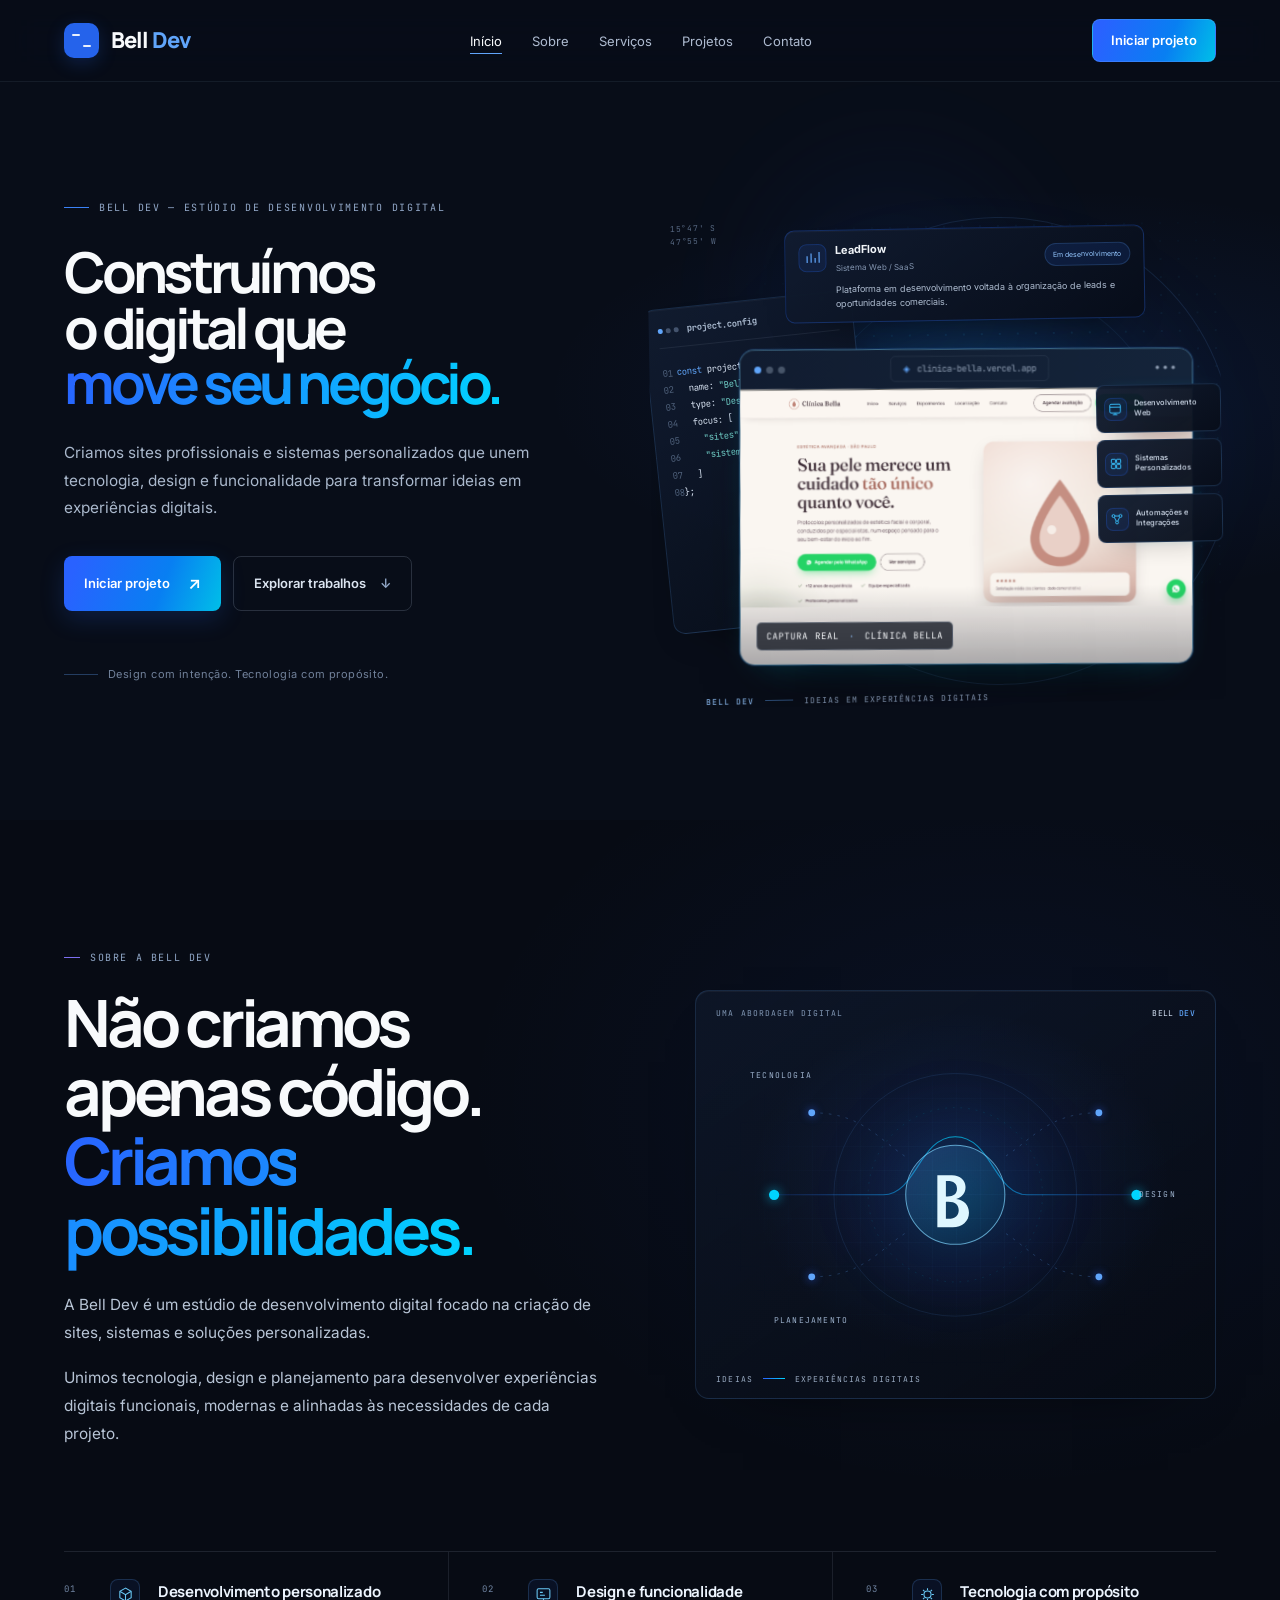
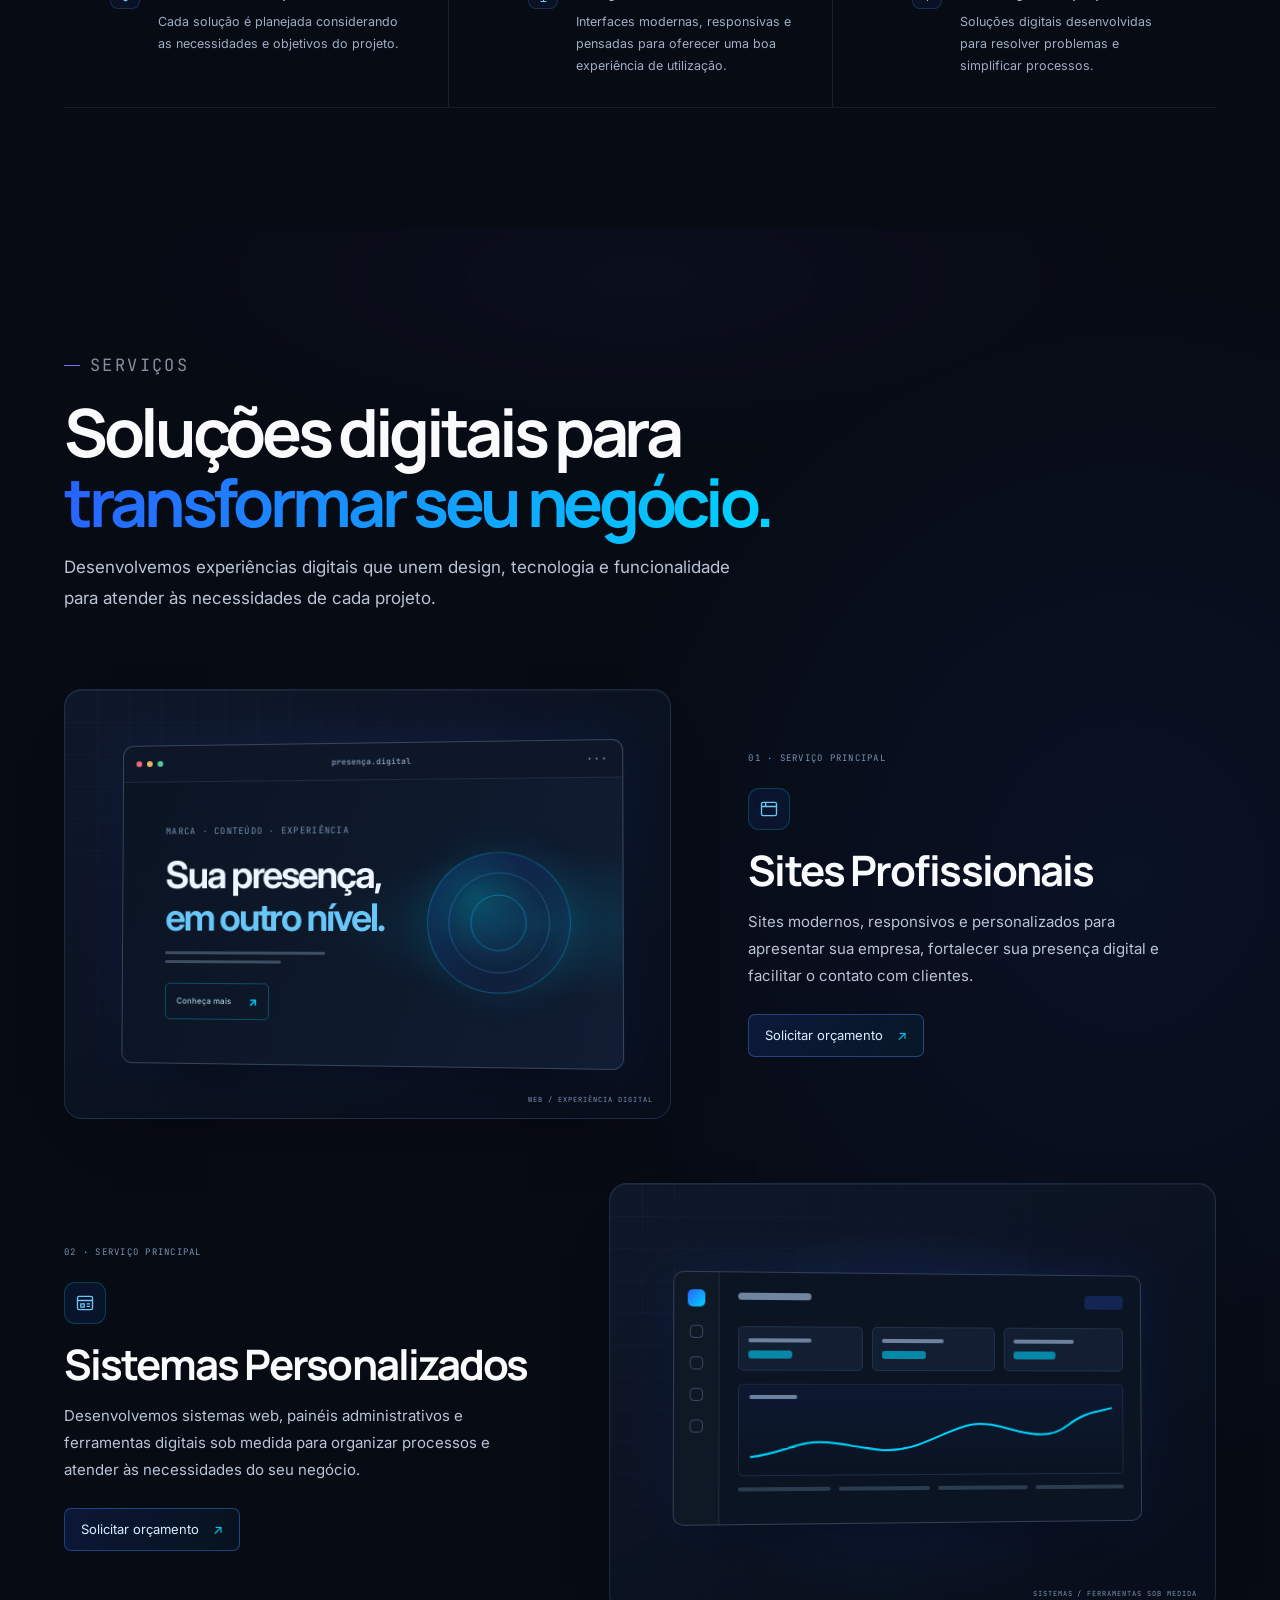
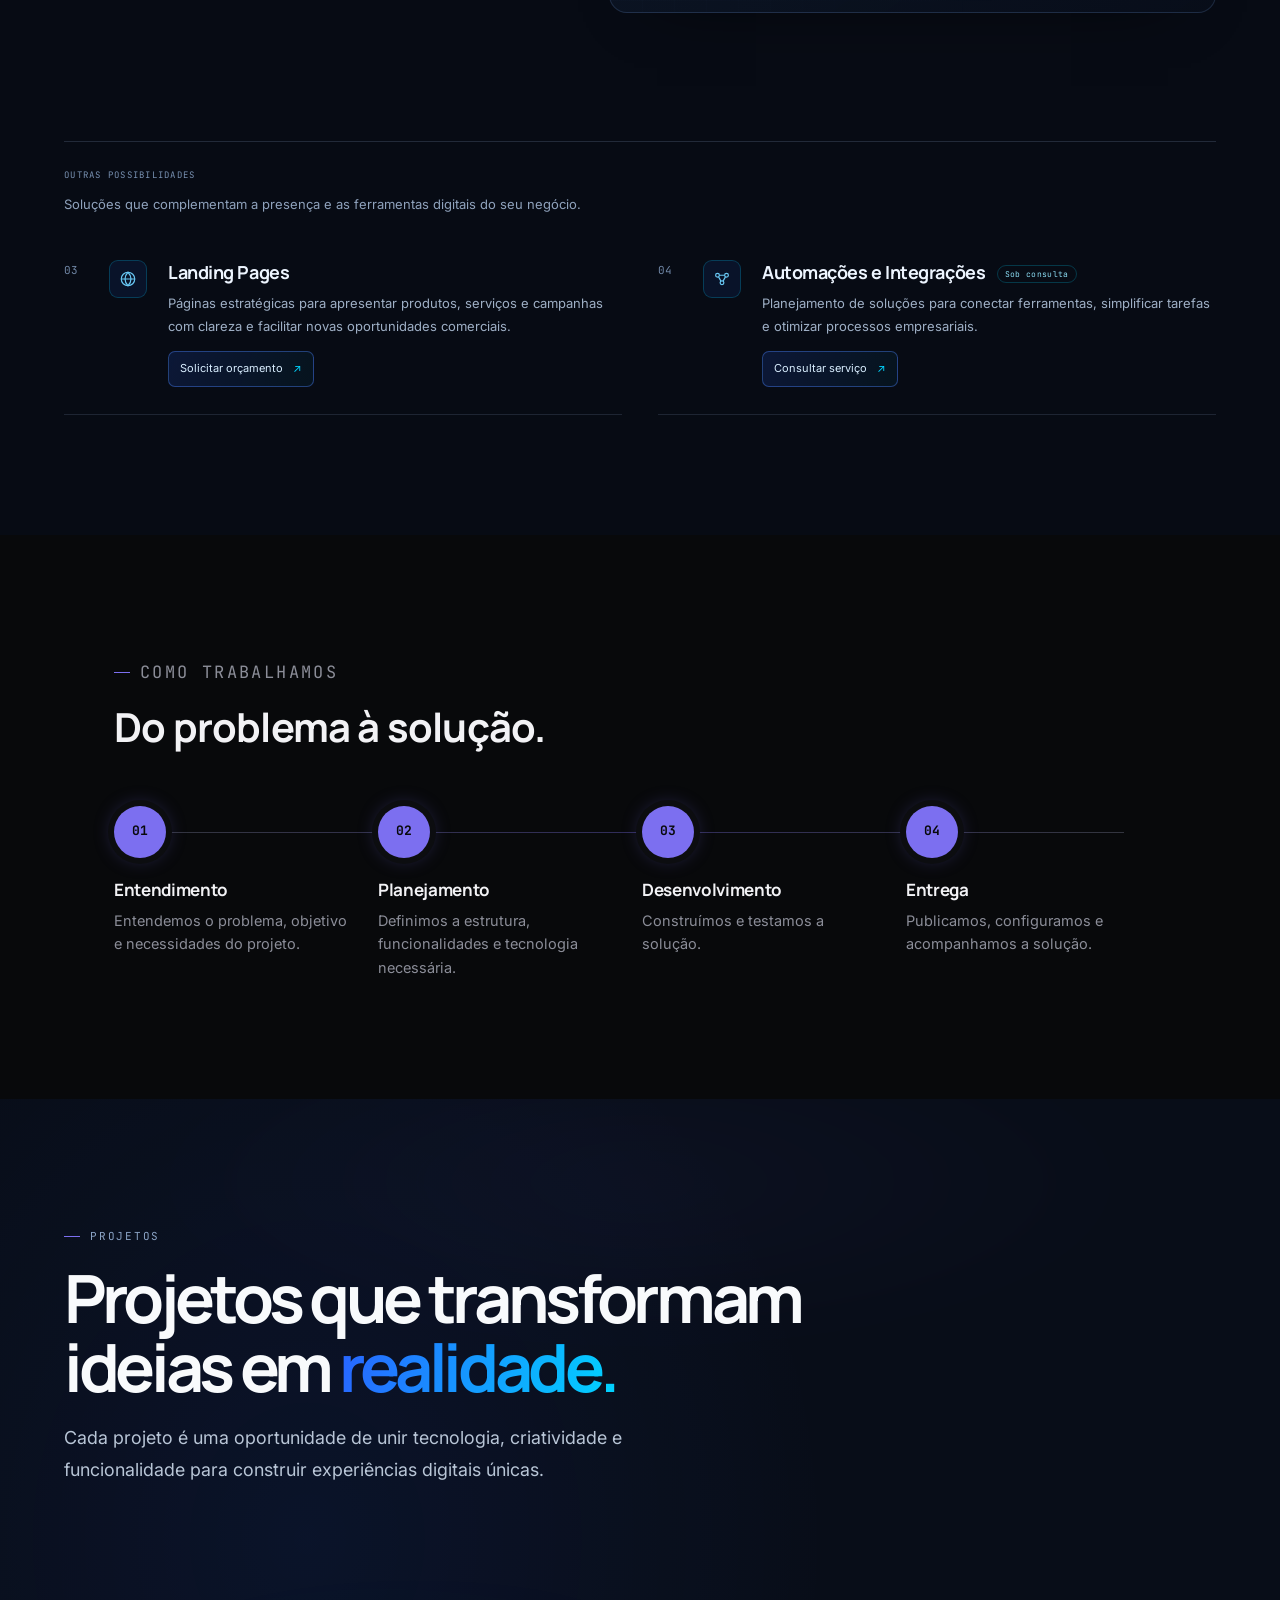
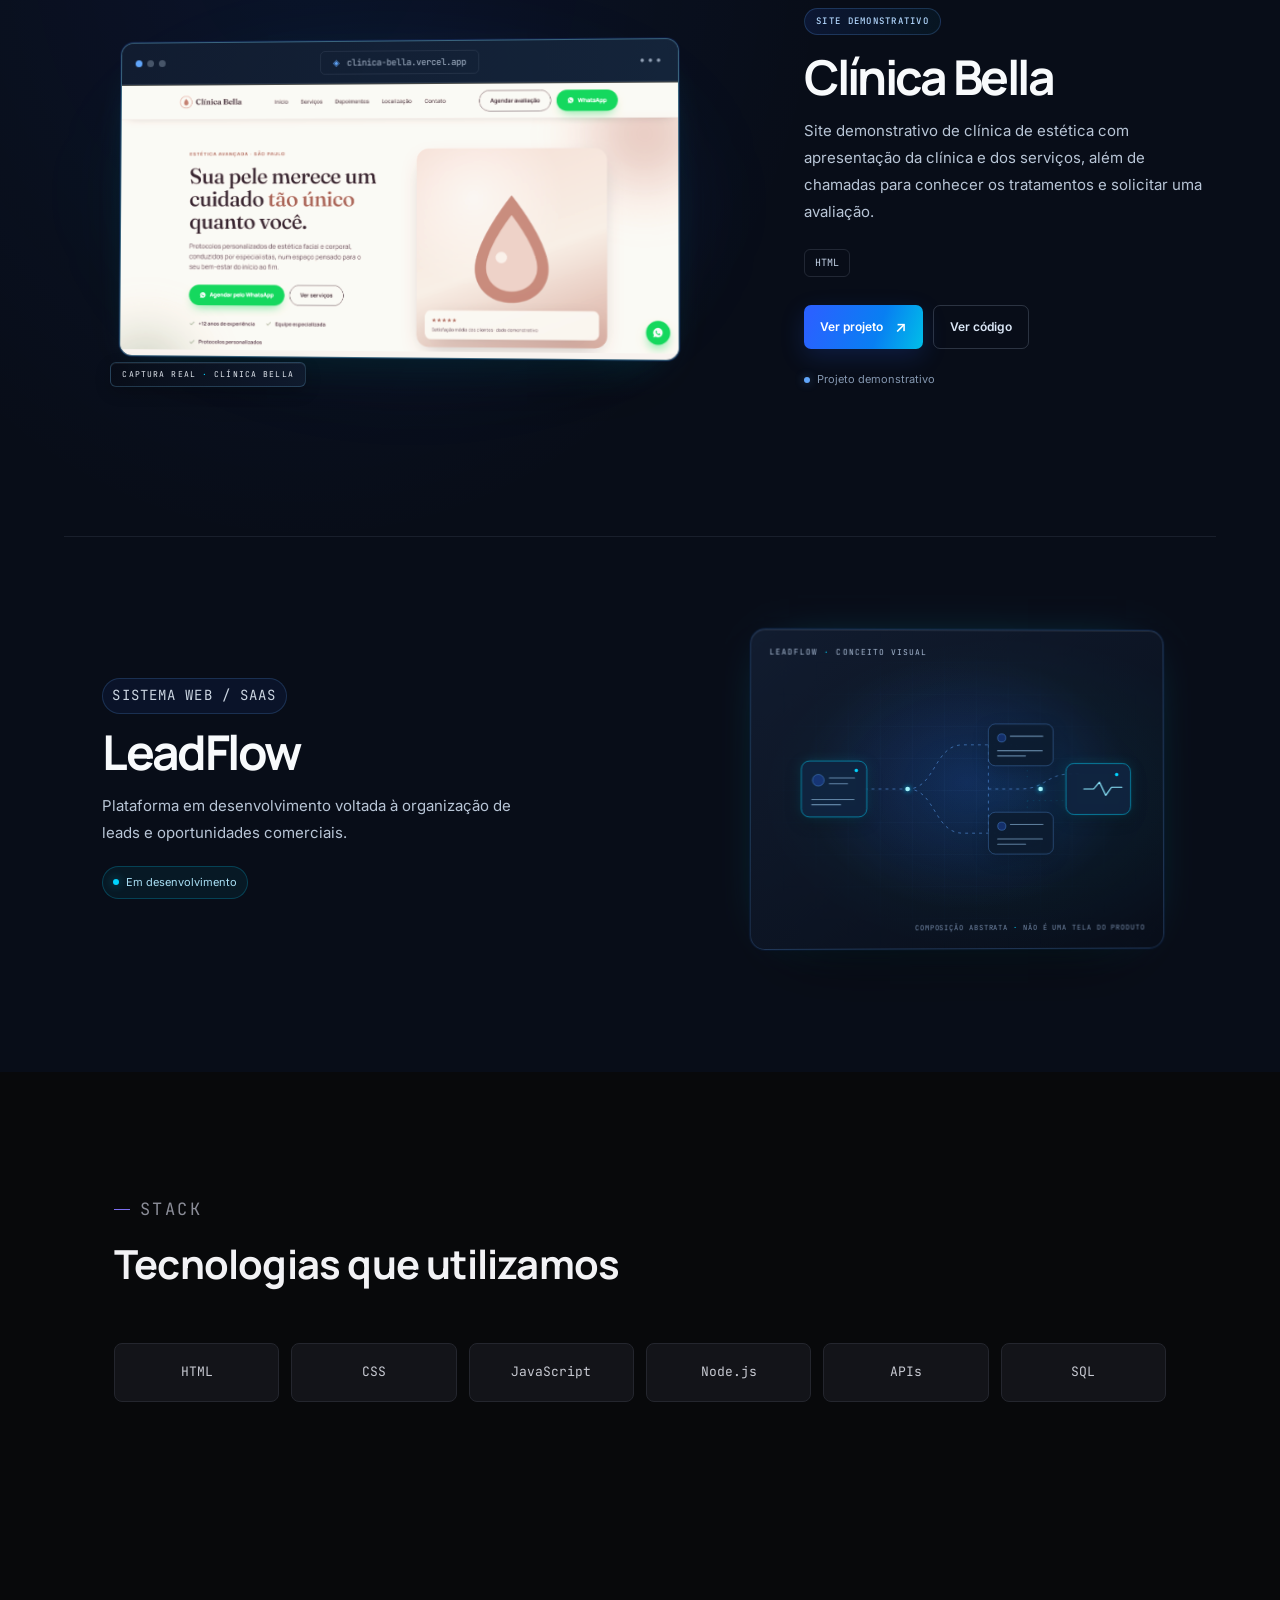
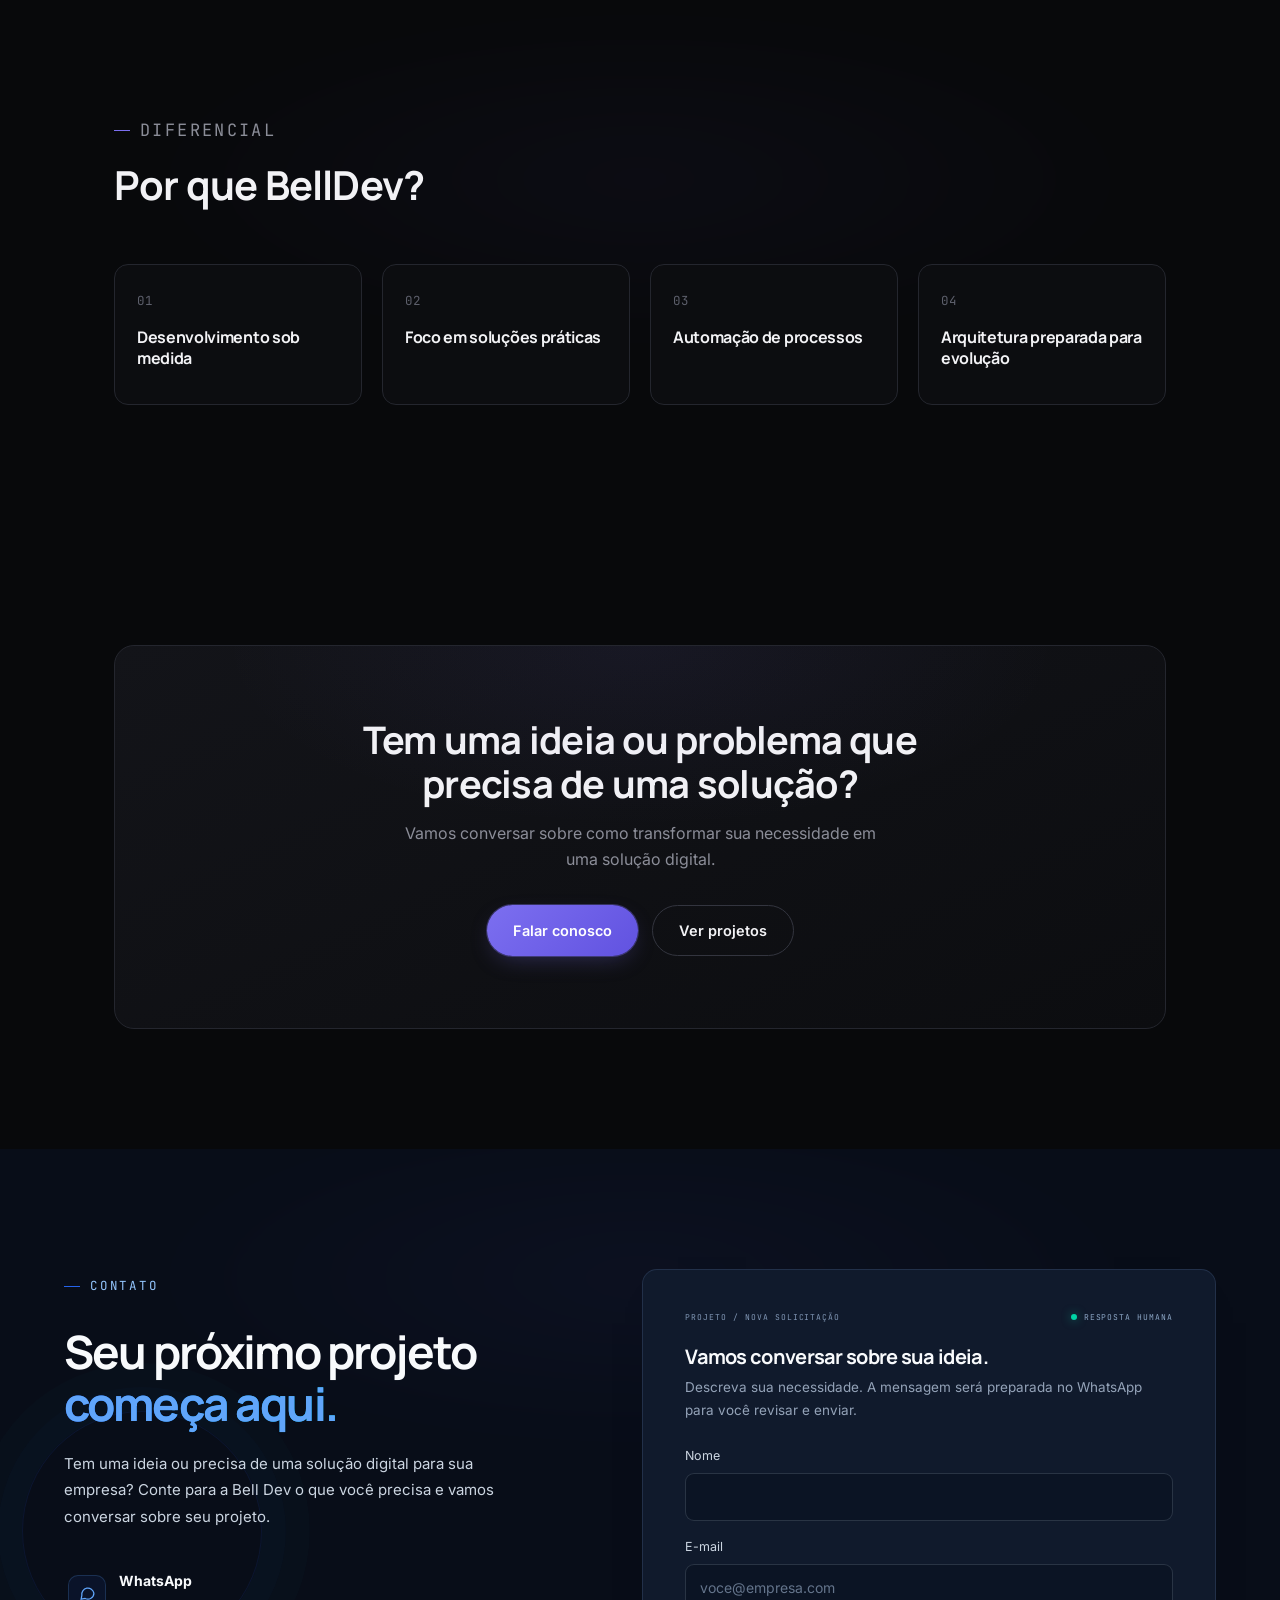
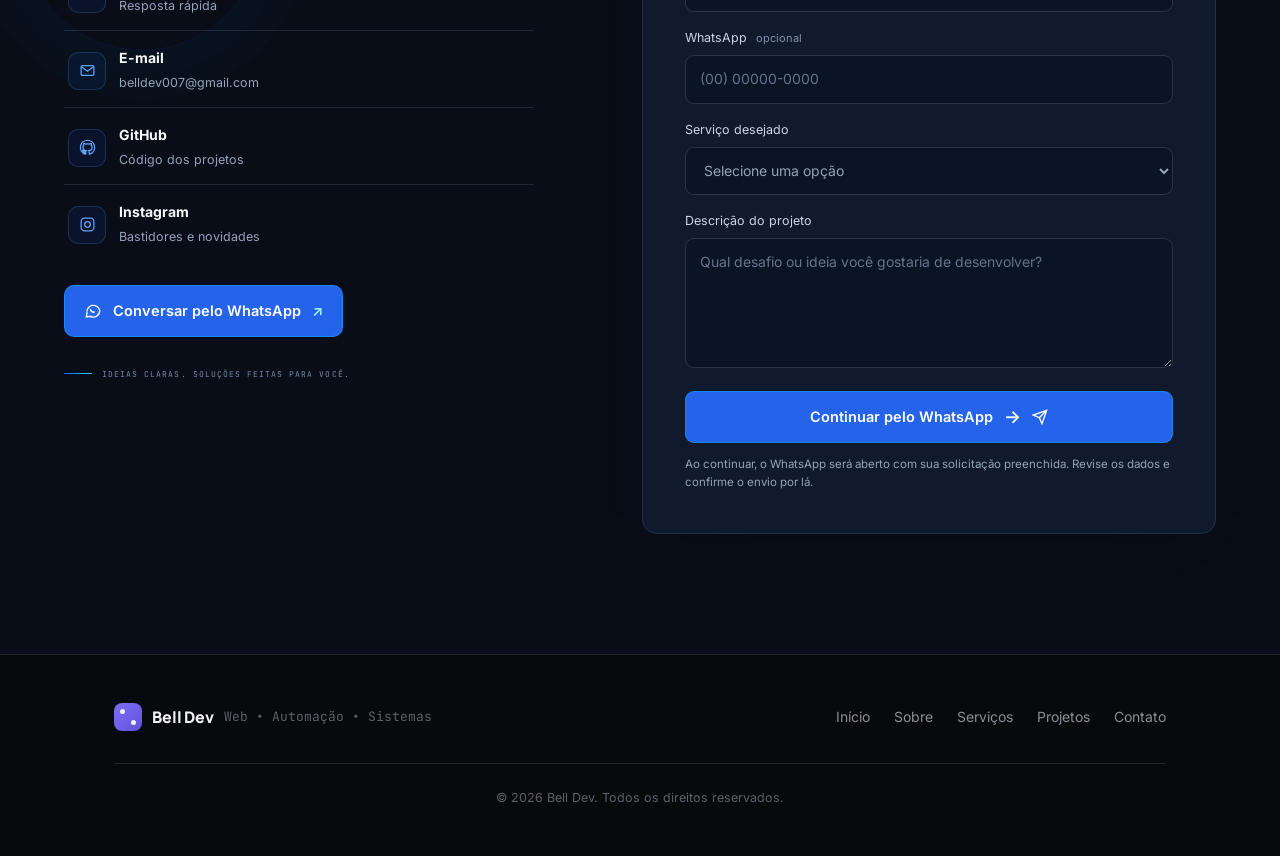
<file: belltech-portfolio/index.html>
<!DOCTYPE html>
<html lang="pt-BR">
<head>
<meta charset="UTF-8">
<meta name="viewport" content="width=device-width, initial-scale=1.0">
<title>BellDev — Desenvolvimento Web, Automação e Sistemas</title>
<meta name="description" content="Desenvolvemos sites, landing pages, sistemas, automações e soluções digitais sob medida para empresas.">
<link rel="icon" type="image/x-icon" href="./favicon.ico">
<link rel="icon" type="image/png" sizes="512x512" href="./belldev-favicon.png">
<link rel="apple-touch-icon" href="./belldev-favicon.png">

<meta property="og:title" content="BellDev — Desenvolvimento Web, Automação e Sistemas">
<meta property="og:description" content="Desenvolvemos sites, landing pages, sistemas, automações e soluções digitais sob medida para empresas.">
<meta property="og:type" content="website">


<link rel="preconnect" href="https://fonts.googleapis.com">
<link rel="preconnect" href="https://fonts.gstatic.com" crossorigin>
<link href="https://fonts.googleapis.com/css2?family=Inter:wght@400;500;600;700&family=Manrope:wght@600;700;800&family=JetBrains+Mono:wght@400;500&display=swap" rel="stylesheet">

<style>
/* =========================================================
   BELLTECH — Design tokens
   ========================================================= */
:root {
  /* Color */
  --bg-0: #08090b;
  --bg-1: #0c0d10;
  --bg-2: #131419;
  --bg-3: #191b21;
  --border: #24262e;
  --border-strong: #33353f;
  --text-0: #f2f2f5;
  --text-1: #c7c9d1;
  --text-2: #8b8d98;
  --text-3: #5d5f6b;

  --accent: #7c6ff0;
  --accent-strong: #6152e0;
  --accent-soft: rgba(124, 111, 240, 0.14);
  --accent-line: rgba(124, 111, 240, 0.35);
  --accent-glow: rgba(124, 111, 240, 0.35);

  /* Type */
  --font-display: "Manrope", "Inter", sans-serif;
  --font-body: "Inter", sans-serif;
  --font-mono: "JetBrains Mono", "SFMono-Regular", Menlo, monospace;

  /* Layout */
  --max-w: 1180px;
  --gutter: clamp(20px, 5vw, 64px);
  --radius-sm: 8px;
  --radius-md: 14px;
  --radius-lg: 20px;
  --header-h: 76px;

  --ease: cubic-bezier(0.16, 1, 0.3, 1);
}

/* =========================================================
   Reset
   ========================================================= */
*, *::before, *::after { box-sizing: border-box; }
* { margin: 0; padding: 0; }

html {
  scroll-behavior: smooth;
  -webkit-text-size-adjust: 100%;
}

body {
  background: var(--bg-0);
  color: var(--text-1);
  font-family: var(--font-body);
  font-size: 16px;
  line-height: 1.6;
  -webkit-font-smoothing: antialiased;
  overflow-x: hidden;
}

img, svg { display: block; max-width: 100%; }
a { color: inherit; text-decoration: none; }
ul { list-style: none; }
button { font: inherit; color: inherit; background: none; border: none; cursor: pointer; }
input, textarea { font: inherit; color: inherit; }

h1, h2, h3, h4 {
  font-family: var(--font-display);
  color: var(--text-0);
  font-weight: 700;
  line-height: 1.15;
  letter-spacing: -0.02em;
}

:focus-visible {
  outline: 2px solid var(--accent);
  outline-offset: 3px;
  border-radius: 4px;
}

.skip-link {
  position: absolute;
  left: 16px;
  top: -60px;
  background: var(--accent);
  color: #fff;
  padding: 10px 18px;
  border-radius: var(--radius-sm);
  z-index: 999;
  transition: top 0.2s var(--ease);
}
.skip-link:focus { top: 16px; }

@media (prefers-reduced-motion: reduce) {
  html { scroll-behavior: auto; }
  *, *::before, *::after {
    animation-duration: 0.001ms !important;
    animation-iteration-count: 1 !important;
    transition-duration: 0.001ms !important;
    scroll-behavior: auto !important;
  }
}

/* =========================================================
   Layout helpers
   ========================================================= */
.wrap {
  width: 100%;
  max-width: var(--max-w);
  margin-inline: auto;
  padding-inline: var(--gutter);
}

section { position: relative; }
section[id] { scroll-margin-top: calc(var(--header-h) + 12px); }

.eyebrow {
  display: inline-flex;
  align-items: center;
  gap: 10px;
  font-family: var(--font-mono);
  font-size: 12.5px;
  letter-spacing: 0.14em;
  text-transform: uppercase;
  color: var(--accent);
  margin-bottom: 18px;
}
.eyebrow::before {
  content: "";
  width: 16px;
  height: 1px;
  background: var(--accent);
}

.section-head {
  max-width: 640px;
  margin-bottom: 56px;
}
.section-head h2 {
  font-size: clamp(28px, 3.6vw, 40px);
  margin-bottom: 14px;
}
.section-head p {
  color: var(--text-2);
  font-size: 17px;
  max-width: 540px;
}

.section-pad { padding-block: clamp(72px, 10vw, 120px); }

.reveal {
  opacity: 0;
  transform: translateY(22px);
  transition: opacity 0.7s var(--ease), transform 0.7s var(--ease);
}
.reveal.is-visible { opacity: 1; transform: translateY(0); }

/* Ambient background glow, used behind a couple of sections */
.glow-field { position: relative; isolation: isolate; }
.glow-field::before {
  content: "";
  position: absolute;
  inset: -10% -10% auto -10%;
  height: 480px;
  background: radial-gradient(closest-side, var(--accent-glow), transparent 70%);
  opacity: 0.12;
  filter: blur(40px);
  z-index: -1;
  pointer-events: none;
}

/* =========================================================
   Buttons
   ========================================================= */
.btn {
  display: inline-flex;
  align-items: center;
  justify-content: center;
  gap: 8px;
  padding: 13px 26px;
  border-radius: 999px;
  font-weight: 600;
  font-size: 14.5px;
  white-space: nowrap;
  transition: transform 0.25s var(--ease), box-shadow 0.25s var(--ease), background 0.25s var(--ease), border-color 0.25s var(--ease);
}
.btn-primary {
  background: linear-gradient(135deg, var(--accent), var(--accent-strong));
  color: #fff;
  box-shadow: 0 0 0 1px var(--accent-line), 0 8px 24px -8px var(--accent-glow);
}
.btn-primary:hover { transform: translateY(-2px); box-shadow: 0 0 0 1px var(--accent-line), 0 14px 30px -8px var(--accent-glow); }
.btn-primary:active { transform: translateY(0); }

.btn-ghost {
  background: transparent;
  color: var(--text-0);
  border: 1px solid var(--border-strong);
}
.btn-ghost:hover { border-color: var(--accent-line); background: var(--accent-soft); transform: translateY(-2px); }

.btn-sm { padding: 9px 18px; font-size: 13.5px; }

.btn svg { width: 16px; height: 16px; transition: transform 0.25s var(--ease); }
.btn:hover svg { transform: translateX(3px); }

/* =========================================================
   Header
   ========================================================= */
.site-header {
  position: fixed;
  top: 0; left: 0; right: 0;
  height: var(--header-h);
  display: flex;
  align-items: center;
  z-index: 100;
  background: rgba(8, 9, 11, 0.6);
  backdrop-filter: blur(14px) saturate(140%);
  -webkit-backdrop-filter: blur(14px) saturate(140%);
  border-bottom: 1px solid transparent;
  transition: border-color 0.3s var(--ease), background 0.3s var(--ease);
}
.site-header.is-scrolled {
  border-bottom-color: var(--border);
  background: rgba(8, 9, 11, 0.86);
}

.header-inner {
  width: 100%;
  display: flex;
  align-items: center;
  justify-content: space-between;
  gap: 24px;
}

.logo {
  font-family: var(--font-display);
  font-weight: 800;
  font-size: 18px;
  letter-spacing: -0.01em;
  color: var(--text-0);
  display: flex;
  align-items: center;
  gap: 10px;
}
.logo .mark {
  width: 28px; height: 28px;
  border-radius: 8px;
  background: linear-gradient(135deg, var(--accent), var(--accent-strong));
  position: relative;
  flex-shrink: 0;
}
.logo .mark::before, .logo .mark::after {
  content: "";
  position: absolute;
  border-radius: 50%;
  background: #fff;
}
.logo .mark::before { width: 5px; height: 5px; top: 6px; left: 6px; opacity: 0.9; }
.logo .mark::after { width: 5px; height: 5px; bottom: 6px; right: 6px; opacity: 0.9; }

.main-nav { display: flex; }
.main-nav ul { display: flex; align-items: center; gap: 6px; }
.main-nav a {
  font-size: 14.5px;
  color: var(--text-1);
  padding: 8px 14px;
  border-radius: 999px;
  transition: color 0.2s var(--ease), background 0.2s var(--ease);
}
.main-nav a:hover { color: var(--text-0); background: var(--bg-2); }
.main-nav a.is-active { color: var(--text-0); background: var(--bg-2); }

.header-cta { display: flex; align-items: center; gap: 14px; }

.mobile-nav { display: none; }

.nav-toggle {
  display: none;
  width: 40px; height: 40px;
  border-radius: var(--radius-sm);
  align-items: center;
  justify-content: center;
  border: 1px solid var(--border);
}
.nav-toggle .bars {
  position: relative;
  width: 18px; height: 12px;
}
.nav-toggle .bars span {
  position: absolute;
  left: 0; right: 0;
  height: 1.5px;
  background: var(--text-0);
  transition: transform 0.3s var(--ease), opacity 0.3s var(--ease), top 0.3s var(--ease);
}
.nav-toggle .bars span:nth-child(1) { top: 0; }
.nav-toggle .bars span:nth-child(2) { top: 5px; }
.nav-toggle .bars span:nth-child(3) { top: 10px; }
.nav-toggle[aria-expanded="true"] .bars span:nth-child(1) { top: 5px; transform: rotate(45deg); }
.nav-toggle[aria-expanded="true"] .bars span:nth-child(2) { opacity: 0; }
.nav-toggle[aria-expanded="true"] .bars span:nth-child(3) { top: 5px; transform: rotate(-45deg); }

/* =========================================================
   Hero
   ========================================================= */
.hero {
  padding-top: calc(var(--header-h) + clamp(48px, 8vw, 96px));
  padding-bottom: clamp(60px, 8vw, 100px);
  position: relative;
  overflow: hidden;
}
.hero::before {
  content: "";
  position: absolute;
  top: -20%;
  right: -10%;
  width: 700px;
  height: 700px;
  background: radial-gradient(closest-side, var(--accent-glow), transparent 70%);
  opacity: 0.16;
  filter: blur(60px);
  pointer-events: none;
}

.hero-grid {
  display: grid;
  grid-template-columns: 1.05fr 0.95fr;
  gap: clamp(32px, 6vw, 60px);
  align-items: center;
}

.hero h1 {
  font-size: clamp(36px, 5.2vw, 60px);
  margin-bottom: 22px;
}
.hero h1 .accent-text {
  background: linear-gradient(100deg, var(--accent), #a89bff 60%);
  -webkit-background-clip: text;
  background-clip: text;
  color: transparent;
}

/* Bell Dev header and hero refinements */
.site-header {
  background: rgba(8, 13, 24, 0.88);
  border-bottom-color: rgba(148, 163, 184, 0.12);
}
.site-header.is-scrolled { background: rgba(8, 13, 24, 0.96); }
.site-header .logo { gap: 11px; letter-spacing: -0.035em; }
.site-header .logo .mark { background: #2563EB; border-radius: 9px; }
.site-header .logo .mark::before { width: 7px; height: 2px; top: 9px; left: 7px; border-radius: 2px; }
.site-header .logo .mark::after { width: 7px; height: 2px; bottom: 9px; right: 7px; border-radius: 2px; }
.site-header .logo-name { color: #f8fafc; }
.site-header .logo-name span { color: #60a5fa; }
.site-header .main-nav a { color: #cbd5e1; }
.site-header .main-nav a:hover,
.site-header .main-nav a.is-active { color: #fff; background: rgba(148, 163, 184, 0.1); }
.site-header .btn-primary,
.hero .btn-primary {
  background: #2563EB;
  color: #fff;
  box-shadow: none;
}
.site-header .btn-primary:hover,
.hero .btn-primary:hover {
  background: #1d4ed8;
  box-shadow: 0 8px 20px rgba(37, 99, 235, 0.2);
}
.site-header .nav-toggle { border-color: rgba(148, 163, 184, 0.25); }
.site-header .mobile-nav { background: rgba(8, 13, 24, 0.98); }
.site-header :focus-visible,
.hero :focus-visible { outline-color: #60a5fa; }

.hero {
  --hero-blue: #2563EB;
  padding-top: calc(var(--header-h) + clamp(72px, 10vw, 112px));
  padding-bottom: clamp(72px, 9vw, 112px);
  background: #080d18;
}
.hero::before {
  width: 520px;
  height: 520px;
  opacity: 0.07;
  filter: blur(48px);
}
.hero .eyebrow { color: #93c5fd; }
.hero .eyebrow::before { background: #2563EB; }
.hero-copy { max-width: 640px; }
.hero h1 {
  max-width: 650px;
  font-size: clamp(42px, 5.3vw, 66px);
  line-height: 1.08;
  letter-spacing: -0.045em;
  margin-bottom: 24px;
}
.hero h1 .accent-text {
  background: none;
  color: #60a5fa;
}
.hero-lede {
  max-width: 590px;
  color: #cbd5e1;
  line-height: 1.75;
  margin-bottom: 32px;
}
.hero-actions { gap: 14px; }
.hero-actions .btn { min-height: 52px; border-radius: 10px; }
.hero .btn-primary { background: var(--hero-blue); }
.hero .btn-primary:hover { background: #1d4ed8; }
.hero .btn-ghost {
  border-color: rgba(148, 163, 184, 0.32);
  color: #e2e8f0;
}
.hero .btn-ghost:hover {
  border-color: rgba(96, 165, 250, 0.7);
  background: rgba(37, 99, 235, 0.08);
}
.hero .scroll-hint { color: #94a3b8; }
.hero .scroll-hint .line::after { background: #2563EB; }
.hero-visual { perspective: 900px; }
.hero .hv-lines path { stroke: rgba(96, 165, 250, 0.3); animation: none; }
.hero .hv-node {
  background: #60a5fa;
  box-shadow: 0 0 0 4px rgba(37, 99, 235, 0.12);
  animation: none;
}
.hero .hv-panel {
  background: #101a2c;
  border-color: rgba(148, 163, 184, 0.2);
  box-shadow: 0 18px 42px -28px rgba(0, 0, 0, 0.75);
  animation: none;
}
.hero .hv-panel-label .dot { background: #3b82f6; }
.hero .hv-bars span { background: #2563EB; opacity: 0.85; }
.hero .hv-lines-rows i:nth-child(3) {
  background: rgba(37, 99, 235, 0.12);
  border-color: rgba(96, 165, 250, 0.35);
}
.hero .hv-code .k { color: #60a5fa; }
.hero .hv-code .s { color: #93c5fd; }

.hero-lede {
  font-size: clamp(16px, 1.6vw, 18.5px);
  color: var(--text-2);
  max-width: 520px;
  margin-bottom: 34px;
}

.hero-actions { display: flex; gap: 14px; flex-wrap: wrap; }

.scroll-hint {
  display: flex;
  align-items: center;
  gap: 10px;
  margin-top: 56px;
  color: var(--text-3);
  font-family: var(--font-mono);
  font-size: 12px;
  letter-spacing: 0.1em;
  text-transform: uppercase;
}
.scroll-hint .line {
  width: 28px; height: 1px;
  background: var(--border-strong);
  position: relative;
  overflow: hidden;
}
.scroll-hint .line::after {
  content: "";
  position: absolute;
  inset: 0;
  background: var(--accent);
  transform: translateX(-100%);
  animation: scroll-line 2.2s var(--ease) infinite;
}
@keyframes scroll-line {
  0% { transform: translateX(-100%); }
  50% { transform: translateX(0); }
  100% { transform: translateX(100%); }
}

/* --- Hero signature visual: connected systems panel --- */
.hero-visual {
  position: relative;
  height: clamp(320px, 38vw, 460px);
}
.hv-stage {
  position: relative;
  width: 100%;
  height: 100%;
  transform-style: preserve-3d;
}
.hv-lines {
  position: absolute;
  inset: 0;
  width: 100%;
  height: 100%;
  overflow: visible;
}
.hv-lines path {
  fill: none;
  stroke: url(#lineGrad);
  stroke-width: 1.4;
  stroke-dasharray: 6 8;
  opacity: 0.55;
  animation: dash-flow 5s linear infinite;
}
@keyframes dash-flow { to { stroke-dashoffset: -140; } }

.hv-node {
  position: absolute;
  width: 8px; height: 8px;
  border-radius: 50%;
  background: var(--accent);
  box-shadow: 0 0 0 4px var(--accent-soft), 0 0 16px var(--accent-glow);
  animation: float-y 6s ease-in-out infinite;
}

.hv-panel {
  position: absolute;
  background: linear-gradient(180deg, var(--bg-3), var(--bg-2));
  border: 1px solid var(--border);
  border-radius: var(--radius-md);
  box-shadow: 0 20px 50px -20px rgba(0, 0, 0, 0.6);
  padding: 16px;
  animation: float-y 7s ease-in-out infinite;
}
.hv-panel.p1 { top: 6%; left: 4%; width: 54%; animation-delay: 0s; }
.hv-panel.p2 { bottom: 8%; left: 20%; width: 46%; animation-delay: 1.2s; }
.hv-panel.p3 { top: 34%; right: 0%; width: 40%; animation-delay: 2.4s; }

@keyframes float-y {
  0%, 100% { transform: translateY(0); }
  50% { transform: translateY(-10px); }
}

.hv-panel-label {
  font-family: var(--font-mono);
  font-size: 10.5px;
  letter-spacing: 0.08em;
  text-transform: uppercase;
  color: var(--text-3);
  display: flex;
  align-items: center;
  gap: 6px;
  margin-bottom: 12px;
}
.hv-panel-label .dot { width: 6px; height: 6px; border-radius: 50%; background: var(--accent); }

.hv-bars { display: flex; align-items: flex-end; gap: 6px; height: 44px; }
.hv-bars span { flex: 1; background: linear-gradient(180deg, var(--accent), var(--accent-strong)); border-radius: 3px; opacity: 0.85; }

.hv-lines-rows { display: flex; flex-direction: column; gap: 8px; }
.hv-lines-rows i { display: block; height: 6px; border-radius: 3px; background: var(--bg-1); border: 1px solid var(--border); }
.hv-lines-rows i:nth-child(1) { width: 90%; }
.hv-lines-rows i:nth-child(2) { width: 65%; }
.hv-lines-rows i:nth-child(3) { width: 78%; background: var(--accent-soft); border-color: var(--accent-line); }

.hv-code { font-family: var(--font-mono); font-size: 11.5px; line-height: 1.9; color: var(--text-2); }
.hv-code .k { color: var(--accent); }
.hv-code .s { color: #9fe3c3; }

/* =========================================================
   About
   ========================================================= */
.about-grid {
  display: grid;
  grid-template-columns: 1fr 0.85fr;
  gap: clamp(40px, 6vw, 80px);
  align-items: start;
}
.about-copy h2 { font-size: clamp(26px, 3.4vw, 36px); margin-bottom: 20px; max-width: 480px; }
.about-copy p { color: var(--text-2); margin-bottom: 16px; max-width: 500px; font-size: 16px; }

.about-tags { display: flex; gap: 10px; margin-top: 28px; flex-wrap: wrap; }
.about-tags span {
  font-family: var(--font-mono);
  font-size: 12.5px;
  letter-spacing: 0.04em;
  padding: 8px 14px;
  border-radius: 999px;
  border: 1px solid var(--border);
  color: var(--text-1);
  background: var(--bg-2);
}

.about-visual {
  border: 1px solid var(--border);
  border-radius: var(--radius-lg);
  background: linear-gradient(180deg, var(--bg-2), var(--bg-1));
  padding: 26px;
}
.about-visual-row {
  display: flex;
  justify-content: space-between;
  align-items: center;
  padding: 13px 0;
  border-bottom: 1px solid var(--border);
  font-size: 14px;
}
.about-visual-row:last-child { border-bottom: none; }
.about-visual-row span:first-child { color: var(--text-2); }
.about-visual-row span:last-child { color: var(--text-0); font-family: var(--font-mono); font-size: 13px; }
.pill {
  display: inline-block;
  width: 8px; height: 8px;
  border-radius: 50%;
  background: var(--accent);
  margin-right: 8px;
  box-shadow: 0 0 10px var(--accent-glow);
}

/* =========================================================
   Services
   ========================================================= */
.services-grid {
  display: grid;
  grid-template-columns: repeat(2, minmax(0, 1fr));
  gap: 20px;
}
.card {
  border: 1px solid var(--border);
  background: var(--bg-2);
  border-radius: var(--radius-md);
  padding: 28px 26px;
  transition: transform 0.3s var(--ease), border-color 0.3s var(--ease), background 0.3s var(--ease), box-shadow 0.3s var(--ease);
  position: relative;
}
.card:hover {
  transform: translateY(-4px);
  border-color: var(--accent-line);
  background: var(--bg-3);
  box-shadow: 0 20px 40px -24px rgba(0,0,0,0.55), 0 0 0 1px var(--accent-line) inset;
}
.card-icon {
  width: 44px; height: 44px;
  border-radius: 12px;
  display: flex; align-items: center; justify-content: center;
  background: var(--accent-soft);
  border: 1px solid var(--accent-line);
  margin-bottom: 20px;
  color: var(--accent);
}
.card-icon svg { width: 20px; height: 20px; }
.card h3 { font-size: 18px; margin-bottom: 10px; }
.card p { color: var(--text-2); font-size: 14.5px; margin-bottom: 18px; }
.card-link {
  display: inline-flex;
  align-items: center;
  gap: 6px;
  font-size: 13.5px;
  font-weight: 600;
  color: var(--text-1);
  transition: gap 0.2s var(--ease), color 0.2s var(--ease);
}
.card:hover .card-link { color: var(--accent); gap: 9px; }
.card-link svg { width: 14px; height: 14px; }

.services-section { background: #080d18; }
.services-section .section-head h2 .accent-text { color: #60a5fa; }
.services-section .section-head > p:last-child {
  max-width: 680px;
  color: #cbd5e1;
}
.services-section .services-grid { gap: 18px; }
.services-section .card {
  display: flex;
  flex-direction: column;
  min-height: 310px;
  padding: clamp(24px, 3vw, 34px);
  border-color: rgba(96, 128, 178, 0.22);
  border-radius: 16px;
  background: #101a2c;
  box-shadow: 0 12px 32px -28px rgba(0, 0, 0, 0.8);
}
.services-section .card:hover {
  transform: translateY(-3px);
  border-color: rgba(96, 165, 250, 0.48);
  background: #111d32;
  box-shadow: 0 18px 36px -28px rgba(37, 99, 235, 0.32);
}
.services-section .card-icon {
  width: 48px;
  height: 48px;
  margin-bottom: 22px;
  color: #60a5fa;
  background: rgba(37, 99, 235, 0.1);
  border-color: rgba(96, 165, 250, 0.22);
  border-radius: 12px;
}
.services-section .card h3 {
  margin-bottom: 10px;
  color: #f8fafc;
  font-size: 19px;
  letter-spacing: -0.02em;
}
.services-section .card p {
  margin-bottom: 24px;
  color: #cbd5e1;
  font-size: 14.5px;
  line-height: 1.75;
}
.services-section .card-link {
  align-self: flex-start;
  gap: 8px;
  margin-top: auto;
  padding: 9px 12px;
  border: 1px solid rgba(96, 165, 250, 0.32);
  border-radius: 8px;
  color: #bfdbfe;
  font-size: 13px;
  transition: color 0.2s var(--ease), border-color 0.2s var(--ease), background 0.2s var(--ease);
}
.services-section .card:hover .card-link {
  gap: 8px;
  border-color: rgba(96, 165, 250, 0.58);
  color: #fff;
  background: rgba(37, 99, 235, 0.12);
}
.services-section .card-link svg { width: 16px; height: 16px; }
.services-section .card-link:focus-visible { outline-color: #60a5fa; }

/* =========================================================
   Process
   ========================================================= */
.process-track {
  display: grid;
  grid-template-columns: repeat(4, 1fr);
  gap: 4px;
  position: relative;
}
.process-track::before {
  content: "";
  position: absolute;
  top: 26px;
  left: 4%;
  right: 4%;
  height: 1px;
  background: linear-gradient(90deg, var(--border-strong), var(--accent-line), var(--border-strong));
}
.process-step { padding-right: 18px; position: relative; }
.process-num {
  font-family: var(--font-mono);
  font-size: 13px;
  color: var(--bg-0);
  background: var(--accent);
  width: 52px; height: 52px;
  border-radius: 50%;
  display: flex; align-items: center; justify-content: center;
  margin-bottom: 22px;
  position: relative; z-index: 2;
  box-shadow: 0 0 0 6px var(--bg-1), 0 0 20px var(--accent-glow);
  font-weight: 700;
}
.process-step h3 { font-size: 17px; margin-bottom: 10px; }
.process-step p { color: var(--text-2); font-size: 14.5px; }

/* =========================================================
   Projects
   ========================================================= */
.projects-list {
  display: grid;
  grid-template-columns: repeat(3, minmax(0, 1fr));
  gap: 20px;
}
.project-card {
  display: flex;
  flex-direction: column;
  border: 1px solid var(--border);
  border-radius: var(--radius-lg);
  background: var(--bg-2);
  overflow: hidden;
  transition: border-color 0.3s var(--ease), transform 0.3s var(--ease), box-shadow 0.3s var(--ease);
}
.project-card:hover {
  border-color: rgba(96, 165, 250, 0.42);
  transform: translateY(-3px);
  box-shadow: 0 18px 38px -28px rgba(37, 99, 235, 0.28);
}

.project-media {
  position: relative;
  aspect-ratio: 16 / 9;
  min-height: 0;
  padding: 18px;
  display: flex;
  align-items: center;
  justify-content: center;
  border-bottom: 1px solid var(--border);
  background: #0b1424;
}
.project-image-wrap {
  width: 100%;
  height: 100%;
  overflow: hidden;
  border: 1px solid var(--border);
  border-radius: var(--radius-md);
  background: var(--bg-1);
}
.project-image-wrap img {
  width: 100%;
  height: 100%;
  object-fit: cover;
  object-position: top center;
  transition: transform 0.4s var(--ease);
}
.project-card:hover .project-image-wrap img { transform: scale(1.025); }

.project-body {
  height: 100%;
  padding: 24px;
  display: flex;
  flex-direction: column;
  align-items: flex-start;
}
.project-tag {
  display: inline-flex;
  align-items: center;
  width: fit-content;
  padding: 5px 9px;
  border: 1px solid rgba(96, 165, 250, 0.2);
  border-radius: 999px;
  background: rgba(37, 99, 235, 0.08);
  font-family: var(--font-mono);
  font-size: 10.5px;
  letter-spacing: 0.08em;
  text-transform: uppercase;
  color: #93c5fd;
  margin-bottom: 14px;
}
.project-body h3 { font-size: 21px; margin-bottom: 10px; }
.project-body > p:not(.project-status) {
  color: #cbd5e1;
  font-size: 14px;
  line-height: 1.7;
  margin-bottom: 18px;
}

.project-stack { display: flex; flex-wrap: wrap; gap: 7px; margin-bottom: 20px; }
.project-stack span {
  font-family: var(--font-mono);
  font-size: 10.5px;
  padding: 5px 9px;
  border-radius: 6px;
  border: 1px solid rgba(148, 163, 184, 0.18);
  color: #cbd5e1;
}

.project-actions { display: flex; gap: 9px; margin-top: auto; flex-wrap: wrap; }
.project-actions .btn {
  border-color: rgba(148, 163, 184, 0.28);
  border-radius: 8px;
}
.projects-section .section-head h2 .accent-text { color: #60a5fa; }
.projects-section .section-head > p:last-child { max-width: 720px; color: #cbd5e1; }
.project-status {
  display: inline-flex;
  align-items: center;
  gap: 7px;
  margin-top: 16px;
  padding: 6px 10px;
  border: 1px solid rgba(148, 163, 184, 0.2);
  border-radius: 999px;
  color: #cbd5e1;
  font-size: 11.5px;
}
.project-status::before {
  content: "";
  width: 6px;
  height: 6px;
  border-radius: 50%;
  background: #94a3b8;
}
.project-status.is-in-progress {
  color: #bfdbfe;
  border-color: rgba(96, 165, 250, 0.3);
  background: rgba(37, 99, 235, 0.08);
}
.project-status.is-in-progress::before { background: #60a5fa; }
.project-placeholder {
  display: flex;
  flex-direction: column;
  align-items: center;
  justify-content: center;
  gap: 12px;
  width: 100%;
  height: 100%;
  min-height: 170px;
  border: 1px dashed rgba(96, 165, 250, 0.22);
  border-radius: var(--radius-md);
  color: #94a3b8;
  font-size: 12px;
  text-align: center;
}
.project-placeholder svg { width: 30px; height: 30px; color: #60a5fa; }
.project-placeholder strong { display: block; color: #e2e8f0; font-size: 14px; font-weight: 600; }

.demo-badge {
  display: inline-flex;
  align-items: center;
  gap: 6px;
  font-size: 12px;
  color: var(--text-3);
  margin-top: 14px;
}
.demo-badge svg { width: 13px; height: 13px; }

/* mockup mini UI inside project-media */
.mockup { width: 100%; max-width: 320px; border-radius: var(--radius-sm); border: 1px solid var(--border); background: var(--bg-0); overflow: hidden; box-shadow: 0 30px 60px -30px rgba(0,0,0,0.7); }
.mockup-bar { display: flex; gap: 6px; padding: 10px 12px; border-bottom: 1px solid var(--border); }
.mockup-bar i { width: 8px; height: 8px; border-radius: 50%; background: var(--border-strong); }
.mockup-body { padding: 16px; }
.mockup-body .block { height: 10px; border-radius: 4px; background: var(--bg-2); margin-bottom: 8px; }
.mockup-body .block.w60 { width: 60%; }
.mockup-body .block.w80 { width: 80%; }
.mockup-body .block.accent { background: var(--accent-soft); border: 1px solid var(--accent-line); }
.mockup-grid { display: grid; grid-template-columns: repeat(3,1fr); gap: 8px; margin-top: 12px; }
.mockup-grid .cell { height: 40px; border-radius: 6px; background: var(--bg-2); border: 1px solid var(--border); }
.mockup-kpi { display:flex; gap:8px; margin-top:12px; }
.mockup-kpi .k { flex:1; padding:10px; border-radius:8px; background: var(--bg-2); border:1px solid var(--border); }
.mockup-kpi .k b { display:block; font-family: var(--font-mono); color: var(--text-0); font-size: 14px; }
.mockup-kpi .k small { color: var(--text-3); font-size: 10.5px; }
.mockup-flow { display:flex; align-items:center; justify-content:space-between; margin-top: 14px; }
.mockup-flow .node { width: 34px; height: 34px; border-radius: 8px; background: var(--bg-2); border: 1px solid var(--accent-line); display:flex; align-items:center; justify-content:center; color: var(--accent); font-family: var(--font-mono); font-size: 11px; }
.mockup-flow .arrow { flex: 1; height: 1px; background: var(--border-strong); margin: 0 6px; position: relative; }
.mockup-flow .arrow::after { content: ""; position: absolute; right: 0; top: -3px; width: 6px; height: 6px; border-top: 1px solid var(--accent); border-right: 1px solid var(--accent); transform: rotate(45deg); }

/* =========================================================
   Tech grid
   ========================================================= */
.tech-grid {
  display: grid;
  grid-template-columns: repeat(6, 1fr);
  gap: 12px;
}
.tech-chip {
  border: 1px solid var(--border);
  background: var(--bg-2);
  border-radius: var(--radius-sm);
  padding: 18px 12px;
  text-align: center;
  font-family: var(--font-mono);
  font-size: 13px;
  color: var(--text-1);
  transition: border-color 0.25s var(--ease), color 0.25s var(--ease), transform 0.25s var(--ease);
}
.tech-chip:hover { border-color: var(--accent-line); color: var(--text-0); transform: translateY(-2px); }

/* =========================================================
   Differentiators
   ========================================================= */
.diff-grid {
  display: grid;
  grid-template-columns: repeat(4, 1fr);
  gap: 20px;
}
.diff-card { padding: 26px 22px; border: 1px solid var(--border); border-radius: var(--radius-md); background: var(--bg-1); }
.diff-num { font-family: var(--font-mono); color: var(--text-3); font-size: 12.5px; margin-bottom: 16px; }
.diff-card h3 { font-size: 16px; margin-bottom: 8px; line-height: 1.35; }

/* =========================================================
   CTA
   ========================================================= */
.cta-section {
  border-radius: var(--radius-lg);
  border: 1px solid var(--border);
  background: linear-gradient(155deg, var(--bg-2), var(--bg-1));
  padding: clamp(40px, 6vw, 72px);
  text-align: center;
  position: relative;
  overflow: hidden;
}
.cta-section::before {
  content: "";
  position: absolute;
  inset: 0;
  background: radial-gradient(600px 260px at 50% 0%, var(--accent-glow), transparent 70%);
  opacity: 0.18;
  pointer-events: none;
}
.cta-section h2 { font-size: clamp(26px, 3.6vw, 38px); max-width: 640px; margin: 0 auto 16px; }
.cta-section p { color: var(--text-2); max-width: 480px; margin: 0 auto 32px; font-size: 16px; }
.cta-actions { display: flex; gap: 14px; justify-content: center; flex-wrap: wrap; }

/* =========================================================
   Contact
   ========================================================= */
.contact-grid {
  display: grid;
  grid-template-columns: 0.9fr 1.1fr;
  gap: clamp(40px, 6vw, 72px);
}
.contact-info h2 { font-size: clamp(26px, 3.4vw, 36px); margin-bottom: 16px; }
.contact-info p { color: var(--text-2); margin-bottom: 30px; max-width: 420px; }

.contact-channels { display: flex; flex-direction: column; gap: 4px; }
.contact-channel {
  display: flex;
  align-items: center;
  gap: 14px;
  padding: 14px 4px;
  border-bottom: 1px solid var(--border);
  transition: gap 0.2s var(--ease), color 0.2s var(--ease);
}
.contact-channel:last-child { border-bottom: none; }
.contact-channel:hover { gap: 18px; color: var(--accent); }
.contact-channel .ci {
  width: 38px; height: 38px;
  border-radius: 10px;
  border: 1px solid var(--border);
  display: flex; align-items: center; justify-content: center;
  color: var(--accent);
  flex-shrink: 0;
}
.contact-channel .ci svg { width: 17px; height: 17px; }
.contact-channel .ct b { display: block; color: var(--text-0); font-size: 14.5px; }
.contact-channel .ct span { color: var(--text-3); font-size: 13px; }

.contact-form {
  border: 1px solid var(--border);
  background: var(--bg-2);
  border-radius: var(--radius-lg);
  padding: clamp(24px, 3vw, 34px);
}
.field { margin-bottom: 18px; }
.field label {
  display: block;
  font-size: 13px;
  color: var(--text-2);
  margin-bottom: 8px;
  font-family: var(--font-mono);
  letter-spacing: 0.02em;
}
.field input, .field textarea {
  width: 100%;
  background: var(--bg-0);
  border: 1px solid var(--border);
  border-radius: var(--radius-sm);
  padding: 13px 14px;
  color: var(--text-0);
  font-size: 14.5px;
  transition: border-color 0.2s var(--ease), background 0.2s var(--ease);
}
.field input:hover, .field textarea:hover { border-color: var(--border-strong); }
.field input:focus, .field textarea:focus { border-color: var(--accent); background: var(--bg-1); outline: none; }
.field textarea { resize: vertical; min-height: 110px; }

.form-row { display: grid; grid-template-columns: 1fr 1fr; gap: 16px; }
.form-note { font-size: 12.5px; color: var(--text-3); margin-top: 14px; }
.form-status {
  margin-top: 16px;
  font-size: 13.5px;
  padding: 12px 14px;
  border-radius: var(--radius-sm);
  border: 1px solid var(--border);
  color: var(--text-1);
  display: none;
}
.form-status.is-visible { display: block; }
.form-status.ok { border-color: var(--accent-line); color: var(--text-0); background: var(--accent-soft); }

#contato {
  background: #080d18;
  --contact-blue: #2563EB;
}
#contato .contact-grid { align-items: start; }
#contato .contact-info .eyebrow { color: #93c5fd; }
#contato .contact-info .eyebrow::before { background: var(--contact-blue); }
#contato .contact-info h2 {
  max-width: 520px;
  font-size: clamp(32px, 4vw, 46px);
  line-height: 1.12;
  letter-spacing: -0.04em;
}
#contato .contact-title-accent { color: #60a5fa; }
#contato .contact-info > p:not(.eyebrow) {
  max-width: 480px;
  color: #cbd5e1;
  line-height: 1.75;
}
#contato .contact-channel { border-color: rgba(148, 163, 184, 0.16); }
#contato .contact-channel .ci {
  color: #60a5fa;
  border-color: rgba(96, 165, 250, 0.2);
  background: rgba(37, 99, 235, 0.08);
}
#contato .contact-channel .ct b { color: #f8fafc; }
#contato .contact-channel .ct span { color: #94a3b8; }
#contato .contact-channel:hover .ct b { color: #93c5fd; }
#contato .contact-whatsapp {
  margin-top: 24px;
  border-radius: 10px;
  background: #2563EB;
  box-shadow: none;
}
#contato .contact-whatsapp:hover { background: #1d4ed8; box-shadow: 0 8px 20px rgba(37, 99, 235, 0.2); }
#contato .contact-form {
  border-color: rgba(96, 128, 178, 0.22);
  background: #101a2c;
  box-shadow: 0 18px 44px -36px rgba(0, 0, 0, 0.8);
}
#contato .contact-form h3 {
  margin-bottom: 8px;
  color: #f8fafc;
  font-size: 20px;
}
#contato .contact-form-intro {
  margin-bottom: 24px;
  color: #94a3b8;
  font-size: 13.5px;
}
#contato .field label { color: #cbd5e1; font-family: var(--font-body); letter-spacing: 0; }
#contato .field input,
#contato .field textarea,
#contato .field select {
  width: 100%;
  min-height: 48px;
  border: 1px solid rgba(148, 163, 184, 0.22);
  border-radius: 9px;
  background: #0b1424;
  padding: 12px 14px;
  color: #f8fafc;
  font: inherit;
  font-size: 14px;
  transition: border-color 0.2s var(--ease), background 0.2s var(--ease);
}
#contato .field input::placeholder,
#contato .field textarea::placeholder { color: #64748b; }
#contato .field input:focus,
#contato .field textarea:focus,
#contato .field select:focus {
  border-color: #3b82f6;
  background: #0d192c;
  outline: 2px solid rgba(59, 130, 246, 0.22);
  outline-offset: 1px;
}
#contato .field textarea { min-height: 130px; }
#contato .field select:invalid { color: #94a3b8; }
#contato .field [aria-invalid="true"] { border-color: #f87171; }
#contato .field-error { margin-top: 6px; color: #fca5a5; font-size: 12px; }
#contato .form-row { grid-template-columns: 1fr; gap: 0; }
#contato .contact-submit {
  width: 100%;
  min-height: 50px;
  border-radius: 9px;
  background: #2563EB;
  box-shadow: none;
}
#contato .contact-submit:hover { background: #1d4ed8; box-shadow: 0 8px 20px rgba(37, 99, 235, 0.2); }
#contato .form-note { color: #94a3b8; line-height: 1.6; }
#contato .form-status {
  border-color: rgba(96, 165, 250, 0.28);
  background: rgba(37, 99, 235, 0.08);
  color: #dbeafe;
  line-height: 1.6;
}
#contato .form-status a { color: #93c5fd; text-decoration: underline; text-underline-offset: 3px; }
#contato .form-status.error {
  border-color: rgba(248, 113, 113, 0.4);
  background: rgba(127, 29, 29, 0.14);
  color: #fecaca;
}
#contato .form-honeypot {
  position: absolute;
  width: 1px;
  height: 1px;
  overflow: hidden;
  clip: rect(0, 0, 0, 0);
  white-space: nowrap;
  clip-path: inset(50%);
}
#contato .form-honeypot input {
  position: absolute;
  width: 1px;
  height: 1px;
  min-height: 0;
  padding: 0;
  border: 0;
}
#contato :focus-visible { outline-color: #60a5fa; }

/* =========================================================
   Footer
   ========================================================= */
.site-footer {
  border-top: 1px solid var(--border);
  padding-block: 48px;
}
.footer-inner {
  display: flex;
  justify-content: space-between;
  align-items: center;
  flex-wrap: wrap;
  gap: 24px;
}
.footer-brand { display: flex; align-items: center; gap: 10px; }
.footer-brand .logo { font-size: 16px; }
.footer-tag { color: var(--text-3); font-size: 13px; font-family: var(--font-mono); }
.footer-nav { display: flex; gap: 24px; flex-wrap: wrap; }
.footer-nav a { color: var(--text-2); font-size: 14px; transition: color 0.2s var(--ease); }
.footer-nav a:hover { color: var(--text-0); }
.footer-bottom {
  margin-top: 32px;
  padding-top: 24px;
  border-top: 1px solid var(--border);
  color: var(--text-3);
  font-size: 12.5px;
  text-align: center;
}

/* =========================================================
   Responsive
   ========================================================= */
@media (max-width: 1024px) {
  .hero-grid { grid-template-columns: 1fr; }
  .hero-visual { order: 1; height: 300px; margin: 32px 0 0; }
  .about-grid { grid-template-columns: 1fr; }
  .services-grid { grid-template-columns: repeat(2, 1fr); }
  .process-track { grid-template-columns: repeat(2, 1fr); row-gap: 36px; }
  .process-track::before { display: none; }
  .diff-grid { grid-template-columns: repeat(2, 1fr); }
  .tech-grid { grid-template-columns: repeat(4, 1fr); }
  .contact-grid { grid-template-columns: 1fr; }
  .projects-list { grid-template-columns: repeat(2, minmax(0, 1fr)); }
  .project-media { padding: 14px; }
  .project-body { padding: 20px; }
}

@media (max-width: 720px) {
  .main-nav { display: none; }
  .projects-list { grid-template-columns: 1fr; }
  .header-cta .btn-primary { display: none; }
  .nav-toggle { display: flex; }

  .mobile-nav {
    display: block;
    position: fixed;
    inset: var(--header-h) 0 0 0;
    background: rgba(8,9,11,0.98);
    backdrop-filter: blur(10px);
    transform: translateY(-8px);
    opacity: 0;
    pointer-events: none;
    transition: opacity 0.3s var(--ease), transform 0.3s var(--ease);
    z-index: 90;
    overflow-y: auto;
  }
  .mobile-nav.is-open { opacity: 1; transform: translateY(0); pointer-events: auto; }
  .mobile-nav ul { display: flex; flex-direction: column; padding: 28px var(--gutter); gap: 4px; }
  .mobile-nav a {
    display: block;
    padding: 16px 4px;
    font-size: 20px;
    font-family: var(--font-display);
    font-weight: 700;
    color: var(--text-0);
    border-bottom: 1px solid var(--border);
  }
  .site-header .mobile-nav .btn {
    margin-top: 24px;
    width: 100%;
    padding: 13px 18px;
    border-bottom: 0;
    font-family: var(--font-body);
    font-size: 14.5px;
  }

  .hero-actions { flex-direction: column; align-items: stretch; }
  .hero-actions .btn { width: 100%; }
  .hero { padding-top: calc(var(--header-h) + 64px); }

  .services-grid { grid-template-columns: 1fr; }
  .process-track { grid-template-columns: 1fr; }
  .diff-grid { grid-template-columns: 1fr; }
  .tech-grid { grid-template-columns: repeat(3, 1fr); }
  .form-row { grid-template-columns: 1fr; }
  .cta-actions { flex-direction: column; align-items: stretch; }
  .footer-inner { flex-direction: column; align-items: flex-start; }
}

@media (max-width: 480px) {
  .tech-grid { grid-template-columns: repeat(2, 1fr); }
  .project-body { padding: 24px; }
  .project-media { padding: 20px; min-height: 220px; }
  .hero h1 { font-size: clamp(38px, 11vw, 48px); }
  .hero-visual { height: 240px; margin-top: 24px; }
}

/* Bell Dev 2.0: editorial header and asymmetric hero */
html { overflow-x: clip; }
.site-header {
  height: 82px;
  background: rgba(8, 13, 24, 0.82);
  border-bottom-color: rgba(148, 163, 184, 0.1);
  backdrop-filter: blur(18px) saturate(135%);
  -webkit-backdrop-filter: blur(18px) saturate(135%);
}
.site-header.is-scrolled {
  background: rgba(8, 13, 24, 0.96);
  border-bottom-color: rgba(148, 163, 184, 0.14);
}
.site-header .header-inner {
  max-width: 1420px;
  padding-inline: clamp(24px, 5vw, 76px);
}
.site-header .logo {
  gap: 12px;
  font-size: 22px;
  letter-spacing: -0.04em;
}
.site-header .logo .mark {
  width: 35px;
  height: 35px;
  border-radius: 10px;
  background: #2563EB;
  box-shadow: 0 5px 18px rgba(37, 99, 235, 0.22);
}
.site-header .logo .mark::before,
.site-header .logo .mark::after {
  width: 8px;
  height: 2px;
  border-radius: 2px;
}
.site-header .logo .mark::before { top: 11px; left: 8px; }
.site-header .logo .mark::after { bottom: 11px; right: 8px; }
.site-header .main-nav ul { gap: 4px; }
.site-header .main-nav a {
  position: relative;
  padding: 10px 13px;
  color: #aebbd0;
  font-size: 13px;
}
.site-header .main-nav a::after {
  position: absolute;
  right: 13px;
  bottom: 5px;
  left: 13px;
  height: 1px;
  content: "";
  background: #60a5fa;
  transform: scaleX(0);
  transform-origin: left;
  transition: transform 0.25s var(--ease);
}
.site-header .main-nav a:hover,
.site-header .main-nav a.is-active { color: #f8fafc; background: transparent; }
.site-header .main-nav a:hover::after,
.site-header .main-nav a.is-active::after { transform: scaleX(1); }
.site-header .header-cta .btn-primary {
  min-height: 43px;
  padding: 10px 18px;
  border: 1px solid rgba(96, 165, 250, 0.34);
  border-radius: 8px;
  background: linear-gradient(110deg, #2962ff 8%, #087ff2 62%, #00bfe8 100%);
  color: #fff;
  font-size: 13px;
  box-shadow: none;
}
.site-header .header-cta .btn-primary:hover {
  transform: translateY(-1px);
  border-color: rgba(96, 165, 250, 0.65);
  background: linear-gradient(110deg, #3974ff 8%, #168cf5 62%, #15cbed 100%);
  color: #fff;
  box-shadow: 0 8px 22px rgba(37, 99, 235, 0.2);
}
.site-header .nav-toggle {
  width: 42px;
  height: 42px;
  border-color: rgba(148, 163, 184, 0.22);
  background: rgba(17, 28, 48, 0.72);
}
.site-header .mobile-nav {
  background: rgba(8, 13, 24, 0.98);
  border-top: 1px solid rgba(148, 163, 184, 0.1);
}
.site-header .mobile-nav a:not(.btn) {
  color: #e2e8f0;
  transition: color 0.2s var(--ease), padding-left 0.2s var(--ease);
}
.site-header .mobile-nav a:not(.btn):hover {
  padding-left: 12px;
  color: #93c5fd;
}
.site-header .mobile-nav .btn {
  border: 1px solid rgba(96, 165, 250, 0.34);
  background: linear-gradient(110deg, #2962ff 8%, #087ff2 62%, #00d4ff 100%);
  color: #fff;
}

.hero {
  --hero-blue: #2563EB;
  min-height: min(820px, 100svh);
  padding-top: clamp(142px, 16vh, 190px);
  padding-bottom: clamp(78px, 10vh, 120px);
  display: flex;
  align-items: center;
  background:
    radial-gradient(ellipse at 82% 48%, rgba(37, 99, 235, 0.1), transparent 34%),
    #080d18;
}
.hero::before {
  top: 12%;
  right: 15%;
  width: 390px;
  height: 390px;
  background: radial-gradient(circle, rgba(37, 99, 235, 0.17), transparent 68%);
  opacity: 0.55;
  filter: blur(45px);
}
.hero-grid {
  width: min(100%, 1420px);
  max-width: 1420px;
  grid-template-columns: minmax(0, 0.95fr) minmax(450px, 1.05fr);
  gap: clamp(36px, 5vw, 72px);
  align-items: center;
  padding-inline: clamp(24px, 5vw, 76px);
}
.hero-copy { max-width: 760px; }
.hero-copy > .eyebrow {
  margin-bottom: 28px;
  color: #93a9c9;
  font-family: var(--font-mono);
  font-size: 10px;
  letter-spacing: 0.17em;
}
.hero-copy > .eyebrow::before { width: 25px; background: #3b82f6; }
.hero h1 {
  max-width: 820px;
  margin-bottom: 28px;
  color: #f8fafc;
  font-size: clamp(54px, 4.4vw, 66px);
  font-weight: 700;
  line-height: 0.99;
  letter-spacing: -0.075em;
}
.hero h1 .accent-text {
  background: linear-gradient(105deg, #2962ff 0%, #00d4ff 100%);
  -webkit-background-clip: text;
  background-clip: text;
  color: transparent;
  white-space: normal;
}
.hero-lede {
  max-width: 535px;
  margin-bottom: 34px;
  color: #aab8cc;
  font-size: clamp(15px, 1.2vw, 17px);
  line-height: 1.8;
}
.hero-actions { gap: 12px; }
.hero-actions .btn {
  min-height: 52px;
  padding: 14px 20px;
  border-radius: 8px;
  font-size: 13px;
}
.hero .btn-primary {
  gap: 18px;
  background: linear-gradient(110deg, #2962ff 8%, #087ff2 62%, #00bfe8 100%);
  box-shadow: 0 8px 24px rgba(37, 99, 235, 0.2);
}
.hero .btn-primary span { font-size: 17px; transition: transform 0.2s var(--ease); }
.hero .btn-primary:hover { background: linear-gradient(110deg, #3974ff 8%, #168cf5 62%, #15cbed 100%); box-shadow: 0 12px 28px rgba(37, 99, 235, 0.28); }
.hero .btn-primary:hover span { transform: translate(2px, -2px); }
.hero .btn-ghost {
  gap: 14px;
  border-color: rgba(148, 163, 184, 0.24);
  color: #dbe4f0;
}
.hero .btn-ghost span { color: #93a9c9; transition: transform 0.2s var(--ease); }
.hero .btn-ghost:hover {
  border-color: rgba(96, 165, 250, 0.5);
  background: rgba(17, 28, 48, 0.6);
}
.hero .btn-ghost:hover span { transform: translateY(3px); }
.hero .scroll-hint {
  margin-top: 55px;
  color: #71819a;
  font-family: var(--font-body);
  font-size: 11px;
  letter-spacing: 0.04em;
  text-transform: none;
}
.hero .scroll-hint .line { width: 34px; background: rgba(96, 165, 250, 0.32); }
.hero .scroll-hint .line::after { animation-duration: 3.2s; background: #60a5fa; }

.hero-visual {
  position: relative;
  width: 100%;
  height: clamp(350px, 38vw, 530px);
  margin: 0;
  perspective: 1500px;
  isolation: isolate;
  animation: hero-visual-enter 0.9s 0.22s both;
}
.hero-visual::before {
  position: absolute;
  z-index: -1;
  top: 18%;
  right: 8%;
  bottom: 15%;
  left: 12%;
  border-radius: 50%;
  content: "";
  background:
    radial-gradient(ellipse at 54% 42%, rgba(0, 212, 255, 0.16), transparent 53%),
    radial-gradient(ellipse at 68% 62%, rgba(41, 98, 255, 0.2), transparent 68%);
  filter: blur(58px);
}
.hero .hv-stage {
  position: absolute;
  inset: 5% 0 11% 1%;
  overflow: hidden;
  transform: rotate(-1deg);
  transform-style: preserve-3d;
  transition: transform 0.4s var(--ease);
}
.hero .hv-stage::before {
  position: absolute;
  z-index: -2;
  inset: 0;
  content: "";
  background-image: radial-gradient(circle, rgba(56, 189, 248, 0.48) 1px, transparent 1.5px);
  background-size: 18px 18px;
  mask-image: radial-gradient(ellipse at 64% 40%, #000 0, transparent 68%);
  opacity: 0.3;
}
.hero-code-panel,
.hero-lead-card,
.hero-service-chip {
  border: 1px solid rgba(96, 165, 250, 0.18);
  background: linear-gradient(145deg, rgba(17, 28, 48, 0.97), rgba(7, 13, 25, 0.96));
  box-shadow: 0 18px 44px -30px rgba(0, 0, 0, 0.9), inset 0 1px rgba(255, 255, 255, 0.035);
}
.hero-code-panel {
  position: absolute;
  z-index: 1;
  top: 16%;
  bottom: 17%;
  left: 1%;
  width: 37%;
  overflow: hidden;
  padding: 15px 14px;
  border-radius: 12px;
  color: #b8c5d6;
  transform: rotate(-5deg);
  animation: panel-float 10s ease-in-out infinite;
}
.hero-panel-top {
  display: flex;
  align-items: center;
  gap: 8px;
  padding-bottom: 11px;
  border-bottom: 1px solid rgba(148, 163, 184, 0.12);
  color: #a8b8ce;
  font: 9px var(--font-mono);
}
.hero-panel-top > span { display: flex; gap: 3px; }
.hero-panel-top i { width: 5px; height: 5px; border-radius: 50%; background: #43536d; }
.hero-panel-top i:first-child { background: #60a5fa; }
.hero-code-panel pre {
  margin: 17px 0 0;
  color: #d7e2f2;
  font: 9px/1.9 var(--font-mono);
  white-space: pre;
}
.code-muted { color: #50627d; }
.code-key { color: #60a5fa; }
.code-value { color: #73d5ce; }
.hero-code-note {
  position: absolute;
  right: 12px;
  bottom: 10px;
  color: #63748d;
  font: 7px var(--font-mono);
  letter-spacing: 0.12em;
}
.hero-lead-card {
  position: absolute;
  z-index: 2;
  top: 2%;
  right: 13%;
  left: 24%;
  padding: 11px 13px;
  border-color: rgba(37, 99, 235, 0.3);
  border-radius: 10px;
  animation: panel-float 11s 0.5s ease-in-out infinite;
}
.hero-lead-heading {
  display: flex;
  align-items: center;
  gap: 9px;
}
.hero-lead-icon {
  display: grid;
  width: 28px;
  height: 28px;
  flex: 0 0 auto;
  place-items: center;
  border: 1px solid rgba(37, 99, 235, 0.25);
  border-radius: 8px;
  background: rgba(37, 99, 235, 0.1);
  color: #60a5fa;
}
.hero-lead-icon svg { width: 16px; height: 16px; }
.hero-lead-heading > span:nth-child(2) { display: grid; gap: 3px; }
.hero-lead-heading b { color: #f1f5f9; font-size: 11px; }
.hero-lead-heading small { color: #8496b1; font-size: 8px; }
.hero-lead-status {
  margin-left: auto;
  padding: 5px 8px;
  border: 1px solid rgba(96, 165, 250, 0.2);
  border-radius: 999px;
  background: rgba(37, 99, 235, 0.14);
  color: #93c5fd;
  font-size: 7px;
  white-space: nowrap;
}
.hero-lead-card p {
  max-width: 310px;
  margin: 8px 0 0 37px;
  color: #aebcd0;
  font-size: 9px;
  line-height: 1.55;
}
.hero-browser {
  position: absolute;
  z-index: 4;
  inset: 27% 5% 8% 15%;
  overflow: hidden;
  border: 1px solid rgba(125, 211, 252, 0.46);
  border-radius: 15px;
  background: #0b1423;
  box-shadow:
    0 30px 62px -34px rgba(0, 0, 0, 0.95),
    0 12px 34px -22px rgba(0, 212, 255, 0.55),
    0 0 0 1px rgba(37, 99, 235, 0.15),
    inset 0 1px rgba(255, 255, 255, 0.16);
  transform: rotateY(-7deg) rotateX(2deg) rotateZ(0.7deg);
  transform-origin: center center;
  transition: transform 0.45s var(--ease), box-shadow 0.45s var(--ease);
}
.hero-visual:hover .hero-browser {
  transform: rotateY(-3deg) rotateX(1deg) rotateZ(0);
  box-shadow:
    0 34px 68px -34px rgba(0, 0, 0, 0.94),
    0 14px 38px -22px rgba(0, 212, 255, 0.62),
    0 0 0 1px rgba(37, 99, 235, 0.2),
    inset 0 1px rgba(255, 255, 255, 0.18);
}
.hero-browser-bar {
  position: relative;
  z-index: 2;
  display: flex;
  height: 39px;
  align-items: center;
  justify-content: space-between;
  gap: 12px;
  padding: 0 14px;
  border-bottom: 1px solid rgba(148, 163, 184, 0.14);
  background: linear-gradient(100deg, #111c30, #14243a);
}
.hero-browser-dots { display: flex; gap: 5px; }
.hero-browser-dots i { width: 7px; height: 7px; border-radius: 50%; background: #475569; }
.hero-browser-dots i:first-child { background: #60a5fa; }
.hero-browser-address {
  display: flex;
  min-width: 0;
  align-items: center;
  gap: 7px;
  padding: 5px 12px;
  border: 1px solid rgba(148, 163, 184, 0.11);
  border-radius: 5px;
  color: #94a3b8;
  font-family: var(--font-mono);
  font-size: 9px;
}
.hero-browser-address span { color: #60a5fa; }
.hero-browser-menu { color: #94a3b8; font-size: 11px; letter-spacing: 2px; }
.hero-browser-image { position: relative; height: calc(100% - 39px); overflow: hidden; background: #f8f3ef; }
.hero-browser-image::after {
  position: absolute;
  inset: 72% 0 0;
  content: "";
  background: linear-gradient(transparent, rgba(8, 13, 24, 0.32));
  pointer-events: none;
}
.hero-browser-image img {
  width: 100%;
  height: 100%;
  object-fit: contain;
  object-position: top center;
  backface-visibility: hidden;
}
.hero-preview-label {
  position: absolute;
  z-index: 1;
  right: 16px;
  bottom: 14px;
  left: 16px;
  width: fit-content;
  padding: 6px 9px;
  border: 1px solid rgba(191, 219, 254, 0.2);
  border-radius: 5px;
  background: rgba(8, 13, 24, 0.74);
  color: #f8fafc;
  font-family: var(--font-mono);
  font-size: 9px;
  letter-spacing: 0.12em;
}
.hero-preview-label span { padding-inline: 4px; color: #93c5fd; }
.hero-service-stack {
  position: absolute;
  z-index: 5;
  top: 35%;
  right: 0;
  display: grid;
  width: 22%;
  gap: 7px;
}
.hero-service-chip {
  display: flex;
  min-height: 48px;
  align-items: center;
  gap: 7px;
  padding: 7px;
  border-radius: 8px;
  color: #d6e1f0;
  box-shadow: 0 12px 28px -21px rgba(0, 0, 0, 0.9), 0 0 18px -12px rgba(0, 212, 255, 0.42);
  animation: panel-float 10s ease-in-out infinite;
}
.hero-service-chip:nth-child(2) { animation-delay: 0.7s; }
.hero-service-chip:nth-child(3) { animation-delay: 1.4s; }
.hero-service-chip > span {
  display: grid;
  width: 23px;
  height: 23px;
  flex: 0 0 auto;
  place-items: center;
  border: 1px solid rgba(37, 99, 235, 0.26);
  border-radius: 7px;
  background: rgba(37, 99, 235, 0.1);
  color: #38bdf8;
}
.hero-service-chip svg { width: 14px; height: 14px; }
.hero-service-chip b { font-size: 7.5px; font-weight: 500; line-height: 1.35; }
.hero-orbit {
  position: absolute;
  z-index: -1;
  border: 1px solid rgba(96, 165, 250, 0.12);
  border-radius: 50%;
  pointer-events: none;
}
.hero-orbit-one {
  top: 0;
  right: -2%;
  width: 82%;
  aspect-ratio: 1;
  animation: orbit-turn 48s linear infinite;
}
.hero-orbit-one::before,
.hero-orbit-two::before {
  position: absolute;
  top: 16%;
  left: 12%;
  width: 5px;
  height: 5px;
  border-radius: 50%;
  content: "";
  background: #60a5fa;
  box-shadow: 0 0 14px rgba(96, 165, 250, 0.42);
}
.hero-orbit-two {
  top: 13%;
  right: 9%;
  width: 64%;
  aspect-ratio: 1;
  border-color: rgba(96, 165, 250, 0.08);
  animation: orbit-turn 64s linear infinite reverse;
}
.hero-orbit-two::before { top: auto; bottom: 9%; left: 18%; width: 4px; height: 4px; }
.hero-visual-caption {
  position: absolute;
  z-index: 5;
  right: 9%;
  bottom: 0;
  left: 9%;
  display: flex;
  align-items: center;
  gap: 11px;
  color: #7f91ab;
  font-family: var(--font-mono);
  font-size: 8px;
  letter-spacing: 0.12em;
}
.hero-caption-index { color: #93c5fd; }
.hero-caption-rule { width: 28px; height: 1px; background: rgba(96, 165, 250, 0.4); }
.hero-visual-coordinate {
  position: absolute;
  top: 0;
  left: 4%;
  color: #566780;
  font-family: var(--font-mono);
  font-size: 8px;
  line-height: 1.65;
  letter-spacing: 0.1em;
}
.hero-copy > * {
  animation: hero-copy-enter 0.7s var(--ease) both;
}
.hero-copy > *:nth-child(1) { animation-delay: 0.04s; }
.hero-copy > *:nth-child(2) { animation-delay: 0.12s; }
.hero-copy > *:nth-child(3) { animation-delay: 0.2s; }
.hero-copy > *:nth-child(4) { animation-delay: 0.28s; }
.hero-copy > *:nth-child(5) { animation-delay: 0.36s; }
@keyframes hero-copy-enter {
  from { opacity: 0; transform: translateY(18px); }
  to { opacity: 1; transform: translateY(0); }
}
@keyframes hero-visual-enter {
  from { opacity: 0; transform: translateY(12px); }
  to { opacity: 1; transform: translateY(0); }
}
@keyframes orbit-turn { to { transform: rotate(360deg); } }
@keyframes panel-float {
  0%, 100% { translate: 0 0; }
  50% { translate: 0 -5px; }
}

@media (max-width: 1024px) {
  .hero { min-height: 0; padding-top: 150px; padding-bottom: 84px; }
  .hero-grid { grid-template-columns: minmax(0, 1fr) minmax(300px, 0.82fr); gap: 32px; }
  .hero h1 { font-size: clamp(52px, 6.2vw, 72px); }
  .hero-visual { order: 0; height: clamp(320px, 42vw, 430px); margin: 0; }
  .hero-browser { transform: rotateY(-5deg) rotateX(1deg) rotateZ(0.5deg); }
}
@media (max-width: 820px) {
  .site-header .header-inner { padding-inline: 24px; }
  .site-header .main-nav ul { gap: 0; }
  .site-header .main-nav a { padding-inline: 9px; font-size: 12px; }
  .hero { padding-top: 142px; }
  .hero-grid { grid-template-columns: 1fr; gap: 32px; }
  .hero-copy { max-width: 680px; }
  .hero h1 { max-width: 720px; font-size: clamp(60px, 9.2vw, 82px); }
  .hero-lede { max-width: 590px; }
  .hero-visual { width: min(100%, 590px); height: clamp(330px, 72vw, 460px); justify-self: end; }
  .hero .scroll-hint { margin-top: 38px; }
  .hero-service-stack { width: 24%; }
}
@media (max-width: 720px) {
  .site-header { height: 72px; }
  .site-header .header-inner { padding-inline: var(--gutter); }
  .site-header .logo { font-size: 17px; }
  .site-header .logo .mark { width: 30px; height: 30px; }
  .site-header .logo .mark::before { top: 10px; left: 7px; }
  .site-header .logo .mark::after { right: 7px; bottom: 10px; }
  .site-header .nav-toggle { display: flex; }
  .site-header .header-cta > .btn-primary { display: none; }
  .site-header .mobile-nav {
    position: absolute;
    inset: 72px 0 auto;
    height: calc(100vh - 72px);
    height: calc(100dvh - 72px);
  }
  .site-header .mobile-nav ul { padding: 22px var(--gutter) 34px; }
  .site-header .mobile-nav a:not(.btn) { padding-block: 16px; }
  .hero { padding-top: 120px; padding-bottom: 72px; }
  .hero-grid { gap: 30px; }
  .hero-copy > .eyebrow { max-width: 100%; margin-bottom: 22px; font-size: 8px; letter-spacing: 0.12em; }
  .hero-copy > .eyebrow::before { width: 17px; }
  .hero h1 { margin-bottom: 21px; font-size: clamp(50px, 11vw, 72px); line-height: 1.02; letter-spacing: -0.07em; }
  .hero h1 .accent-text { white-space: normal; }
  .hero-lede { margin-bottom: 25px; font-size: 15px; line-height: 1.72; }
  .hero-actions { flex-direction: row; align-items: center; gap: 10px; }
  .hero-actions .btn { width: auto; min-height: 48px; padding-inline: 14px; font-size: 11.5px; }
  .hero .btn-primary, .hero .btn-ghost { gap: 9px; }
  .hero-visual { width: 100%; height: clamp(280px, 73vw, 390px); margin-top: 0; }
  .hero .hv-stage { inset: 4% 0 12%; }
  .hero-code-panel { top: 8%; bottom: 20%; left: 0; width: 39%; padding: 10px 8px; }
  .hero-code-panel pre { margin-top: 10px; font-size: 6px; }
  .hero-panel-top { padding-bottom: 7px; font-size: 6px; }
  .hero-code-note { right: 7px; bottom: 7px; font-size: 5px; }
  .hero-lead-card { top: 1%; right: 2%; left: 20%; min-height: 0; padding: 9px; border-radius: 9px; }
  .hero-lead-heading { gap: 6px; }
  .hero-lead-icon { width: 25px; height: 25px; }
  .hero-lead-icon svg { width: 14px; height: 14px; }
  .hero-lead-heading b { font-size: 9px; }
  .hero-lead-heading small { font-size: 6px; }
  .hero-lead-status { padding: 4px 6px; font-size: 6px; }
  .hero-lead-card p { margin: 7px 0 0 31px; font-size: 7px; }
  .hero-service-stack { display: none; }
  .hero-browser { inset: 31% 2% 8% 13%; border-radius: 10px; transform: rotateY(-2deg) rotateX(0.5deg) rotateZ(0.3deg); }
  .hero-browser-bar { height: 36px; padding-inline: 10px; }
  .hero-browser-image { height: calc(100% - 36px); }
  .hero-browser-address { padding-inline: 8px; font-size: 8px; }
  .hero-preview-label { right: 11px; bottom: 11px; left: 11px; font-size: 7px; }
  .hero-visual-caption { right: 4%; left: 4%; font-size: 7px; }
  .hero-visual-coordinate { left: 1%; font-size: 7px; }
  .hero-orbit-one { right: 2%; width: 82%; }
  .hero-orbit-two { right: 8%; width: 66%; }
  .hero .scroll-hint { margin-top: 30px; font-size: 10px; }
}
@media (max-width: 420px) {
  .hero h1 { font-size: clamp(46px, 11.4vw, 54px); }
  .hero-actions { align-items: stretch; flex-direction: column; }
  .hero-actions .btn { width: 100%; justify-content: space-between; padding-inline: 17px; font-size: 12px; }
  .hero-visual { height: 270px; }
  .hero-lead-card { left: 17%; }
}

/* Bell Dev 2.0: editorial project showcase */
.projects-section {
  overflow: hidden;
  background:
    radial-gradient(ellipse at 24% 28%, rgba(41, 98, 255, 0.08), transparent 38%),
    #080d18;
}
.projects-section .wrap { max-width: 1320px; }
.projects-section .section-head {
  max-width: 850px;
  margin-bottom: clamp(56px, 8vw, 104px);
}
.projects-section .section-head .eyebrow {
  color: #8ba4c6;
  font-family: var(--font-mono);
  font-size: 11px;
  letter-spacing: 0.16em;
  text-transform: uppercase;
}
.projects-section .section-head h2 {
  max-width: 820px;
  margin-bottom: 20px;
  color: #f8fafc;
  font-size: clamp(38px, 5.2vw, 68px);
  line-height: 1.04;
  letter-spacing: -0.065em;
}
.projects-section .section-head h2 .accent-text {
  background: linear-gradient(105deg, #2962ff 0%, #00d4ff 100%);
  -webkit-background-clip: text;
  background-clip: text;
  color: transparent;
}
.projects-section .section-head > p:last-child {
  max-width: 660px;
  color: #b8c5d6;
  font-size: clamp(15px, 1.4vw, 18px);
  line-height: 1.8;
}
.projects-list {
  display: flex;
  flex-direction: column;
  gap: clamp(74px, 10vw, 136px);
}
.projects-section .project-card {
  display: grid;
  grid-template-columns: minmax(0, 1.16fr) minmax(280px, 0.72fr);
  align-items: center;
  gap: clamp(38px, 6vw, 88px);
  overflow: visible;
  border: 0;
  border-radius: 0;
  background: transparent;
  box-shadow: none;
  transition: none;
}
.projects-section .project-card:hover {
  transform: none;
  border-color: transparent;
  box-shadow: none;
}
.projects-section .project-media {
  position: relative;
  display: flex;
  min-width: 0;
  min-height: 0;
  aspect-ratio: 1.58;
  align-items: center;
  justify-content: center;
  overflow: visible;
  padding: clamp(22px, 4vw, 54px);
  border: 0;
  background: transparent;
}
.projects-section .project-media--featured::before {
  position: absolute;
  z-index: -1;
  inset: 12% 7%;
  border-radius: 50%;
  background:
    radial-gradient(ellipse at 42% 46%, rgba(0, 212, 255, 0.19), transparent 54%),
    radial-gradient(ellipse at 65% 62%, rgba(41, 98, 255, 0.23), transparent 68%);
  content: "";
  filter: blur(48px);
}
.project-browser-shell {
  position: relative;
  z-index: 1;
  width: 100%;
  height: 100%;
  overflow: hidden;
  border: 1px solid rgba(125, 211, 252, 0.42);
  border-radius: 13px;
  background: #0b1423;
  box-shadow:
    0 34px 74px -38px rgba(0, 0, 0, 0.94),
    0 17px 44px -26px rgba(0, 212, 255, 0.38),
    0 0 0 1px rgba(41, 98, 255, 0.15),
    inset 0 1px rgba(255, 255, 255, 0.17);
  transform: perspective(1600px) rotateY(-5deg) rotateX(1.5deg);
  transform-origin: center;
  transition: transform 0.55s var(--ease), box-shadow 0.55s var(--ease);
}
.project-card--featured:hover .project-browser-shell {
  transform: perspective(1600px) rotateY(-2deg) rotateX(0) translateY(-4px);
  box-shadow:
    0 38px 76px -38px rgba(0, 0, 0, 0.92),
    0 18px 48px -25px rgba(0, 212, 255, 0.42),
    0 0 0 1px rgba(41, 98, 255, 0.18),
    inset 0 1px rgba(255, 255, 255, 0.16);
}
.project-browser-bar {
  display: flex;
  height: 42px;
  align-items: center;
  justify-content: space-between;
  gap: 12px;
  padding-inline: 14px;
  border-bottom: 1px solid rgba(148, 163, 184, 0.14);
  background: linear-gradient(100deg, #111c30, #14243a);
}
.project-browser-dots { display: flex; flex: 0 0 auto; gap: 5px; }
.project-browser-dots i {
  width: 7px;
  height: 7px;
  border-radius: 50%;
  background: #475569;
}
.project-browser-dots i:first-child { background: #60a5fa; }
.project-browser-address {
  display: flex;
  min-width: 0;
  align-items: center;
  gap: 7px;
  overflow: hidden;
  padding: 5px 12px;
  border: 1px solid rgba(148, 163, 184, 0.12);
  border-radius: 5px;
  color: #a9b8cc;
  font: 9px var(--font-mono);
  text-overflow: ellipsis;
  white-space: nowrap;
}
.project-browser-address span { color: #60a5fa; }
.project-browser-menu { flex: 0 0 auto; color: #94a3b8; font-size: 11px; letter-spacing: 2px; }
.projects-section .project-image-wrap {
  width: 100%;
  height: calc(100% - 42px);
  overflow: hidden;
  border: 0;
  border-radius: 0;
  background: #f8f3ef;
}
.projects-section .project-image-wrap img {
  width: 100%;
  height: 100%;
  object-fit: contain;
  object-position: center top;
  filter: contrast(1.08) saturate(1.06) brightness(0.98);
  transition: transform 0.65s var(--ease);
}
.project-card--featured:hover .project-image-wrap img {
  transform: scale(1.015);
  filter: contrast(1.1) saturate(1.08) brightness(0.99);
}
.project-media-caption {
  position: absolute;
  z-index: 2;
  bottom: 5%;
  left: 7%;
  padding: 7px 11px;
  border: 1px solid rgba(125, 211, 252, 0.22);
  border-radius: 6px;
  background: linear-gradient(115deg, rgba(8, 13, 24, 0.94), rgba(17, 28, 48, 0.88));
  color: #e2e8f0;
  font: 8px/1.2 var(--font-mono);
  letter-spacing: 0.14em;
  box-shadow: 0 5px 16px rgba(0, 0, 0, 0.2), inset 0 1px rgba(255, 255, 255, 0.06);
}
.project-media-caption i { color: #00d4ff; font-style: normal; }
.projects-section .project-body {
  height: auto;
  min-width: 0;
  padding: 0;
}
.projects-section .project-card--featured .project-body > .project-tag {
  margin-bottom: 16px;
  padding: 7px 11px;
  border-color: rgba(96, 165, 250, 0.22);
  background: linear-gradient(110deg, rgba(41, 98, 255, 0.12), rgba(0, 212, 255, 0.045));
  color: #b4d9ff;
  font: 500 9px/1.2 var(--font-mono);
  letter-spacing: 0.14em;
}
.projects-section .project-body h3 {
  margin-bottom: 14px;
  color: #f8fafc;
  font-size: clamp(32px, 4vw, 48px);
  line-height: 1.08;
  letter-spacing: -0.055em;
}
.projects-section .project-body > p:not(.project-status):not(.project-tag) {
  max-width: 440px;
  margin-bottom: 24px;
  color: #b8c5d6;
  font-size: 15px;
  line-height: 1.8;
}
.projects-section .project-stack { margin: 0 0 28px; }
.projects-section .project-stack span {
  padding: 5px 10px;
  border-color: rgba(148, 163, 184, 0.18);
  color: #c5d4e8;
  font-size: 10px;
}
.projects-section .project-actions {
  gap: 10px;
  margin-top: 0;
}
.projects-section .project-actions .btn {
  min-height: 42px;
  padding: 10px 16px;
  border-radius: 7px;
  font-size: 12px;
  transition: transform 0.22s var(--ease), border-color 0.22s var(--ease), background 0.22s var(--ease), box-shadow 0.22s var(--ease);
}
.projects-section .project-actions .btn:hover {
  transform: translateY(-2px);
  border-color: rgba(0, 212, 255, 0.48);
}
.projects-section .project-actions .btn-primary {
  gap: 12px;
  border-color: transparent;
  background: linear-gradient(110deg, #2962ff 8%, #087ff2 62%, #00bfe8 100%);
  color: #fff;
  box-shadow: 0 8px 24px rgba(41, 98, 255, 0.18);
}
.projects-section .project-actions .btn-primary:hover {
  box-shadow: 0 12px 28px rgba(0, 212, 255, 0.2);
}
.projects-section .project-actions .btn-primary span { font-size: 15px; }
.projects-section .project-actions .btn-ghost {
  border-color: rgba(148, 163, 184, 0.26);
  color: #dbe7f6;
}
.projects-section .project-status {
  margin-top: 22px;
  padding: 0;
  border: 0;
  color: #8497b0;
  font-size: 11px;
}
.projects-section .project-status::before {
  width: 6px;
  height: 6px;
  background: #60a5fa;
  box-shadow: 0 0 10px rgba(96, 165, 250, 0.44);
}
.projects-section .project-status.is-in-progress {
  margin-top: 8px;
  padding: 7px 10px;
  border: 1px solid rgba(0, 212, 255, 0.22);
  background: rgba(0, 212, 255, 0.06);
  color: #a9dff4;
}
.projects-section .project-status.is-in-progress::before {
  background: #00d4ff;
  box-shadow: 0 0 10px rgba(0, 212, 255, 0.48);
}
.projects-section .project-card--leadflow {
  grid-template-columns: minmax(0, 1.04fr) minmax(340px, 0.96fr);
  gap: clamp(38px, 6vw, 88px);
  padding-top: clamp(48px, 7vw, 88px);
  border-top: 1px solid rgba(148, 163, 184, 0.12);
}
.project-card--leadflow .project-media { order: 2; }
.project-card--leadflow .project-body { order: 1; padding-left: clamp(0px, 3vw, 42px); }
.project-card--leadflow .project-body h3 { font-size: clamp(34px, 4vw, 48px); }
.project-card--leadflow .project-body > p:not(.project-status) { margin-bottom: 12px; }
.project-media--concept {
  min-height: 390px;
  padding: clamp(16px, 3vw, 34px);
}
.leadflow-concept {
  position: relative;
  display: flex;
  width: 100%;
  min-height: 320px;
  aspect-ratio: 1.55;
  align-items: center;
  justify-content: center;
  overflow: hidden;
  border: 1px solid rgba(96, 165, 250, 0.2);
  border-radius: 15px;
  background:
    radial-gradient(ellipse at 52% 48%, rgba(41, 98, 255, 0.2), transparent 54%),
    radial-gradient(ellipse at 62% 52%, rgba(0, 212, 255, 0.07), transparent 68%),
    linear-gradient(145deg, rgba(17, 28, 48, 0.96), rgba(7, 13, 25, 0.99));
  box-shadow:
    0 30px 66px -38px rgba(0, 0, 0, 0.92),
    0 0 52px -29px rgba(0, 212, 255, 0.44),
    0 0 0 1px rgba(41, 98, 255, 0.08),
    inset 0 1px rgba(255, 255, 255, 0.07);
  transform: perspective(1400px) rotateY(2deg) rotateX(0.8deg);
  transition: transform 0.55s var(--ease), border-color 0.55s var(--ease), box-shadow 0.55s var(--ease);
}
.leadflow-concept::before {
  position: absolute;
  inset: 0;
  background-image:
    linear-gradient(rgba(96, 165, 250, 0.045) 1px, transparent 1px),
    linear-gradient(90deg, rgba(96, 165, 250, 0.045) 1px, transparent 1px);
  background-size: 32px 32px;
  content: "";
  mask-image: radial-gradient(ellipse at center, #000 0, transparent 78%);
}
.project-card--leadflow:hover .leadflow-concept {
  transform: perspective(1400px) rotateY(0.5deg) rotateX(0) translateY(-4px);
  border-color: rgba(0, 212, 255, 0.34);
  box-shadow:
    0 36px 72px -40px rgba(0, 0, 0, 0.94),
    0 0 58px -28px rgba(0, 212, 255, 0.5),
    0 0 0 1px rgba(41, 98, 255, 0.12),
    inset 0 1px rgba(255, 255, 255, 0.09);
}
.leadflow-concept-kicker,
.leadflow-concept-note {
  position: absolute;
  z-index: 2;
  left: 18px;
  color: #a8bad3;
  font: 8px var(--font-mono);
  letter-spacing: 0.13em;
}
.leadflow-concept-kicker { top: 17px; }
.leadflow-concept-note {
  right: 18px;
  bottom: 16px;
  left: auto;
  color: #7287a5;
  font-size: 7px;
  text-align: right;
}
.leadflow-concept-kicker i,
.leadflow-concept-note i { color: #00d4ff; font-style: normal; }
.leadflow-flow-graphic {
  position: relative;
  z-index: 1;
  width: min(96%, 590px);
  height: auto;
  overflow: visible;
}
.leadflow-flow-line {
  stroke: rgba(96, 165, 250, 0.56);
  stroke-width: 1.6;
  stroke-dasharray: 5 7;
  animation: leadflow-route 18s linear infinite;
}
.leadflow-flow-line--secondary {
  stroke: rgba(0, 212, 255, 0.26);
  stroke-width: 1;
  stroke-dasharray: 2 8;
  animation-duration: 24s;
}
.leadflow-flow-card {
  fill: rgba(13, 28, 48, 0.86);
  stroke: rgba(96, 165, 250, 0.44);
  stroke-width: 1.2;
  filter: drop-shadow(0 8px 14px rgba(0, 0, 0, 0.2));
}
.leadflow-flow-card--source,
.leadflow-flow-card--target {
  fill: rgba(16, 36, 63, 0.94);
  stroke: rgba(0, 212, 255, 0.72);
  filter: drop-shadow(0 0 9px rgba(0, 212, 255, 0.16)) drop-shadow(0 9px 12px rgba(0, 0, 0, 0.3));
}
.leadflow-flow-card-avatar {
  fill: rgba(41, 98, 255, 0.28);
  stroke: rgba(96, 165, 250, 0.66);
  stroke-width: 1;
}
.leadflow-flow-card-line {
  stroke: rgba(148, 192, 229, 0.62);
  stroke-linecap: round;
  stroke-width: 2;
}
.leadflow-flow-card-dot,
.leadflow-flow-target-dot { fill: #00d4ff; }
.leadflow-flow-target-glyph {
  stroke: #8deaff;
  stroke-linecap: round;
  stroke-linejoin: round;
  stroke-width: 2;
}
.leadflow-flow-pulse {
  fill: #a5f3fc;
  filter: drop-shadow(0 0 5px rgba(0, 212, 255, 0.9));
  animation: leadflow-pulse 3.8s ease-in-out infinite;
}
.leadflow-flow-pulse--delay { animation-delay: 1.9s; }
@keyframes leadflow-route { to { stroke-dashoffset: -96; } }
@keyframes leadflow-pulse {
  0%, 100% { opacity: 0.4; }
  50% { opacity: 1; }
}
.projects-section .project-card--leadflow .project-body > p:not(.project-status) { margin-bottom: 12px; }
.projects-section .project-card--leadflow .project-status { align-self: flex-start; }

@media (max-width: 900px) {
  .projects-section .project-card {
    grid-template-columns: minmax(0, 1fr) minmax(260px, 0.72fr);
    gap: 36px;
  }
  .projects-section .project-card--leadflow {
    grid-template-columns: minmax(0, 1.04fr) minmax(300px, 0.96fr);
    gap: 36px;
  }
  .project-media--concept { min-height: 320px; }
  .leadflow-concept { min-height: 280px; }
}
@media (max-width: 680px) {
  .projects-section { padding-block: 76px; }
  .projects-section .section-head { margin-bottom: 48px; }
  .projects-section .section-head h2 { font-size: clamp(36px, 9vw, 48px); }
  .projects-list { gap: 64px; }
  .projects-section .project-card,
  .projects-section .project-card--leadflow {
    display: flex;
    flex-direction: column;
    align-items: stretch;
    gap: 26px;
  }
  .projects-section .project-media,
  .project-card--leadflow .project-media {
    order: 0;
    width: 100%;
    min-height: 0;
    aspect-ratio: 1.25;
    padding: 16px 10px 24px;
  }
  .projects-section .project-body,
  .project-card--leadflow .project-body {
    order: 1;
    padding: 0 4px;
  }
  .project-browser-shell { transform: perspective(1200px) rotateY(-2deg) rotateX(0.5deg); }
  .project-browser-bar { height: 36px; gap: 8px; padding-inline: 10px; }
  .projects-section .project-image-wrap { height: calc(100% - 36px); }
  .project-browser-address { padding-inline: 8px; font-size: 8px; }
  .project-media-caption { bottom: 5%; left: 7%; font-size: 7px; }
  .projects-section .project-body h3 { font-size: 36px; }
  .projects-section .project-body > p:not(.project-status) { max-width: none; font-size: 14px; }
  .projects-section .project-card--leadflow {
    padding-top: 48px;
  }
  .project-card--leadflow .project-body h3 { font-size: 36px; }
  .project-media--concept { aspect-ratio: 1.2; }
  .leadflow-concept { min-height: 260px; aspect-ratio: 1.2; transform: none; }
  .leadflow-concept-kicker { left: 13px; font-size: 7px; }
  .leadflow-concept-note { right: 13px; font-size: 6px; }
}
@media (max-width: 420px) {
  .projects-section .project-actions { width: 100%; }
  .projects-section .project-actions .btn { flex: 1; justify-content: center; padding-inline: 10px; }
  .leadflow-concept { min-height: 230px; }
}

/* Bell Dev 2.0: editorial about section */
.about-section {
  position: relative;
  overflow: hidden;
  background:
    radial-gradient(ellipse at 78% 28%, rgba(41, 98, 255, 0.065), transparent 38%),
    #070b14;
}
.about-section > .wrap { max-width: 1320px; }
.about-grid {
  display: grid;
  grid-template-columns: minmax(0, 1.02fr) minmax(0, 0.98fr);
  align-items: center;
  gap: clamp(48px, 7vw, 104px);
}
.about-copy { max-width: 640px; }
.about-copy > .eyebrow {
  margin-bottom: 24px;
  color: #91a8c8;
  font: 10px var(--font-mono);
  letter-spacing: 0.16em;
  text-transform: uppercase;
}
.about-copy h2 {
  max-width: 620px;
  margin-bottom: 26px;
  color: #f8fafc;
  font-size: clamp(42px, 5.1vw, 68px);
  line-height: 1.06;
  letter-spacing: -0.065em;
}
.about-copy h2 .accent-text {
  background: linear-gradient(105deg, #2962ff 0%, #00d4ff 100%);
  -webkit-background-clip: text;
  background-clip: text;
  color: transparent;
}
.about-copy > p:not(.eyebrow) {
  max-width: 560px;
  margin-bottom: 16px;
  color: #b8c5d6;
  font-size: clamp(15px, 1.2vw, 17px);
  line-height: 1.85;
}
.about-copy > p:last-child { margin-bottom: 0; }
.about-visual {
  position: relative;
  min-width: 0;
  padding: 17px 20px 14px;
  overflow: hidden;
  border: 1px solid rgba(96, 165, 250, 0.17);
  border-radius: 14px;
  background:
    radial-gradient(ellipse at 51% 47%, rgba(41, 98, 255, 0.13), transparent 56%),
    linear-gradient(145deg, rgba(17, 28, 48, 0.58), rgba(7, 11, 20, 0.92));
  box-shadow: 0 24px 64px -48px rgba(0, 0, 0, 0.92), inset 0 1px rgba(255, 255, 255, 0.045);
}
.about-visual-head,
.about-visual-foot {
  position: relative;
  z-index: 2;
  display: flex;
  align-items: center;
  justify-content: space-between;
  gap: 12px;
  color: #8298b5;
  font: 8px var(--font-mono);
  letter-spacing: 0.13em;
}
.about-visual-mark { color: #d8e5f7; letter-spacing: 0.04em; }
.about-visual-mark b { color: #60a5fa; font-weight: 500; }
.about-visual-art {
  position: relative;
  display: grid;
  min-height: 340px;
  margin-block: 8px;
  place-items: center;
  isolation: isolate;
}
.about-visual-grid {
  position: absolute;
  z-index: -2;
  inset: 0;
  background-image:
    linear-gradient(rgba(96, 165, 250, 0.045) 1px, transparent 1px),
    linear-gradient(90deg, rgba(96, 165, 250, 0.045) 1px, transparent 1px);
  background-size: 24px 24px;
  mask-image: radial-gradient(ellipse at center, #000 0, transparent 74%);
}
.about-visual-glow {
  position: absolute;
  z-index: -1;
  width: 50%;
  aspect-ratio: 1;
  border-radius: 50%;
  background: radial-gradient(circle, rgba(0, 212, 255, 0.14), rgba(41, 98, 255, 0.07) 38%, transparent 70%);
  filter: blur(20px);
}
.about-visual-art > svg {
  width: min(100%, 510px);
  height: auto;
  overflow: visible;
}
.about-visual-ring {
  stroke: rgba(96, 165, 250, 0.13);
  stroke-width: 1;
}
.about-visual-ring--inner { stroke: rgba(0, 212, 255, 0.12); stroke-dasharray: 2 7; }
.about-visual-connection {
  stroke: url(#aboutLineGradient);
  stroke-width: 1.3;
}
.about-visual-connection--secondary {
  stroke: rgba(96, 165, 250, 0.28);
  stroke-dasharray: 3 7;
  stroke-width: 1;
}
.about-visual-node {
  fill: #00d4ff;
  filter: drop-shadow(0 0 6px rgba(0, 212, 255, 0.64));
}
.about-visual-node--small { fill: #60a5fa; filter: drop-shadow(0 0 5px rgba(41, 98, 255, 0.7)); }
.about-visual-core { fill: url(#aboutCoreGradient); }
.about-visual-core-outline {
  stroke: rgba(125, 211, 252, 0.7);
  stroke-width: 1.2;
}
.about-visual-symbol { fill: #dff7ff; }
.about-visual-label {
  position: absolute;
  z-index: 2;
  color: #9cb1cc;
  font: 8px var(--font-mono);
  letter-spacing: 0.15em;
}
.about-visual-label--top { top: 13%; left: 7%; }
.about-visual-label--right { top: 48%; right: 4%; }
.about-visual-label--bottom { bottom: 12%; left: 12%; }
.about-visual-foot { justify-content: flex-start; gap: 10px; color: #9aabc2; }
.about-visual-foot i {
  width: 22px;
  height: 1px;
  background: linear-gradient(90deg, #2962ff, #00d4ff);
}
.about-principles {
  display: grid;
  grid-template-columns: repeat(3, minmax(0, 1fr));
  margin-top: clamp(64px, 8vw, 104px);
  border-top: 1px solid rgba(148, 163, 184, 0.16);
  border-bottom: 1px solid rgba(148, 163, 184, 0.12);
}
.about-principle {
  position: relative;
  display: grid;
  grid-template-columns: 32px 34px minmax(0, 1fr);
  align-content: start;
  align-items: start;
  gap: 14px;
  min-width: 0;
  padding: 27px clamp(18px, 2.6vw, 36px) 30px;
  transition: background-color 0.3s var(--ease);
}
.about-principle:first-child { padding-left: 0; }
.about-principle + .about-principle { border-left: 1px solid rgba(148, 163, 184, 0.14); }
.about-principle:hover { background: linear-gradient(110deg, rgba(41, 98, 255, 0.045), transparent 76%); }
.about-principle-index {
  padding-top: 4px;
  color: #7186a3;
  font: 9px var(--font-mono);
  letter-spacing: 0.08em;
}
.about-principle-icon {
  display: grid;
  width: 30px;
  height: 30px;
  place-items: center;
  border: 1px solid rgba(96, 165, 250, 0.2);
  border-radius: 8px;
  background: rgba(41, 98, 255, 0.07);
  color: #69c9f5;
  transition: border-color 0.3s var(--ease), color 0.3s var(--ease), transform 0.3s var(--ease);
}
.about-principle:hover .about-principle-icon {
  transform: translateY(-2px);
  border-color: rgba(0, 212, 255, 0.42);
  color: #00d4ff;
}
.about-principle-icon svg { width: 17px; height: 17px; }
.about-principle h3 {
  margin: 2px 0 9px;
  color: #edf5ff;
  font-size: 15px;
  line-height: 1.4;
  letter-spacing: -0.02em;
}
.about-principle p {
  color: #9eafc5;
  font-size: 12.5px;
  line-height: 1.75;
}
@media (max-width: 1024px) {
  .about-grid { grid-template-columns: minmax(0, 1fr) minmax(0, 0.9fr); gap: 40px; }
  .about-copy h2 { font-size: clamp(40px, 5.3vw, 56px); }
  .about-visual-art { min-height: 300px; }
  .about-principle {
    grid-template-columns: 25px 30px minmax(0, 1fr);
    gap: 10px;
    padding-inline: 18px;
  }
}
@media (max-width: 760px) {
  .about-section { padding-block: 76px; }
  .about-grid { grid-template-columns: 1fr; gap: 42px; }
  .about-copy { max-width: 660px; }
  .about-copy h2 { max-width: 600px; font-size: clamp(42px, 8.5vw, 58px); }
  .about-visual { width: min(100%, 600px); justify-self: end; }
  .about-visual-art { min-height: clamp(270px, 62vw, 340px); }
  .about-principles { grid-template-columns: 1fr; margin-top: 56px; }
  .about-principle,
  .about-principle:first-child { padding: 22px 4px; }
  .about-principle + .about-principle {
    border-top: 1px solid rgba(148, 163, 184, 0.14);
    border-left: 0;
  }
  .about-principle { grid-template-columns: 34px 34px minmax(0, 1fr); }
  .about-principle h3 { font-size: 15px; }
  .about-principle p { max-width: 500px; font-size: 13px; }
}
@media (max-width: 420px) {
  .about-copy h2 { font-size: clamp(38px, 10vw, 46px); }
  .about-copy > p:not(.eyebrow) { font-size: 14px; }
  .about-visual { padding: 14px 12px 12px; }
  .about-visual-art { min-height: 250px; }
  .about-visual-label { font-size: 7px; }
  .about-principle { grid-template-columns: 26px 30px minmax(0, 1fr); gap: 8px; }
}
@media (prefers-reduced-motion: reduce) {
  .about-principle,
  .about-principle-icon { transition: none; }
}

@media (prefers-reduced-motion: reduce) {
  .leadflow-flow-line,
  .leadflow-flow-line--secondary,
  .leadflow-flow-pulse {
    animation: none;
  }
  .leadflow-concept,
  .project-card--leadflow .project-status {
    transition: none;
  }
}

@media (prefers-reduced-motion: reduce) {
  .hero-copy > *,
  .hero-visual,
  .hero-orbit-one,
  .hero-orbit-two,
  .hero-code-panel,
  .hero-lead-card,
  .hero-service-chip { animation: none; }
  .hero .hv-stage,
  .hero-browser-image img { transition: none; }
}

/* Bell Dev 2.0: service showcase */
.services-section {
  overflow: hidden;
  background:
    radial-gradient(ellipse at 88% 34%, rgba(41, 98, 255, 0.075), transparent 34%),
    #070b14;
}
.services-section > .wrap { max-width: 1320px; }
.services-section .section-head { max-width: 810px; margin-bottom: clamp(42px, 6vw, 76px); }
.services-section .section-head h2 {
  max-width: 790px;
  color: #f8fafc;
  font-size: clamp(40px, 5.2vw, 68px);
  line-height: 1.06;
  letter-spacing: -0.065em;
}
.services-section .section-head h2 .accent-text {
  background: linear-gradient(105deg, #2962ff 0%, #00d4ff 100%);
  -webkit-background-clip: text;
  background-clip: text;
  color: transparent;
}
.services-section .section-head > p:last-child {
  max-width: 680px;
  color: #b8c5d6;
  line-height: 1.8;
}
.services-showcase { display: grid; gap: clamp(30px, 5vw, 68px); }
.service-feature {
  position: relative;
  display: grid;
  grid-template-columns: minmax(0, 1.13fr) minmax(280px, 0.87fr);
  align-items: center;
  gap: clamp(34px, 6vw, 88px);
  min-width: 0;
}
.service-feature--systems { grid-template-columns: minmax(280px, 0.87fr) minmax(0, 1.13fr); }
.service-feature--systems .service-feature-art { order: 2; }
.service-feature--systems .service-feature-copy { order: 1; }
.service-feature-art {
  position: relative;
  display: grid;
  min-width: 0;
  min-height: clamp(300px, 34vw, 430px);
  padding: clamp(24px, 4vw, 54px);
  overflow: hidden;
  place-items: center;
  isolation: isolate;
  border: 1px solid rgba(104, 143, 203, 0.2);
  border-radius: 18px;
  background:
    radial-gradient(ellipse at 50% 54%, rgba(41, 98, 255, 0.16), transparent 58%),
    linear-gradient(145deg, rgba(17, 28, 48, 0.78), rgba(8, 14, 26, 0.96));
  box-shadow: 0 24px 65px -48px rgba(0, 0, 0, 0.9), inset 0 1px rgba(255,255,255,0.045);
  transition: border-color 0.35s var(--ease), box-shadow 0.35s var(--ease), transform 0.35s var(--ease);
}
.service-feature-art::before {
  position: absolute;
  z-index: -1;
  inset: 0;
  background-image: linear-gradient(rgba(133, 164, 209, 0.035) 1px, transparent 1px), linear-gradient(90deg, rgba(133, 164, 209, 0.035) 1px, transparent 1px);
  background-size: 32px 32px;
  content: "";
  mask-image: linear-gradient(135deg, black, transparent 82%);
}
.service-feature:hover .service-feature-art,
.service-feature:focus-within .service-feature-art {
  transform: translateY(-3px);
  border-color: rgba(0, 212, 255, 0.32);
  box-shadow: 0 28px 72px -48px rgba(41, 98, 255, 0.4), inset 0 1px rgba(255,255,255,0.06);
}
.service-window {
  position: relative;
  width: min(100%, 540px);
  overflow: hidden;
  border: 1px solid rgba(151, 177, 216, 0.3);
  border-radius: 11px;
  background: #0d1727;
  box-shadow: 0 24px 58px -30px rgba(0,0,0,0.92), 0 0 54px rgba(41,98,255,0.13);
  transform: perspective(1000px) rotateY(-5deg) rotateX(1deg);
  transition: transform 0.5s var(--ease);
}
.service-feature:hover .service-window { transform: perspective(1000px) rotateY(-2deg) translateY(-3px); }
.service-window-bar {
  display: flex;
  height: 37px;
  align-items: center;
  justify-content: space-between;
  padding: 0 13px;
  border-bottom: 1px solid rgba(151, 177, 216, 0.13);
  color: #8396b2;
  font: 8px var(--font-mono);
}
.service-window-bar > span:first-child { display: flex; gap: 5px; }
.service-window-bar i { width: 6px; height: 6px; border-radius: 50%; background: #53647c; }
.service-window-bar i:first-child { background: #ec6b77; }
.service-window-bar i:nth-child(2) { background: #e8b85e; }
.service-window-bar i:nth-child(3) { background: #52c99a; }
.service-window-menu { letter-spacing: 2px; }
.service-window-content {
  position: relative;
  display: flex;
  min-height: clamp(190px, 21vw, 270px);
  flex-direction: column;
  align-items: flex-start;
  justify-content: center;
  padding: clamp(22px, 4vw, 44px);
  overflow: hidden;
  background: radial-gradient(ellipse at 85% 50%, rgba(0,212,255,0.13), transparent 36%), linear-gradient(110deg, #0b1423, #101d32);
}
.service-window-kicker,
.service-art-caption,
.service-index {
  color: #7891b2;
  font: 9px var(--font-mono);
  letter-spacing: 0.14em;
}
.service-window-heading {
  position: relative;
  z-index: 1;
  margin-top: 17px;
  color: #edf5ff;
  font-size: clamp(25px, 3vw, 38px);
  font-weight: 650;
  line-height: 1.12;
  letter-spacing: -0.055em;
}
.service-window-heading b { color: #68c7f8; font-weight: inherit; }
.service-window-copy { display: grid; gap: 6px; margin-top: 14px; }
.service-window-copy i { width: 164px; max-width: 40vw; height: 3px; border-radius: 4px; background: rgba(168, 190, 219, 0.32); }
.service-window-copy i + i { width: 119px; }
.service-window-button {
  display: flex;
  align-items: center;
  gap: 18px;
  margin-top: 20px;
  padding: 8px 11px;
  border: 1px solid rgba(0,212,255,0.3);
  border-radius: 5px;
  color: #bceeff;
  font-size: 8px;
}
.service-window-button b { color: #00d4ff; font-size: 12px; }
.service-window-orb {
  position: absolute;
  top: 50%;
  right: 10%;
  width: clamp(82px, 11vw, 142px);
  aspect-ratio: 1;
  border: 1px solid rgba(0,212,255,0.32);
  border-radius: 50%;
  background: radial-gradient(circle at 34% 32%, rgba(0,212,255,0.22), rgba(41,98,255,0.07) 43%, transparent 70%);
  box-shadow: 0 0 42px rgba(0,212,255,0.1), inset 0 0 28px rgba(41,98,255,0.15);
  transform: translateY(-50%);
}
.service-window-orb::before,
.service-window-orb::after {
  position: absolute;
  inset: 14%;
  border: 1px solid rgba(87, 154, 255, 0.3);
  border-radius: 50%;
  content: "";
}
.service-window-orb::after { inset: 30%; border-color: rgba(0,212,255,0.38); }
.service-art-caption { position: absolute; right: 18px; bottom: 14px; font-size: 7px; }
.service-feature-copy { max-width: 470px; }
.service-feature-copy .service-index { margin-bottom: 24px; }
.service-index span { color: #00d4ff; }
.service-feature-icon,
.service-secondary-icon {
  display: grid;
  width: 42px;
  height: 42px;
  margin-bottom: 17px;
  place-items: center;
  border: 1px solid rgba(0,212,255,0.22);
  border-radius: 11px;
  background: rgba(41,98,255,0.09);
  color: #69c9f5;
  transition: transform 0.25s var(--ease), color 0.25s var(--ease), border-color 0.25s var(--ease);
}
.service-feature:hover .service-feature-icon,
.service-feature:focus-within .service-feature-icon { transform: translateY(-2px); border-color: rgba(0,212,255,0.45); color: #00d4ff; }
.service-feature-icon svg,
.service-secondary-icon svg { width: 20px; height: 20px; }
.service-feature-copy h3 {
  margin-bottom: 14px;
  color: #f8fafc;
  font-size: clamp(28px, 3.3vw, 42px);
  line-height: 1.12;
  letter-spacing: -0.045em;
}
.service-feature-copy > p:not(.service-index) {
  max-width: 430px;
  margin-bottom: 25px;
  color: #b8c5d6;
  font-size: 15px;
  line-height: 1.8;
}
.service-action,
.service-secondary-action {
  display: inline-flex;
  min-height: 43px;
  align-items: center;
  justify-content: center;
  gap: 14px;
  padding: 0 16px;
  border: 1px solid rgba(75, 132, 255, 0.4);
  border-radius: 7px;
  background: linear-gradient(110deg, rgba(41,98,255,0.15), rgba(0,212,255,0.045));
  color: #d9eeff;
  font-size: 13px;
  transition: color 0.25s var(--ease), border-color 0.25s var(--ease), background 0.25s var(--ease), transform 0.25s var(--ease);
}
.service-action span,
.service-secondary-action span { color: #00d4ff; transition: transform 0.25s var(--ease); }
.service-action:hover,
.service-secondary-action:hover {
  transform: translateY(-2px);
  border-color: rgba(0,212,255,0.6);
  background: linear-gradient(110deg, rgba(41,98,255,0.25), rgba(0,212,255,0.1));
  color: #fff;
}
.service-action:hover span,
.service-secondary-action:hover span { transform: translate(2px, -2px); }
.service-action:focus-visible,
.service-secondary-action:focus-visible { outline: 2px solid #00d4ff; outline-offset: 3px; }
.service-dashboard {
  display: grid;
  width: min(100%, 470px);
  min-height: 250px;
  grid-template-columns: 44px 1fr;
  overflow: hidden;
  border: 1px solid rgba(151,177,216,0.28);
  border-radius: 10px;
  background: #0b1422;
  box-shadow: 0 24px 58px -30px rgba(0,0,0,0.92), 0 0 54px rgba(41,98,255,0.13);
  transform: perspective(1000px) rotateY(5deg) rotateX(1deg);
  transition: transform 0.5s var(--ease);
}
.service-feature:hover .service-dashboard { transform: perspective(1000px) rotateY(2deg) translateY(-3px); }
.service-dashboard-rail {
  display: flex;
  flex-direction: column;
  align-items: center;
  gap: 18px;
  padding-top: 17px;
  border-right: 1px solid rgba(151,177,216,0.12);
  background: rgba(255,255,255,0.015);
}
.service-dashboard-rail span { width: 17px; height: 17px; border-radius: 5px; background: linear-gradient(135deg,#2962ff,#00d4ff); }
.service-dashboard-rail i { width: 13px; height: 13px; border: 1px solid rgba(126,154,193,0.38); border-radius: 4px; }
.service-dashboard-main { min-width: 0; padding: 20px 18px; }
.service-dashboard-top { display: flex; justify-content: space-between; margin-bottom: 19px; }
.service-dashboard-top i { width: 72px; height: 7px; border-radius: 4px; background: #7184a0; }
.service-dashboard-top span { width: 40px; height: 14px; border-radius: 4px; background: rgba(41,98,255,0.22); }
.service-dashboard-grid { display: grid; grid-template-columns: repeat(3, 1fr); gap: 9px; }
.service-dashboard-grid span { display: grid; gap: 8px; padding: 11px 9px; border: 1px solid rgba(131,161,205,0.14); border-radius: 5px; background: rgba(20,34,55,0.8); }
.service-dashboard-grid i { width: 60%; height: 4px; border-radius: 3px; background: #6e819e; }
.service-dashboard-grid b { width: 42%; height: 8px; border-radius: 3px; background: rgba(0,212,255,0.58); }
.service-dashboard-chart { position: relative; height: 91px; margin-top: 13px; overflow: hidden; border: 1px solid rgba(131,161,205,0.14); border-radius: 5px; background: linear-gradient(180deg,rgba(41,98,255,0.07),transparent); }
.service-dashboard-chart > span { position: absolute; top: 10px; left: 10px; width: 47px; height: 4px; border-radius: 3px; background: #6e819e; }
.service-dashboard-chart svg { position: absolute; inset: 20px 8px 6px; width: calc(100% - 16px); height: calc(100% - 26px); overflow: visible; }
.service-dashboard-chart path { fill: none; stroke: #00d4ff; stroke-width: 2; vector-effect: non-scaling-stroke; }
.service-dashboard-foot { display: grid; grid-template-columns: repeat(4, 1fr); gap: 8px; margin-top: 11px; }
.service-dashboard-foot i { height: 4px; border-radius: 3px; background: rgba(131,161,205,0.27); }
.services-secondary {
  display: grid;
  grid-template-columns: repeat(2, minmax(0, 1fr));
  align-items: start;
  gap: 0 clamp(20px, 3vw, 36px);
  margin-top: clamp(72px, 10vw, 130px);
  border-top: 1px solid rgba(140,165,203,0.2);
}
.services-secondary-heading { grid-column: 1 / -1; padding: 27px 0 18px; }
.services-secondary-heading .service-index { margin-bottom: 12px; }
.services-secondary-heading > p:last-child { max-width: 540px; color: #8fa2bc; font-size: 13px; line-height: 1.7; }
.service-secondary-item {
  display: grid;
  grid-template-columns: 28px 42px minmax(0,1fr);
  align-items: start;
  gap: 17px;
  padding: 27px 0;
  border-bottom: 1px solid rgba(140,165,203,0.17);
  transition: background 0.25s var(--ease);
  min-width: 0;
}
.service-secondary-item:hover,
.service-secondary-item:focus-within { background: linear-gradient(90deg,rgba(41,98,255,0.06),transparent 80%); }
.service-secondary-number { padding-top: 3px; color: #7188a7; font: 11px var(--font-mono); }
.service-secondary-icon { width: 38px; height: 38px; margin: 0; border-radius: 9px; }
.service-secondary-icon svg { width: 18px; height: 18px; }
.service-secondary-item:hover .service-secondary-icon,
.service-secondary-item:focus-within .service-secondary-icon { border-color: rgba(0,212,255,0.42); color: #00d4ff; }
.service-secondary-copy { min-width: 0; }
.service-secondary-copy h3 { margin-bottom: 7px; color: #edf5ff; font-size: 18px; line-height: 1.4; letter-spacing: -0.025em; }
.service-secondary-copy p { max-width: none; color: #9eafc5; font-size: 13px; line-height: 1.7; }
.service-consultation {
  display: inline-flex;
  margin-left: 8px;
  padding: 3px 7px;
  vertical-align: 2px;
  border: 1px solid rgba(0,212,255,0.22);
  border-radius: 99px;
  color: #8bdcf3;
  font: 8px var(--font-mono);
  letter-spacing: 0.04em;
  white-space: nowrap;
}
.service-secondary-action { grid-column: 3; min-height: 36px; justify-self: start; align-self: start; gap: 10px; margin-top: -3px; padding-inline: 11px; font-size: 11px; white-space: nowrap; }
@media (max-width: 1024px) {
  .service-feature,
  .service-feature--systems { grid-template-columns: minmax(0, 1fr) minmax(260px, 0.82fr); gap: 34px; }
  .service-feature-art { min-height: 330px; padding: 28px; }
  .services-secondary { grid-template-columns: repeat(2, minmax(0,1fr)); column-gap: 24px; }
  .service-secondary-item { grid-template-columns: 24px 36px minmax(0,1fr); gap: 13px; }
}
@media (max-width: 720px) {
  .services-section .section-head h2 { font-size: clamp(39px, 9vw, 56px); }
  .service-feature,
  .service-feature--systems { grid-template-columns: minmax(0,1fr); gap: 25px; }
  .service-feature--systems .service-feature-art,
  .service-feature--systems .service-feature-copy { order: initial; }
  .service-feature-art { min-height: clamp(270px, 68vw, 360px); padding: clamp(22px, 7vw, 38px); }
  .service-feature-copy { max-width: 620px; }
  .services-secondary { grid-template-columns: minmax(0,1fr); margin-top: 72px; }
  .services-secondary-heading { padding: 23px 0 7px; }
  .services-secondary-heading > p:last-child { max-width: 430px; }
  .service-secondary-item { grid-template-columns: 24px 36px minmax(0,1fr); }
}
@media (max-width: 480px) {
  .service-feature-art { min-height: 248px; padding: 18px; border-radius: 14px; }
  .service-window { transform: none; }
  .service-window-content { min-height: 175px; padding: 22px; }
  .service-window-orb { right: 5%; width: 76px; }
  .service-art-caption { right: 10px; bottom: 9px; font-size: 6px; }
  .service-dashboard { min-height: 220px; grid-template-columns: 36px 1fr; transform: none; }
  .service-dashboard-main { padding: 16px 12px; }
  .service-dashboard-grid { gap: 5px; }
  .service-dashboard-grid span { padding: 9px 6px; }
  .service-dashboard-chart { height: 78px; }
  .service-feature-copy h3 { font-size: 30px; }
  .service-feature-copy > p:not(.service-index) { font-size: 14px; }
  .service-secondary-item { grid-template-columns: 22px 34px minmax(0,1fr); gap: 10px; padding: 22px 0; }
  .service-secondary-copy h3 { font-size: 16px; }
  .service-secondary-copy p { font-size: 12px; }
  .service-secondary-action { max-width: 100%; min-height: 34px; font-size: 10px; }
}
@media (prefers-reduced-motion: reduce) {
  .service-feature-art,
  .service-window,
  .service-dashboard,
  .service-feature-icon,
  .service-secondary-icon,
  .service-action,
  .service-secondary-action,
  .service-action span,
  .service-secondary-action span { transition: none; }
}

/* Bell Dev 2.0: premium contact and quote request */
.contact-section {
  overflow: hidden;
  background:
    radial-gradient(ellipse at 14% 48%, rgba(41,98,255,0.08), transparent 35%),
    #070b14;
}
.contact-section > .wrap { max-width: 1320px; }
.contact-section .contact-grid {
  grid-template-columns: minmax(0, 0.92fr) minmax(0, 1.08fr);
  align-items: center;
  gap: clamp(44px, 7vw, 100px);
}
.contact-info { position: relative; min-width: 0; }
.contact-info::before {
  position: absolute;
  z-index: -1;
  top: 20%;
  left: -42px;
  width: 240px;
  height: 240px;
  border: 1px solid rgba(41,98,255,0.1);
  border-radius: 50%;
  box-shadow: 0 0 0 24px rgba(41,98,255,0.018), 0 0 0 48px rgba(0,212,255,0.012);
  content: "";
  pointer-events: none;
}
.contact-section .contact-info .eyebrow { color: #91a8c8; }
.contact-section .contact-info .eyebrow::before { background: #00d4ff; }
.contact-section .contact-info h2 {
  max-width: 560px;
  margin-bottom: 22px;
  color: #f8fafc;
  font-size: clamp(42px, 5vw, 68px);
  line-height: 1.05;
  letter-spacing: -0.065em;
}
.contact-section .contact-title-accent {
  background: linear-gradient(105deg, #2962ff 0%, #00d4ff 100%);
  -webkit-background-clip: text;
  background-clip: text;
  color: transparent;
}
.contact-section .contact-info > p:not(.eyebrow) {
  max-width: 490px;
  margin-bottom: 28px;
  color: #b8c5d6;
  font-size: 15px;
  line-height: 1.85;
}
.contact-section .contact-channels { max-width: 470px; }
.contact-section .contact-channel {
  gap: 13px;
  padding: 12px 4px;
  border-color: rgba(148,163,184,0.14);
}
.contact-section .contact-channel .ci {
  border-color: rgba(96,165,250,0.2);
  background: rgba(41,98,255,0.08);
  color: #73caff;
}
.contact-section .contact-channel .ct b { color: #f8fafc; font-size: 14px; }
.contact-section .contact-channel .ct span { color: #9eafc5; font-size: 12.5px; }
.contact-section .contact-channel:hover .ct b { color: #a5eaff; }
.contact-section .contact-whatsapp {
  min-height: 52px;
  gap: 11px;
  margin-top: 24px;
  padding-inline: 19px;
  border: 1px solid rgba(0,212,255,0.36);
  border-radius: 9px;
  background: linear-gradient(105deg, #2457e8, #167fce);
  box-shadow: 0 12px 30px -19px rgba(0,212,255,0.55);
  transition: transform 0.25s var(--ease), border-color 0.25s var(--ease), box-shadow 0.25s var(--ease);
}
.contact-section .contact-whatsapp:hover {
  transform: translateY(-2px);
  border-color: rgba(0,212,255,0.68);
  background: linear-gradient(105deg, #2962ff, #119ad8);
  box-shadow: 0 16px 34px -18px rgba(0,212,255,0.58);
}
.contact-section .contact-whatsapp svg { width: 18px; height: 18px; }
.contact-section .contact-whatsapp > span { color: #a8f2ff; }
.contact-assurance {
  display: flex;
  align-items: center;
  gap: 10px;
  margin-top: 32px;
  color: #7589a5;
  font: 8px var(--font-mono);
  letter-spacing: 0.13em;
}
.contact-assurance-line { width: 28px; height: 1px; background: linear-gradient(90deg,#2962ff,#00d4ff); }
.contact-section .contact-form {
  position: relative;
  min-width: 0;
  padding: clamp(24px, 3.4vw, 42px);
  overflow: hidden;
  border-color: rgba(104,143,203,0.22);
  border-radius: 15px;
  background:
    radial-gradient(ellipse at 100% 0%, rgba(41,98,255,0.09), transparent 35%),
    linear-gradient(145deg, rgba(17,28,48,0.96), rgba(9,16,29,0.98));
  box-shadow: 0 28px 74px -52px rgba(0,0,0,0.96), inset 0 1px rgba(255,255,255,0.045);
}
.contact-form-topline {
  display: flex;
  align-items: center;
  justify-content: space-between;
  gap: 12px;
  margin-bottom: 23px;
  color: #8197b5;
  font: 8px var(--font-mono);
  letter-spacing: 0.12em;
}
.contact-form-topline > span:last-child { display: inline-flex; align-items: center; gap: 7px; color: #8ca6c5; white-space: nowrap; }
.contact-form-topline i { width: 6px; height: 6px; border-radius: 50%; background: #00d4a6; box-shadow: 0 0 10px rgba(0,212,166,0.52); }
.contact-section .contact-form h3 {
  margin-bottom: 8px;
  color: #f8fafc;
  font-size: clamp(21px, 2.2vw, 27px);
  letter-spacing: -0.035em;
}
.contact-section .contact-form-intro {
  max-width: 520px;
  margin-bottom: 24px;
  color: #9eafc5;
  font-size: 13px;
  line-height: 1.7;
}
.contact-section .field { min-width: 0; margin-bottom: 16px; }
.contact-section .field label {
  margin-bottom: 7px;
  color: #d1dbea;
  font-size: 12.5px;
}
.contact-section .field-optional { margin-left: 5px; color: #7f93ad; font-size: 11px; }
.contact-section .field input,
.contact-section .field textarea,
.contact-section .field select {
  min-height: 48px;
  border-color: rgba(140,165,203,0.2);
  border-radius: 8px;
  background: rgba(5,11,21,0.74);
  color: #f8fafc;
  font-size: 14px;
  transition: border-color 0.2s var(--ease), background 0.2s var(--ease), box-shadow 0.2s var(--ease);
}
.contact-section .field input::placeholder,
.contact-section .field textarea::placeholder { color: #6f829d; }
.contact-section .field input:hover,
.contact-section .field textarea:hover,
.contact-section .field select:hover { border-color: rgba(122,164,224,0.42); }
.contact-section .field input:focus,
.contact-section .field textarea:focus,
.contact-section .field select:focus {
  border-color: #00aee8;
  background: #0a1729;
  outline: 2px solid rgba(0,212,255,0.16);
  outline-offset: 1px;
  box-shadow: 0 0 22px -14px rgba(0,212,255,0.72);
}
.contact-section .field textarea { min-height: 112px; }
.contact-section .field select:invalid { color: #8c9db4; }
.contact-section .form-row { grid-template-columns: repeat(2, minmax(0,1fr)); gap: 14px; }
.contact-section .field [aria-invalid="true"] { border-color: #f87171; }
.contact-section .field-error { display: block; color: #fca5a5; font-size: 11.5px; line-height: 1.5; }
.contact-section .field-error[hidden] { display: none; }
.contact-section .contact-submit {
  display: flex;
  width: 100%;
  min-height: 50px;
  justify-content: center;
  gap: 11px;
  border: 1px solid rgba(0,212,255,0.3);
  border-radius: 8px;
  background: linear-gradient(105deg, #2457e8, #167fce);
  box-shadow: 0 12px 28px -20px rgba(0,212,255,0.6);
  transition: transform 0.25s var(--ease), border-color 0.25s var(--ease), box-shadow 0.25s var(--ease);
}
.contact-section .contact-submit:hover {
  transform: translateY(-2px);
  border-color: rgba(0,212,255,0.65);
  background: linear-gradient(105deg, #2962ff, #119ad8);
  box-shadow: 0 16px 32px -18px rgba(0,212,255,0.58);
}
.contact-section .contact-submit > span { font-size: 18px; line-height: 1; }
.contact-section .contact-submit svg { width: 16px; height: 16px; }
.contact-section .form-note { margin-top: 12px; color: #8fa2bc; font-size: 11.5px; line-height: 1.65; }
.contact-section .form-status {
  border-color: rgba(0,212,255,0.22);
  background: rgba(41,98,255,0.08);
  color: #dbeafe;
  font-size: 12.5px;
  line-height: 1.65;
}
.contact-section .form-status a { color: #8beaff; text-decoration: underline; text-underline-offset: 3px; }
.contact-section .form-status.error {
  border-color: rgba(248,113,113,0.4);
  background: rgba(127,29,29,0.14);
  color: #fecaca;
}
.contact-section :focus-visible { outline-color: #00d4ff; }
@media (max-width: 1024px) {
  .contact-section .contact-grid { grid-template-columns: minmax(0,1fr); gap: 42px; }
  .contact-section .contact-info { max-width: 700px; }
  .contact-section .contact-form { width: 100%; }
}
@media (max-width: 640px) {
  .contact-section .contact-grid { gap: 34px; }
  .contact-section .contact-info h2 { font-size: clamp(40px, 10vw, 54px); }
  .contact-section .contact-info > p:not(.eyebrow) { font-size: 14px; }
  .contact-section .contact-form { padding: 23px 18px; }
  .contact-section .contact-form-topline { font-size: 7px; }
  .contact-section .form-row { grid-template-columns: minmax(0,1fr); gap: 0; }
  .contact-section .field input,
  .contact-section .field textarea,
  .contact-section .field select { min-height: 50px; font-size: 16px; }
  .contact-section .field textarea { min-height: 120px; }
}
@media (prefers-reduced-motion: reduce) {
  .contact-section .contact-whatsapp,
  .contact-section .contact-submit { transition: none; }
}

</style>
</head>
<body>

<a href="#main" class="skip-link">Pular para o conteúdo</a>

<!-- ============ HEADER ============ -->
<header class="site-header" id="siteHeader">
  <div class="wrap header-inner">
    <a href="#inicio" class="logo" aria-label="Bell Dev — página inicial">
      <span class="mark" aria-hidden="true"></span>
      <span class="logo-name">Bell <span>Dev</span></span>
    </a>

    <nav class="main-nav" aria-label="Navegação principal">
      <ul>
        <li><a href="#inicio">Início</a></li>
        <li><a href="#sobre">Sobre</a></li>
        <li><a href="#servicos">Serviços</a></li>
        <li><a href="#projetos">Projetos</a></li>
        <li><a href="#contato">Contato</a></li>
      </ul>
    </nav>

    <div class="header-cta">
      <a href="https://wa.me/5561992166577" class="btn btn-primary" target="_blank" rel="noopener noreferrer">Iniciar projeto</a>
      <button class="nav-toggle" id="navToggle" aria-expanded="false" aria-controls="mobileNav" aria-label="Abrir menu">
        <span class="bars" aria-hidden="true"><span></span><span></span><span></span></span>
      </button>
    </div>
  </div>

  <nav class="mobile-nav" id="mobileNav" aria-label="Navegação mobile">
    <ul>
      <li><a href="#inicio">Início</a></li>
      <li><a href="#sobre">Sobre</a></li>
      <li><a href="#servicos">Serviços</a></li>
      <li><a href="#projetos">Projetos</a></li>
      <li><a href="#contato">Contato</a></li>
      <li><a href="https://wa.me/5561992166577" class="btn btn-primary" target="_blank" rel="noopener noreferrer">Iniciar projeto</a></li>
    </ul>
  </nav>
</header>

<main id="main">

  <!-- ============ HERO ============ -->
  <section class="hero" id="inicio">
    <div class="wrap hero-grid">
      <div class="hero-copy">
        <p class="eyebrow">BELL DEV — ESTÚDIO DE DESENVOLVIMENTO DIGITAL</p>
        <h1>Construímos<br>o digital que<br><span class="accent-text">move seu negócio.</span></h1>
        <p class="hero-lede">Criamos sites profissionais e sistemas personalizados que unem tecnologia, design e funcionalidade para transformar ideias em experiências digitais.</p>
        <div class="hero-actions">
          <a href="https://wa.me/5561992166577" class="btn btn-primary" target="_blank" rel="noopener noreferrer">
            Iniciar projeto <span aria-hidden="true">↗</span>
          </a>
          <a href="#projetos" class="btn btn-ghost">Explorar trabalhos <span aria-hidden="true">↓</span></a>
        </div>

        <div class="scroll-hint">
          <span class="line" aria-hidden="true"></span>
          <span>Design com intenção. Tecnologia com propósito.</span>
        </div>
      </div>

      <div class="hero-visual">
        <div class="hv-stage">
          <div class="hero-orbit hero-orbit-one" aria-hidden="true"></div>
          <div class="hero-orbit hero-orbit-two" aria-hidden="true"></div>
          <div class="hero-code-panel" aria-hidden="true">
            <div class="hero-panel-top"><span><i></i><i></i><i></i></span><b>project.config</b></div>
            <pre><span class="code-muted">01</span> <span class="code-key">const</span> project = {
<span class="code-muted">02</span>   name: <span class="code-value">"Bell Dev"</span>,
<span class="code-muted">03</span>   type: <span class="code-value">"Desenvolvimento"</span>,
<span class="code-muted">04</span>   focus: [
<span class="code-muted">05</span>     <span class="code-value">"sites"</span>,
<span class="code-muted">06</span>     <span class="code-value">"sistemas"</span>
<span class="code-muted">07</span>   ]
<span class="code-muted">08</span>};</pre>
            <span class="hero-code-note">PAINEL ILUSTRATIVO</span>
          </div>
          <article class="hero-lead-card" aria-label="LeadFlow, sistema em desenvolvimento">
            <div class="hero-lead-heading">
              <span class="hero-lead-icon" aria-hidden="true"><svg viewBox="0 0 24 24" fill="none" stroke="currentColor" stroke-width="1.8"><path d="M4 19V9M10 19V5M16 19v-7M22 19V3"/></svg></span>
              <span><b>LeadFlow</b><small>Sistema Web / SaaS</small></span>
              <span class="hero-lead-status">Em desenvolvimento</span>
            </div>
            <p>Plataforma em desenvolvimento voltada à organização de leads e oportunidades comerciais.</p>
          </article>
          <figure class="hero-browser">
            <div class="hero-browser-bar">
              <span class="hero-browser-dots" aria-hidden="true"><i></i><i></i><i></i></span>
              <span class="hero-browser-address"><span aria-hidden="true">◈</span> clinica-bella.vercel.app</span>
              <span class="hero-browser-menu" aria-hidden="true">•••</span>
            </div>
            <div class="hero-browser-image">
              <img src="./clinica-bella.png" alt="Captura real do site demonstrativo Clínica Bella">
              <span class="hero-preview-label">CAPTURA REAL <span>·</span> CLÍNICA BELLA</span>
            </div>
          </figure>
          <div class="hero-service-stack" aria-label="Áreas de atuação Bell Dev">
            <div class="hero-service-chip">
              <span aria-hidden="true"><svg viewBox="0 0 24 24" fill="none" stroke="currentColor" stroke-width="1.7"><rect x="3" y="4" width="18" height="15" rx="2"/><path d="M8 22h8M12 19v3M3 9h18"/></svg></span>
              <b>Desenvolvimento<br>Web</b>
            </div>
            <div class="hero-service-chip">
              <span aria-hidden="true"><svg viewBox="0 0 24 24" fill="none" stroke="currentColor" stroke-width="1.7"><rect x="4" y="4" width="7" height="7" rx="1"/><rect x="13" y="4" width="7" height="7" rx="1"/><rect x="4" y="13" width="7" height="7" rx="1"/><rect x="13" y="13" width="7" height="7" rx="1"/></svg></span>
              <b>Sistemas<br>Personalizados</b>
            </div>
            <div class="hero-service-chip">
              <span aria-hidden="true"><svg viewBox="0 0 24 24" fill="none" stroke="currentColor" stroke-width="1.7"><circle cx="6" cy="7" r="2.5"/><circle cx="18" cy="7" r="2.5"/><circle cx="12" cy="18" r="2.5"/><path d="M8.5 7h7M7.4 9.2l3.2 6.5M16.6 9.2l-3.2 6.5"/></svg></span>
              <b>Automações e<br>Integrações</b>
            </div>
          </div>
          <div class="hero-visual-caption">
            <span class="hero-caption-index">BELL DEV</span>
            <span class="hero-caption-rule" aria-hidden="true"></span>
            <span>IDEIAS EM EXPERIÊNCIAS DIGITAIS</span>
          </div>
          <span class="hero-visual-coordinate" aria-hidden="true">15°47' S<br>47°55' W</span>
        </div>
      </div>
    </div>
  </section>

  <!-- ============ SOBRE ============ -->
  <section class="section-pad about-section" id="sobre">
    <div class="wrap">
      <div class="about-grid">
        <div class="about-copy reveal">
          <p class="eyebrow">Sobre a Bell Dev</p>
          <h2>Não criamos apenas código. <span class="accent-text">Criamos possibilidades.</span></h2>
          <p>A Bell Dev é um estúdio de desenvolvimento digital focado na criação de sites, sistemas e soluções personalizadas.</p>
          <p>Unimos tecnologia, design e planejamento para desenvolver experiências digitais funcionais, modernas e alinhadas às necessidades de cada projeto.</p>
        </div>

        <div class="about-visual reveal" aria-hidden="true">
          <div class="about-visual-head">
            <span>UMA ABORDAGEM DIGITAL</span>
            <span class="about-visual-mark">BELL <b>DEV</b></span>
          </div>
          <div class="about-visual-art">
            <div class="about-visual-grid"></div>
            <div class="about-visual-glow"></div>
            <svg viewBox="0 0 560 390" fill="none" focusable="false">
              <defs>
                <linearGradient id="aboutLineGradient" x1="72" y1="190" x2="488" y2="190" gradientUnits="userSpaceOnUse">
                  <stop stop-color="#2962FF" stop-opacity=".16"/>
                  <stop offset=".5" stop-color="#00D4FF" stop-opacity=".72"/>
                  <stop offset="1" stop-color="#2962FF" stop-opacity=".18"/>
                </linearGradient>
                <linearGradient id="aboutCoreGradient" x1="226" y1="136" x2="334" y2="254" gradientUnits="userSpaceOnUse">
                  <stop stop-color="#60A5FA" stop-opacity=".22"/>
                  <stop offset="1" stop-color="#00D4FF" stop-opacity=".04"/>
                </linearGradient>
              </defs>
              <circle class="about-visual-ring about-visual-ring--outer" cx="280" cy="194" r="142"/>
              <circle class="about-visual-ring about-visual-ring--inner" cx="280" cy="194" r="102"/>
              <path class="about-visual-connection" d="M68 194h128c38 0 42-68 84-68s46 68 84 68h128"/>
              <path class="about-visual-connection about-visual-connection--secondary" d="M112 98c60 0 78 32 114 54m222-54c-60 0-78 32-114 54M112 290c60 0 78-32 114-54m222 54c-60 0-78-32-114-54"/>
              <circle class="about-visual-node" cx="68" cy="194" r="6"/>
              <circle class="about-visual-node" cx="492" cy="194" r="6"/>
              <circle class="about-visual-node about-visual-node--small" cx="112" cy="98" r="4"/>
              <circle class="about-visual-node about-visual-node--small" cx="448" cy="98" r="4"/>
              <circle class="about-visual-node about-visual-node--small" cx="112" cy="290" r="4"/>
              <circle class="about-visual-node about-visual-node--small" cx="448" cy="290" r="4"/>
              <circle class="about-visual-core" cx="280" cy="194" r="58"/>
              <circle class="about-visual-core-outline" cx="280" cy="194" r="58"/>
              <path class="about-visual-symbol" d="M259 171h17c10 0 16 6 16 14 0 7-4 12-11 14 9 1 15 7 15 16 0 10-8 17-19 17h-18v-61Zm12 25c7 0 11-3 11-9s-4-9-11-9h-2v18h2Zm1 26c8 0 12-4 12-10s-4-10-12-10h-3v20h3Z"/>
            </svg>
            <span class="about-visual-label about-visual-label--top">TECNOLOGIA</span>
            <span class="about-visual-label about-visual-label--right">DESIGN</span>
            <span class="about-visual-label about-visual-label--bottom">PLANEJAMENTO</span>
          </div>
          <div class="about-visual-foot">
            <span>IDEIAS</span><i></i><span>EXPERIÊNCIAS DIGITAIS</span>
          </div>
        </div>
      </div>

      <div class="about-principles" aria-label="Princípios da Bell Dev">
        <article class="about-principle reveal">
          <span class="about-principle-index">01</span>
          <span class="about-principle-icon" aria-hidden="true">
            <svg viewBox="0 0 24 24" fill="none" stroke="currentColor" stroke-width="1.5"><path d="M12 3 4 7.5v9L12 21l8-4.5v-9L12 3Z"/><path d="m4.5 7.8 7.5 4.4 7.5-4.4M12 12.2V21"/></svg>
          </span>
          <div>
            <h3>Desenvolvimento personalizado</h3>
            <p>Cada solução é planejada considerando as necessidades e objetivos do projeto.</p>
          </div>
        </article>
        <article class="about-principle reveal">
          <span class="about-principle-index">02</span>
          <span class="about-principle-icon" aria-hidden="true">
            <svg viewBox="0 0 24 24" fill="none" stroke="currentColor" stroke-width="1.5"><rect x="3" y="4" width="18" height="14" rx="2"/><path d="M8 22h8M12 18v4M7 9h4M7 13h7"/></svg>
          </span>
          <div>
            <h3>Design e funcionalidade</h3>
            <p>Interfaces modernas, responsivas e pensadas para oferecer uma boa experiência de utilização.</p>
          </div>
        </article>
        <article class="about-principle reveal">
          <span class="about-principle-index">03</span>
          <span class="about-principle-icon" aria-hidden="true">
            <svg viewBox="0 0 24 24" fill="none" stroke="currentColor" stroke-width="1.5"><path d="M12 3v3M12 18v3M3 12h3M18 12h3M5.64 5.64l2.12 2.12m8.48 8.48 2.12 2.12m0-12.72-2.12 2.12m-8.48 8.48-2.12 2.12"/><circle cx="12" cy="12" r="5"/></svg>
          </span>
          <div>
            <h3>Tecnologia com propósito</h3>
            <p>Soluções digitais desenvolvidas para resolver problemas e simplificar processos.</p>
          </div>
        </article>
      </div>
    </div>
  </section>

  <!-- ============ SERVIÇOS ============ -->
  <section class="section-pad glow-field services-section" id="servicos">
    <div class="wrap">
      <div class="section-head reveal">
        <p class="eyebrow">Serviços</p>
        <h2>Soluções digitais para <span class="accent-text">transformar seu negócio.</span></h2>
        <p>Desenvolvemos experiências digitais que unem design, tecnologia e funcionalidade para atender às necessidades de cada projeto.</p>
      </div>

      <div class="services-showcase">
        <article class="service-feature service-feature--web reveal">
          <div class="service-feature-art" aria-hidden="true">
            <div class="service-window">
              <div class="service-window-bar"><span><i></i><i></i><i></i></span><b>presença.digital</b><span class="service-window-menu">•••</span></div>
              <div class="service-window-content">
                <span class="service-window-kicker">MARCA · CONTEÚDO · EXPERIÊNCIA</span>
                <span class="service-window-heading">Sua presença,<br><b>em outro nível.</b></span>
                <span class="service-window-copy"><i></i><i></i></span>
                <span class="service-window-button">Conheça mais <b>↗</b></span>
                <span class="service-window-orb"></span>
              </div>
            </div>
            <span class="service-art-caption">WEB / EXPERIÊNCIA DIGITAL</span>
          </div>
          <div class="service-feature-copy">
            <p class="service-index">01 <span>·</span> SERVIÇO PRINCIPAL</p>
            <span class="service-feature-icon" aria-hidden="true"><svg viewBox="0 0 24 24" fill="none" stroke="currentColor" stroke-width="1.6"><rect x="3" y="4" width="18" height="16" rx="2"/><path d="M3 9h18M8 4v5"/></svg></span>
            <h3>Sites Profissionais</h3>
            <p>Sites modernos, responsivos e personalizados para apresentar sua empresa, fortalecer sua presença digital e facilitar o contato com clientes.</p>
            <a class="service-action" href="https://wa.me/5561992166577?text=Ol%C3%A1!%20Gostaria%20de%20solicitar%20um%20or%C3%A7amento%20para%20Sites%20Profissionais." target="_blank" rel="noopener noreferrer" aria-label="Solicitar orçamento para Sites Profissionais">Solicitar orçamento <span aria-hidden="true">↗</span></a>
          </div>
        </article>
        <article class="service-feature service-feature--systems reveal">
          <div class="service-feature-art" aria-hidden="true">
            <div class="service-dashboard">
              <div class="service-dashboard-rail"><span></span><i></i><i></i><i></i><i></i></div>
              <div class="service-dashboard-main">
                <div class="service-dashboard-top"><i></i><span></span></div>
                <div class="service-dashboard-grid"><span><i></i><b></b></span><span><i></i><b></b></span><span><i></i><b></b></span></div>
                <div class="service-dashboard-chart"><span></span><svg viewBox="0 0 260 80" preserveAspectRatio="none"><path d="M2 65C28 60 34 42 60 48s37 17 61 1 34-33 57-21 36 15 48-2 22-17 32-22"/></svg></div>
                <div class="service-dashboard-foot"><i></i><i></i><i></i><i></i></div>
              </div>
            </div>
            <span class="service-art-caption">SISTEMAS / FERRAMENTAS SOB MEDIDA</span>
          </div>
          <div class="service-feature-copy">
            <p class="service-index">02 <span>·</span> SERVIÇO PRINCIPAL</p>
            <span class="service-feature-icon" aria-hidden="true"><svg viewBox="0 0 24 24" fill="none" stroke="currentColor" stroke-width="1.6"><rect x="3" y="4" width="18" height="16" rx="2"/><path d="M3 9h18M7 13h4v4H7zM14 13h4M14 16h4"/></svg></span>
            <h3>Sistemas Personalizados</h3>
            <p>Desenvolvemos sistemas web, painéis administrativos e ferramentas digitais sob medida para organizar processos e atender às necessidades do seu negócio.</p>
            <a class="service-action" href="https://wa.me/5561992166577?text=Ol%C3%A1!%20Gostaria%20de%20solicitar%20um%20or%C3%A7amento%20para%20Sistemas%20Personalizados." target="_blank" rel="noopener noreferrer" aria-label="Solicitar orçamento para Sistemas Personalizados">Solicitar orçamento <span aria-hidden="true">↗</span></a>
          </div>
        </article>
      </div>
      <div class="services-secondary">
        <div class="services-secondary-heading reveal">
          <p class="service-index">OUTRAS POSSIBILIDADES</p>
          <p>Soluções que complementam a presença e as ferramentas digitais do seu negócio.</p>
        </div>
        <article class="service-secondary-item reveal">
          <span class="service-secondary-number">03</span>
          <span class="service-secondary-icon" aria-hidden="true"><svg viewBox="0 0 24 24" fill="none" stroke="currentColor" stroke-width="1.6"><circle cx="12" cy="12" r="9"/><path d="M3 12h18M12 3c2.5 2.6 4 6 4 9s-1.5 6.4-4 9c-2.5-2.6-4-6.4-4-9s1.5-6.4 4-9Z"/></svg></span>
          <div class="service-secondary-copy">
            <h3>Landing Pages</h3>
            <p>Páginas estratégicas para apresentar produtos, serviços e campanhas com clareza e facilitar novas oportunidades comerciais.</p>
          </div>
          <a class="service-secondary-action" href="https://wa.me/5561992166577?text=Ol%C3%A1!%20Gostaria%20de%20solicitar%20um%20or%C3%A7amento%20para%20Landing%20Pages." target="_blank" rel="noopener noreferrer" aria-label="Solicitar orçamento para Landing Pages">Solicitar orçamento <span aria-hidden="true">↗</span></a>
        </article>
        <article class="service-secondary-item reveal">
          <span class="service-secondary-number">04</span>
          <span class="service-secondary-icon" aria-hidden="true"><svg viewBox="0 0 24 24" fill="none" stroke="currentColor" stroke-width="1.6"><circle cx="6" cy="7" r="2.5"/><circle cx="18" cy="7" r="2.5"/><circle cx="12" cy="17" r="2.5"/><path d="M8.5 7h7M7.4 9.2l3.2 5.6M16.6 9.2l-3.2 5.6"/></svg></span>
          <div class="service-secondary-copy">
            <h3>Automações e Integrações <span class="service-consultation">Sob consulta</span></h3>
            <p>Planejamento de soluções para conectar ferramentas, simplificar tarefas e otimizar processos empresariais.</p>
          </div>
          <a class="service-secondary-action" href="https://wa.me/5561992166577?text=Ol%C3%A1!%20Gostaria%20de%20conversar%20sobre%20automa%C3%A7%C3%B5es%20e%20integra%C3%A7%C3%B5es." target="_blank" rel="noopener noreferrer" aria-label="Consultar sobre automações e integrações">Consultar serviço <span aria-hidden="true">↗</span></a>
        </article>
      </div>
    </div>
  </section>

  <!-- ============ PROCESSO ============ -->
  <section class="section-pad" id="processo">
    <div class="wrap">
      <div class="section-head reveal">
        <p class="eyebrow">Como trabalhamos</p>
        <h2>Do problema à solução.</h2>
      </div>

      <div class="process-track">
        <div class="process-step reveal">
          <div class="process-num">01</div>
          <h3>Entendimento</h3>
          <p>Entendemos o problema, objetivo e necessidades do projeto.</p>
        </div>
        <div class="process-step reveal">
          <div class="process-num">02</div>
          <h3>Planejamento</h3>
          <p>Definimos a estrutura, funcionalidades e tecnologia necessária.</p>
        </div>
        <div class="process-step reveal">
          <div class="process-num">03</div>
          <h3>Desenvolvimento</h3>
          <p>Construímos e testamos a solução.</p>
        </div>
        <div class="process-step reveal">
          <div class="process-num">04</div>
          <h3>Entrega</h3>
          <p>Publicamos, configuramos e acompanhamos a solução.</p>
        </div>
      </div>
    </div>
  </section>

  <!-- ============ PROJETOS ============ -->
  <section class="section-pad glow-field projects-section" id="projetos">
    <div class="wrap">
      <div class="section-head reveal">
        <p class="eyebrow">Projetos</p>
        <h2>Projetos que transformam ideias em <span class="accent-text">realidade.</span></h2>
        <p>Cada projeto é uma oportunidade de unir tecnologia, criatividade e funcionalidade para construir experiências digitais únicas.</p>
      </div>

      <div class="projects-list">
        <article class="project-card project-card--featured reveal">
          <div class="project-media project-media--featured">
            <div class="project-browser-shell">
              <div class="project-browser-bar" aria-hidden="true">
                <span class="project-browser-dots"><i></i><i></i><i></i></span>
                <span class="project-browser-address"><span>◈</span> clinica-bella.vercel.app</span>
                <span class="project-browser-menu">•••</span>
              </div>
              <div class="project-image-wrap">
                <img
                  src="./clinica-bella.png"
                  alt="Captura real do site demonstrativo da Clínica Bella, exibindo a apresentação da clínica e seus serviços"
                  loading="lazy"
                >
              </div>
            </div>
            <span class="project-media-caption">CAPTURA REAL <i>·</i> CLÍNICA BELLA</span>
          </div>

          <div class="project-body">
            <p class="project-tag">Site Demonstrativo</p>
            <h3>Clínica Bella</h3>
            <p>Site demonstrativo de clínica de estética com apresentação da clínica e dos serviços, além de chamadas para conhecer os tratamentos e solicitar uma avaliação.</p>
            <div class="project-stack" aria-label="Tecnologia identificada no projeto">
              <span>HTML</span>
            </div>
            <div class="project-actions">
              <a
                href="https://clinica-bella.vercel.app/"
                target="_blank"
                rel="noopener noreferrer"
                class="btn btn-primary btn-sm"
                aria-label="Ver projeto Clínica Bella (demonstrativo)"
              >
                Ver projeto <span aria-hidden="true">↗</span>
              </a>
              <a
                href="https://github.com/belldev007-coder/clinica-bella"
                target="_blank"
                rel="noopener noreferrer"
                class="btn btn-ghost btn-sm"
                aria-label="Ver código do projeto Clínica Bella"
              >
                Ver código
              </a>
            </div>
            <p class="project-status">Projeto demonstrativo</p>
          </div>
        </article>

        <article class="project-card project-card--leadflow reveal">
          <div class="project-media project-media--concept">
            <div
              class="leadflow-concept"
              role="img"
              aria-label="Composição gráfica abstrata representando um fluxo de informações; conceito visual, não é uma tela funcional do LeadFlow"
            >
              <span class="leadflow-concept-kicker">LEADFLOW <i>·</i> CONCEITO VISUAL</span>
              <svg class="leadflow-flow-graphic" viewBox="0 0 680 320" fill="none" aria-hidden="true" focusable="false">
                <path class="leadflow-flow-line" d="M180 160h74c48 0 45-76 95-76h44m-139 76c48 0 45 76 95 76h44m0-152v152m0-76h55c43 0 45-26 88-26h22"/>
                <path class="leadflow-flow-line leadflow-flow-line--secondary" d="M393 84h38m-38 152h38m0-152c24 0 29 20 29 38v18m-29 96c24 0 29-20 29-38v-18m0 0h66"/>

                <rect class="leadflow-flow-card leadflow-flow-card--source" x="72" y="112" width="112" height="96" rx="14"/>
                <circle class="leadflow-flow-card-avatar" cx="101" cy="145" r="10"/>
                <path class="leadflow-flow-card-line" d="M120 141h43M120 151h31M90 178h72M90 187h49"/>
                <circle class="leadflow-flow-card-dot" cx="166" cy="128" r="3"/>

                <rect class="leadflow-flow-card" x="393" y="48" width="112" height="72" rx="12"/>
                <circle class="leadflow-flow-card-avatar" cx="416" cy="72" r="7"/>
                <path class="leadflow-flow-card-line" d="M431 69h56M409 94h77M409 103h48"/>
                <rect class="leadflow-flow-card" x="393" y="200" width="112" height="72" rx="12"/>
                <circle class="leadflow-flow-card-avatar" cx="416" cy="224" r="7"/>
                <path class="leadflow-flow-card-line" d="M431 221h56M409 246h77M409 255h48"/>

                <rect class="leadflow-flow-card leadflow-flow-card--target" x="527" y="116" width="112" height="88" rx="14"/>
                <path class="leadflow-flow-target-glyph" d="M558 160h17l10-12 11 23 10-14h18"/>
                <circle class="leadflow-flow-target-dot" cx="615" cy="135" r="3"/>
                <circle class="leadflow-flow-pulse" cx="254" cy="160" r="4"/>
                <circle class="leadflow-flow-pulse leadflow-flow-pulse--delay" cx="483" cy="160" r="4"/>
              </svg>
              <span class="leadflow-concept-note">COMPOSIÇÃO ABSTRATA <i>·</i> NÃO É UMA TELA DO PRODUTO</span>
            </div>
          </div>

          <div class="project-body">
            <p class="project-tag">Sistema Web / SaaS</p>
            <h3>LeadFlow</h3>
            <p>Plataforma em desenvolvimento voltada à organização de leads e oportunidades comerciais.</p>
            <p class="project-status is-in-progress">Em desenvolvimento</p>
          </div>
        </article>
      </div>
    </div>
  </section>

  <!-- ============ TECNOLOGIAS ============ -->
  <section class="section-pad" id="tecnologias">
    <div class="wrap">
      <div class="section-head reveal">
        <p class="eyebrow">Stack</p>
        <h2>Tecnologias que utilizamos</h2>
      </div>

      <div class="tech-grid">
        <div class="tech-chip reveal">HTML</div>
        <div class="tech-chip reveal">CSS</div>
        <div class="tech-chip reveal">JavaScript</div>
        <div class="tech-chip reveal">Node.js</div>
        <div class="tech-chip reveal">APIs</div>
        <div class="tech-chip reveal">SQL</div>
        <div class="tech-chip reveal">PostgreSQL</div>
        <div class="tech-chip reveal">Git</div>
        <div class="tech-chip reveal">GitHub</div>
        <div class="tech-chip reveal">Automação</div>
        <div class="tech-chip reveal">IA aplicada</div>
        <div class="tech-chip reveal">Integrações</div>
      </div>
    </div>
  </section>

  <!-- ============ DIFERENCIAL ============ -->
  <section class="section-pad glow-field" id="diferencial">
    <div class="wrap">
      <div class="section-head reveal">
        <p class="eyebrow">Diferencial</p>
        <h2>Por que BellDev?</h2>
      </div>

      <div class="diff-grid">
        <div class="diff-card reveal">
          <p class="diff-num">01</p>
          <h3>Desenvolvimento sob medida</h3>
        </div>
        <div class="diff-card reveal">
          <p class="diff-num">02</p>
          <h3>Foco em soluções práticas</h3>
        </div>
        <div class="diff-card reveal">
          <p class="diff-num">03</p>
          <h3>Automação de processos</h3>
        </div>
        <div class="diff-card reveal">
          <p class="diff-num">04</p>
          <h3>Arquitetura preparada para evolução</h3>
        </div>
      </div>
    </div>
  </section>

  <!-- ============ CTA ============ -->
  <section class="section-pad">
    <div class="wrap">
      <div class="cta-section reveal">
        <h2>Tem uma ideia ou problema que precisa de uma solução?</h2>
        <p>Vamos conversar sobre como transformar sua necessidade em uma solução digital.</p>
        <div class="cta-actions">
          <a href="#contato" class="btn btn-primary">Falar conosco</a>
          <a href="#projetos" class="btn btn-ghost">Ver projetos</a>
        </div>
      </div>
    </div>
  </section>

  <!-- ============ CONTATO ============ -->
  <section class="section-pad glow-field contact-section" id="contato">
    <div class="wrap contact-grid">
      <div class="contact-info reveal">
        <p class="eyebrow">Contato</p>
        <h2 id="contactTitle">Seu próximo projeto <span class="contact-title-accent">começa aqui.</span></h2>
        <p>Tem uma ideia ou precisa de uma solução digital para sua empresa? Conte para a Bell Dev o que você precisa e vamos conversar sobre seu projeto.</p>

        <div class="contact-channels">
          <a class="contact-channel" href="https://wa.me/5561992166577" target="_blank" rel="noopener noreferrer">
            <span class="ci"><svg viewBox="0 0 24 24" fill="none" stroke="currentColor" stroke-width="1.8"><path d="M21 11.5a8.5 8.5 0 0 1-12.4 7.55L3 20l1.02-5.4A8.5 8.5 0 1 1 21 11.5Z"/></svg></span>
            <span class="ct"><b>WhatsApp</b><span>Resposta rápida</span></span>
          </a>
          <a class="contact-channel" href="mailto:belldev007@gmail.com">
            <span class="ci"><svg viewBox="0 0 24 24" fill="none" stroke="currentColor" stroke-width="1.8"><rect x="3" y="5" width="18" height="14" rx="2"/><path d="m4 7 8 6 8-6"/></svg></span>
            <span class="ct"><b>E-mail</b><span>belldev007@gmail.com</span></span>
          </a>
          <a class="contact-channel" href="https://github.com/belldev007-coder" target="_blank" rel="noopener noreferrer">
            <span class="ci"><svg viewBox="0 0 24 24" fill="none" stroke="currentColor" stroke-width="1.8"><path d="M12 2a10 10 0 0 0-3.16 19.49c.5.1.68-.22.68-.48v-1.7c-2.78.6-3.37-1.34-3.37-1.34-.46-1.16-1.11-1.47-1.11-1.47-.9-.62.07-.6.07-.6 1 .07 1.53 1.03 1.53 1.03.9 1.52 2.34 1.08 2.91.83.09-.65.35-1.08.63-1.33-2.22-.25-4.56-1.11-4.56-4.93 0-1.09.39-1.98 1.03-2.68-.1-.25-.45-1.27.1-2.65 0 0 .84-.27 2.75 1.02a9.6 9.6 0 0 1 5 0c1.91-1.3 2.75-1.02 2.75-1.02.55 1.38.2 2.4.1 2.65.64.7 1.03 1.59 1.03 2.68 0 3.83-2.34 4.68-4.57 4.92.36.31.68.92.68 1.85v2.74c0 .27.18.58.69.48A10 10 0 0 0 12 2Z"/></svg></span>
            <span class="ct"><b>GitHub</b><span>Código dos projetos</span></span>
          </a>
          <a class="contact-channel" href="https://www.instagram.com/bellddev/" target="_blank" rel="noopener noreferrer">
            <span class="ci"><svg viewBox="0 0 24 24" fill="none" stroke="currentColor" stroke-width="1.8"><rect x="3" y="3" width="18" height="18" rx="5"/><circle cx="12" cy="12" r="4"/><path d="M17.5 6.5h.01"/></svg></span>
            <span class="ct"><b>Instagram</b><span>Bastidores e novidades</span></span>
          </a>
        </div>
        <a class="btn btn-primary contact-whatsapp" href="https://wa.me/5561992166577?text=Ol%C3%A1!%20Conheci%20a%20Bell%20Dev%20pelo%20site%20e%20gostaria%20de%20conversar%20sobre%20o%20desenvolvimento%20de%20um%20projeto." target="_blank" rel="noopener noreferrer">
          <svg viewBox="0 0 24 24" fill="none" stroke="currentColor" stroke-width="1.8" aria-hidden="true"><path d="M21 11.5a8.5 8.5 0 0 1-12.4 7.55L3 20l1.02-5.4A8.5 8.5 0 1 1 21 11.5Z"/><path d="M8.5 9.5c.4 2.3 2 3.9 4.3 4.5l1.2-1.2"/></svg>
          Conversar pelo WhatsApp <span aria-hidden="true">↗</span>
        </a>
        <div class="contact-assurance" aria-hidden="true">
          <span class="contact-assurance-line"></span>
          <span>IDEIAS CLARAS. SOLUÇÕES FEITAS PARA VOCÊ.</span>
        </div>
      </div>

      <form class="contact-form reveal" id="contactForm" novalidate aria-labelledby="contactFormTitle">
        <div class="contact-form-topline"><span>PROJETO / NOVA SOLICITAÇÃO</span><span><i></i> RESPOSTA HUMANA</span></div>
        <h3 id="contactFormTitle">Vamos conversar sobre sua ideia.</h3>
        <p class="contact-form-intro">Descreva sua necessidade. A mensagem será preparada no WhatsApp para você revisar e enviar.</p>
        <div class="form-row">
          <div class="field">
            <label for="name">Nome</label>
            <input type="text" id="name" name="name" autocomplete="name" maxlength="100" required aria-describedby="nameError">
            <span class="field-error" id="nameError" hidden></span>
          </div>
          <div class="field">
            <label for="email">E-mail</label>
            <input type="email" id="email" name="email" autocomplete="email" maxlength="254" placeholder="voce@empresa.com" required aria-describedby="emailError">
            <span class="field-error" id="emailError" hidden></span>
          </div>
        </div>
        <div class="field">
          <label for="whatsapp">WhatsApp <span class="field-optional">opcional</span></label>
          <input type="tel" id="whatsapp" name="whatsapp" autocomplete="tel" inputmode="tel" maxlength="24" placeholder="(00) 00000-0000" aria-describedby="whatsappError">
          <span class="field-error" id="whatsappError" hidden></span>
        </div>
        <div class="field">
          <label for="service">Serviço desejado</label>
          <select id="service" name="service" required aria-describedby="serviceError">
            <option value="" selected disabled>Selecione uma opção</option>
            <option>Site Profissional</option>
            <option>Landing Page</option>
            <option>Sistema Personalizado</option>
            <option>Automações e Integrações</option>
            <option>Outro</option>
          </select>
          <span class="field-error" id="serviceError" hidden></span>
        </div>
        <div class="field">
          <label for="message">Descrição do projeto</label>
          <textarea id="message" name="message" rows="4" maxlength="2000" required aria-describedby="messageError" placeholder="Qual desafio ou ideia você gostaria de desenvolver?"></textarea>
          <span class="field-error" id="messageError" hidden></span>
        </div>
        <div class="form-honeypot" aria-hidden="true">
          <label for="website">Deixe este campo vazio</label>
          <input type="text" id="website" name="website" tabindex="-1" autocomplete="off">
        </div>

        <button type="submit" class="btn btn-primary contact-submit">
          Continuar pelo WhatsApp <span aria-hidden="true">→</span>
          <svg viewBox="0 0 24 24" fill="none" stroke="currentColor" stroke-width="2" aria-hidden="true"><path d="M22 2 11 13M22 2l-7 20-4-9-9-4 20-7Z"/></svg>
        </button>

        <p class="form-note">Ao continuar, o WhatsApp será aberto com sua solicitação preenchida. Revise os dados e confirme o envio por lá.</p>
        <div class="form-status" id="formStatus" role="status" aria-live="polite"></div>
      </form>
    </div>
  </section>

</main>

<!-- ============ FOOTER ============ -->
<footer class="site-footer">
  <div class="wrap">
    <div class="footer-inner">
      <div class="footer-brand">
        <a href="#inicio" class="logo" aria-label="Bell Dev — página inicial"><span class="mark" aria-hidden="true"></span>Bell Dev</a>
        <span class="footer-tag">Web • Automação • Sistemas</span>
      </div>
      <nav class="footer-nav" aria-label="Navegação do rodapé">
        <a href="#inicio">Início</a>
        <a href="#sobre">Sobre</a>
        <a href="#servicos">Serviços</a>
        <a href="#projetos">Projetos</a>
        <a href="#contato">Contato</a>
      </nav>
    </div>
    <div class="footer-bottom">
      <p>&copy; <span id="year">2026</span> Bell Dev. Todos os direitos reservados.</p>
    </div>
  </div>
</footer>

<script>
(() => {
  "use strict";

  /* ---------------------------------------------------
     Ano atual no rodapé
  --------------------------------------------------- */
  const yearEl = document.getElementById("year");
  if (yearEl) yearEl.textContent = new Date().getFullYear();

  /* ---------------------------------------------------
     Header: sombra/fundo ao rolar a página
  --------------------------------------------------- */
  const header = document.getElementById("siteHeader");
  const onScroll = () => {
    if (window.scrollY > 8) header.classList.add("is-scrolled");
    else header.classList.remove("is-scrolled");
  };
  onScroll();
  window.addEventListener("scroll", onScroll, { passive: true });

  /* ---------------------------------------------------
     Menu mobile (hamburger)
  --------------------------------------------------- */
  const navToggle = document.getElementById("navToggle");
  const mobileNav = document.getElementById("mobileNav");

  const closeMobileNav = () => {
    mobileNav.classList.remove("is-open");
    navToggle.setAttribute("aria-expanded", "false");
    navToggle.setAttribute("aria-label", "Abrir menu");
    document.body.style.overflow = "";
  };

  const openMobileNav = () => {
    mobileNav.classList.add("is-open");
    navToggle.setAttribute("aria-expanded", "true");
    navToggle.setAttribute("aria-label", "Fechar menu");
    document.body.style.overflow = "hidden";
  };

  navToggle.addEventListener("click", () => {
    const isOpen = mobileNav.classList.contains("is-open");
    isOpen ? closeMobileNav() : openMobileNav();
  });

  mobileNav.querySelectorAll("a").forEach((link) => {
    link.addEventListener("click", closeMobileNav);
  });

  window.addEventListener("keydown", (e) => {
    if (e.key === "Escape" && mobileNav.classList.contains("is-open")) {
      closeMobileNav();
      navToggle.focus();
    }
  });

  // Fecha o menu mobile se a tela for redimensionada para desktop
  window.addEventListener("resize", () => {
    if (window.innerWidth > 720 && mobileNav.classList.contains("is-open")) {
      closeMobileNav();
    }
  });

  /* ---------------------------------------------------
     Link ativo na navegação conforme a seção visível
  --------------------------------------------------- */
  const navLinks = document.querySelectorAll(".main-nav a");
  const sections = Array.from(navLinks)
    .map((link) => document.querySelector(link.getAttribute("href")))
    .filter(Boolean);

  if ("IntersectionObserver" in window && sections.length) {
    const navObserver = new IntersectionObserver(
      (entries) => {
        entries.forEach((entry) => {
          const id = `#${entry.target.id}`;
          const link = document.querySelector(`.main-nav a[href="${id}"]`);
          if (!link) return;
          if (entry.isIntersecting) {
            navLinks.forEach((l) => l.classList.remove("is-active"));
            link.classList.add("is-active");
          }
        });
      },
      { rootMargin: "-45% 0px -50% 0px", threshold: 0 }
    );
    sections.forEach((section) => navObserver.observe(section));
  }

  /* ---------------------------------------------------
     Revelação suave de elementos ao rolar a página
  --------------------------------------------------- */
  const revealEls = document.querySelectorAll(".reveal");
  const prefersReducedMotion = window.matchMedia("(prefers-reduced-motion: reduce)").matches;

  if ("IntersectionObserver" in window && !prefersReducedMotion) {
    const revealObserver = new IntersectionObserver(
      (entries, observer) => {
        entries.forEach((entry) => {
          if (entry.isIntersecting) {
            entry.target.classList.add("is-visible");
            observer.unobserve(entry.target);
          }
        });
      },
      { threshold: 0.12, rootMargin: "0px 0px -60px 0px" }
    );
    revealEls.forEach((el) => revealObserver.observe(el));
  } else {
    revealEls.forEach((el) => el.classList.add("is-visible"));
  }

  /* ---------------------------------------------------
     Parallax discreto do visual do hero (apenas desktop / mouse)
  --------------------------------------------------- */
  const stage = document.querySelector(".hv-stage");
  const canHover = window.matchMedia("(hover: hover) and (pointer: fine)").matches;

  if (stage && canHover && !prefersReducedMotion) {
    const heroVisual = document.querySelector(".hero-visual");
    heroVisual.addEventListener("mousemove", (e) => {
      const rect = heroVisual.getBoundingClientRect();
      const x = (e.clientX - rect.left) / rect.width - 0.5;
      const y = (e.clientY - rect.top) / rect.height - 0.5;
      stage.style.transform = `rotateY(${x * 4}deg) rotateX(${y * -4}deg)`;
    });
    heroVisual.addEventListener("mouseleave", () => {
      stage.style.transform = "rotateY(0deg) rotateX(0deg)";
    });
  }

  /* ---------------------------------------------------
     Formulário de contato
     Sem backend nesta versão: monta uma mensagem e abre o
     WhatsApp da BellDev com os dados preenchidos. Preparado
     para futura integração com um servidor/API.
  --------------------------------------------------- */
  const form = document.getElementById("contactForm");
  const status = document.getElementById("formStatus");

  if (form) {
    form.addEventListener("submit", (e) => {
      e.preventDefault();

      const fields = {
        name: form.elements.namedItem("name"),
        email: form.elements.namedItem("email"),
        whatsapp: form.elements.namedItem("whatsapp"),
        service: form.elements.namedItem("service"),
        message: form.elements.namedItem("message"),
      };
      const values = Object.fromEntries(
        Object.entries(fields).map(([key, field]) => [key, field.value.trim()])
      );
      const emailPattern = /^[^\s@]+@[^\s@]+\.[^\s@]+$/;
      const phoneDigits = values.whatsapp.replace(/\D/g, "");
      const errors = {
        name: values.name ? "" : "Informe seu nome.",
        email: !values.email
          ? "Informe seu e-mail."
          : emailPattern.test(values.email)
            ? ""
            : "Digite um e-mail válido.",
        whatsapp: values.whatsapp && (phoneDigits.length < 10 || phoneDigits.length > 15)
          ? "Digite um WhatsApp válido com DDD ou deixe o campo em branco."
          : "",
        service: values.service ? "" : "Selecione o serviço desejado.",
        message: values.message ? "" : "Descreva brevemente o seu projeto.",
      };
      let firstInvalidField = null;

      Object.entries(fields).forEach(([key, field]) => {
        const errorElement = document.getElementById(`${key}Error`);
        const hasError = Boolean(errors[key]);
        field.setAttribute("aria-invalid", String(hasError));
        errorElement.textContent = errors[key];
        errorElement.hidden = !hasError;
        if (hasError && !firstInvalidField) firstInvalidField = field;
      });

      status.replaceChildren();
      status.classList.remove("ok", "error");

      if (form.elements.namedItem("website").value) {
        status.textContent = "Não foi possível processar este envio.";
        status.classList.add("is-visible", "error");
        return;
      }

      if (firstInvalidField) {
        status.textContent = "Revise os campos destacados antes de continuar.";
        status.classList.add("is-visible", "error");
        firstInvalidField.focus();
        return;
      }

      const body = encodeURIComponent(
        `Olá! Gostaria de conversar sobre o desenvolvimento de um projeto.\nNome: ${values.name}\nE-mail: ${values.email}${values.whatsapp ? `\nWhatsApp: ${values.whatsapp}` : ""}\nServiço desejado: ${values.service}\nDescrição do projeto: ${values.message}`
      );
      const whatsappUrl = `https://wa.me/5561992166577?text=${body}`;
      const whatsappWindow = window.open(whatsappUrl, "_blank");

      if (whatsappWindow) {
        whatsappWindow.opener = null;
        status.textContent = "O WhatsApp foi aberto com sua solicitação preenchida. Revise os dados e toque em “Enviar” para encaminhá-la.";
        status.classList.add("is-visible", "ok");
      } else {
        status.append(
          document.createTextNode("O navegador bloqueou a nova janela. "),
          Object.assign(document.createElement("a"), {
            href: whatsappUrl,
            target: "_blank",
            rel: "noopener noreferrer",
            textContent: "Abra o WhatsApp com sua mensagem",
          })
        );
        status.classList.add("is-visible", "error");
      }
    });
  }
})();

</script>
</body>
</html>
</file>
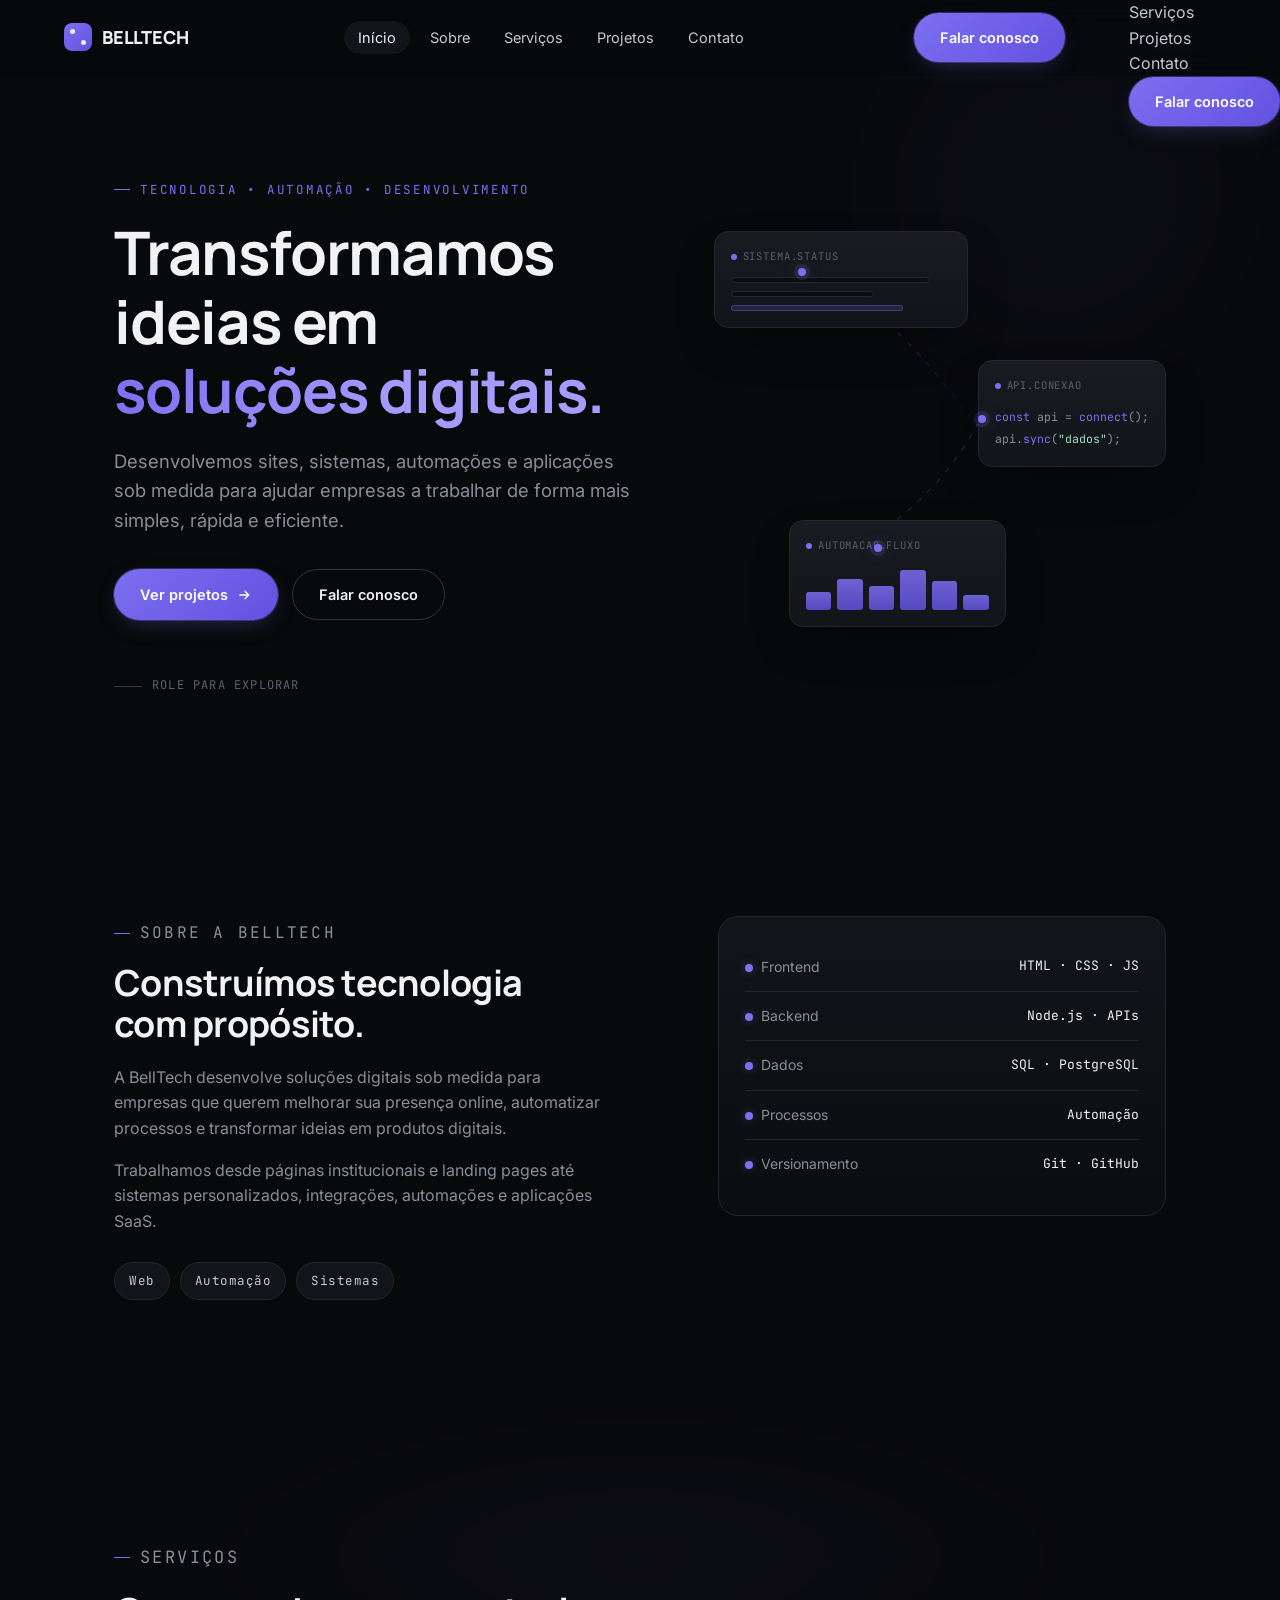
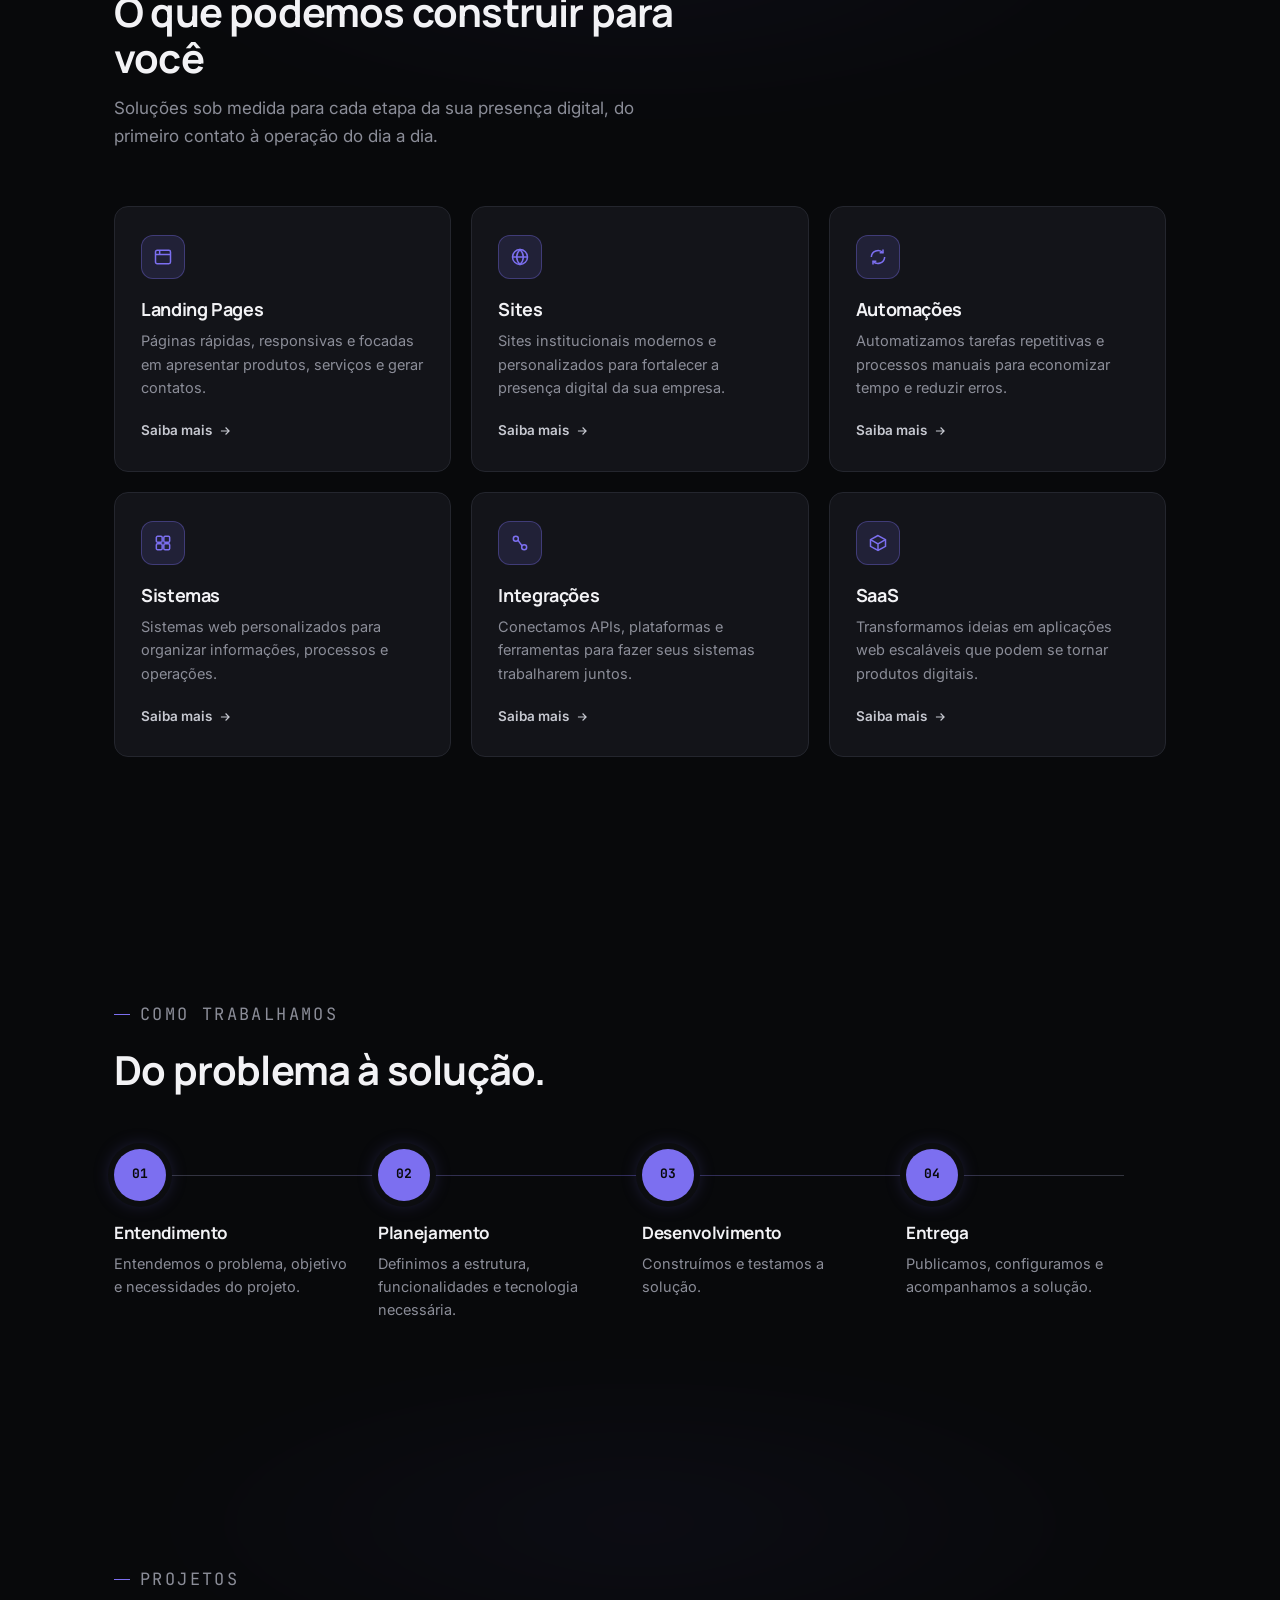
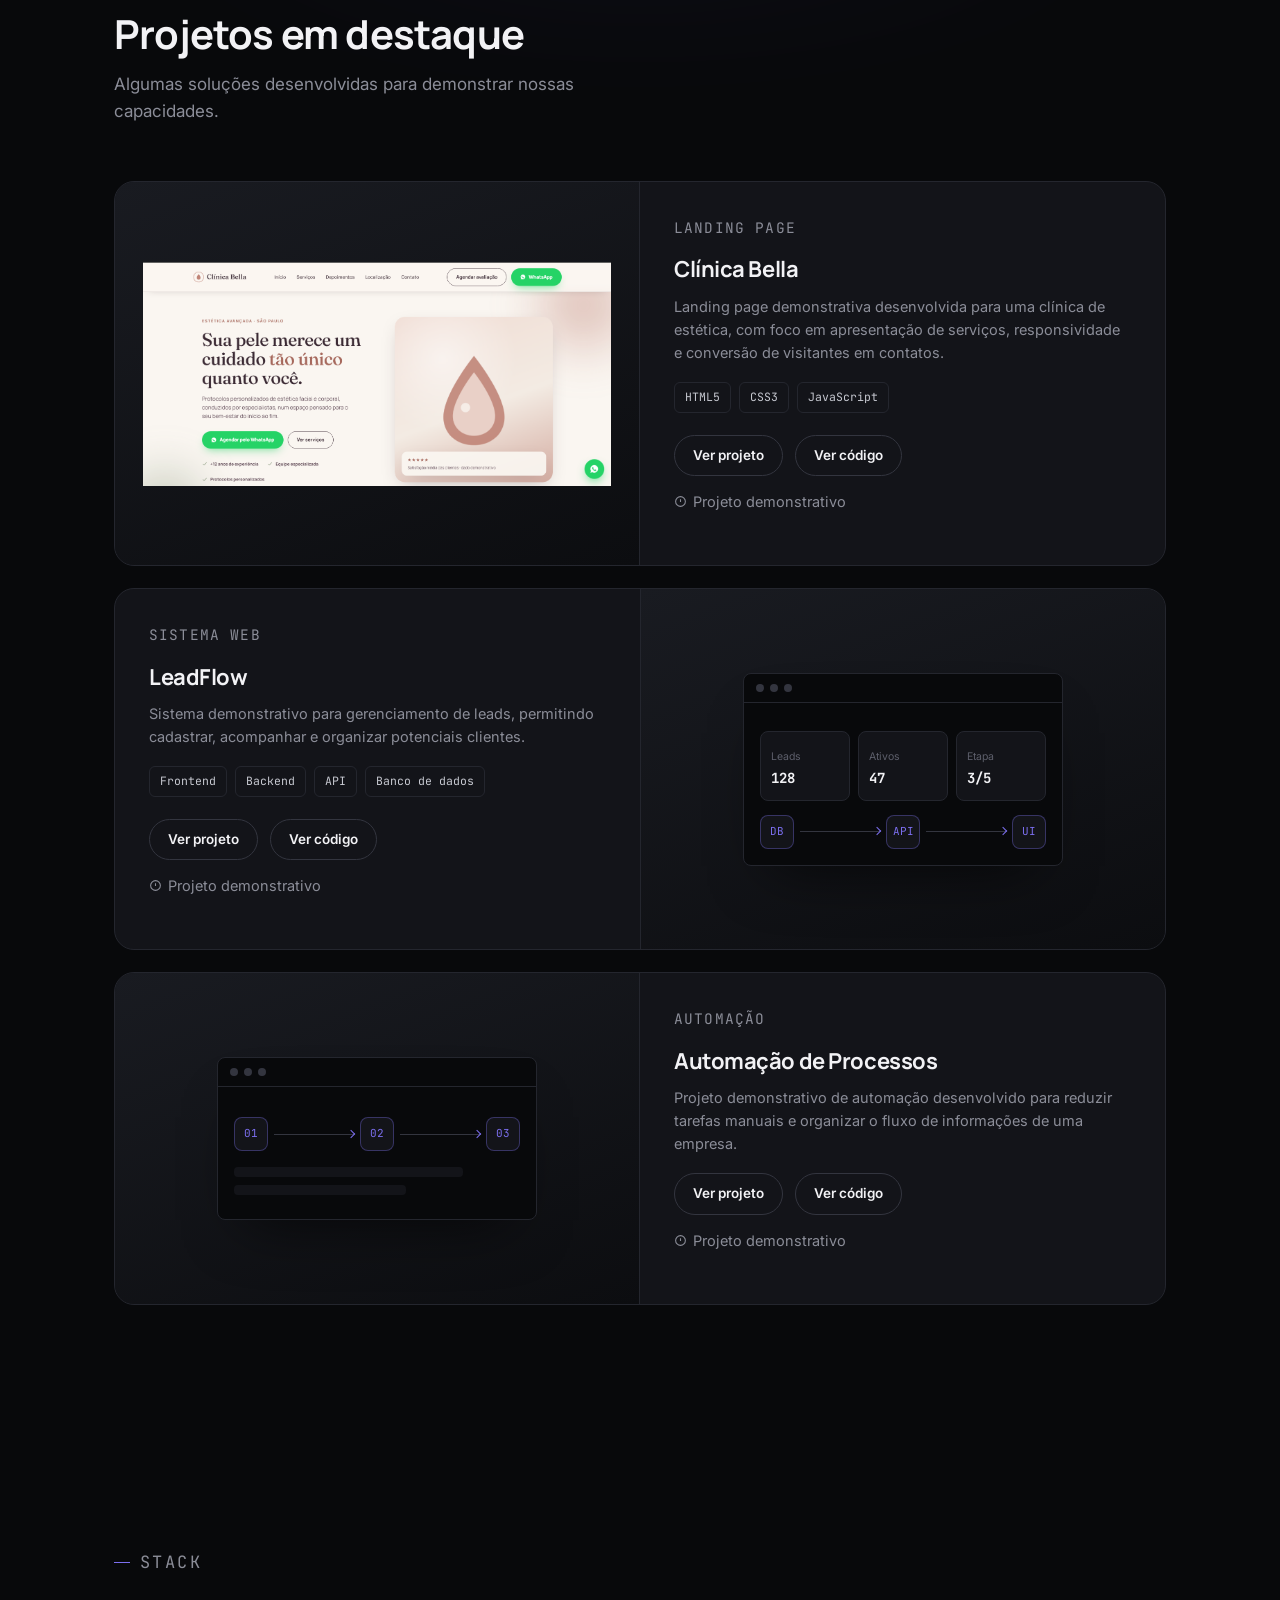
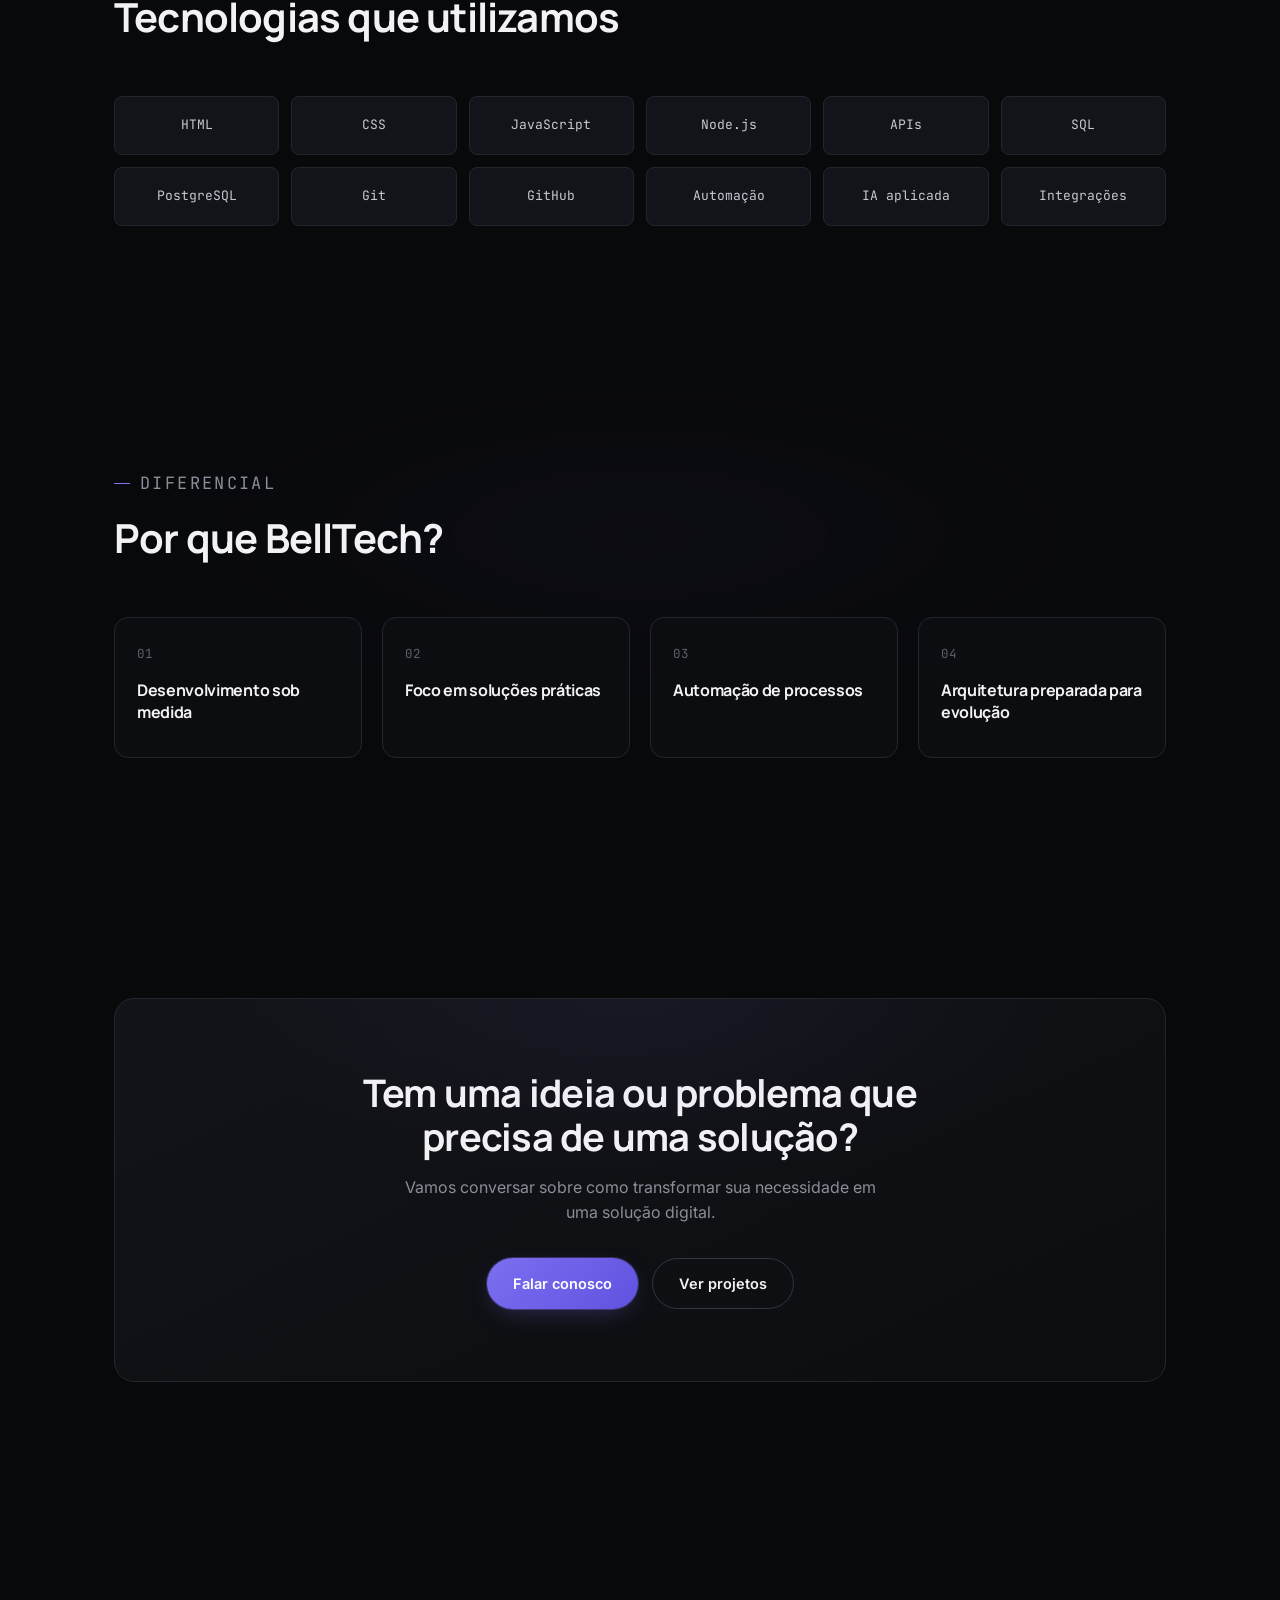
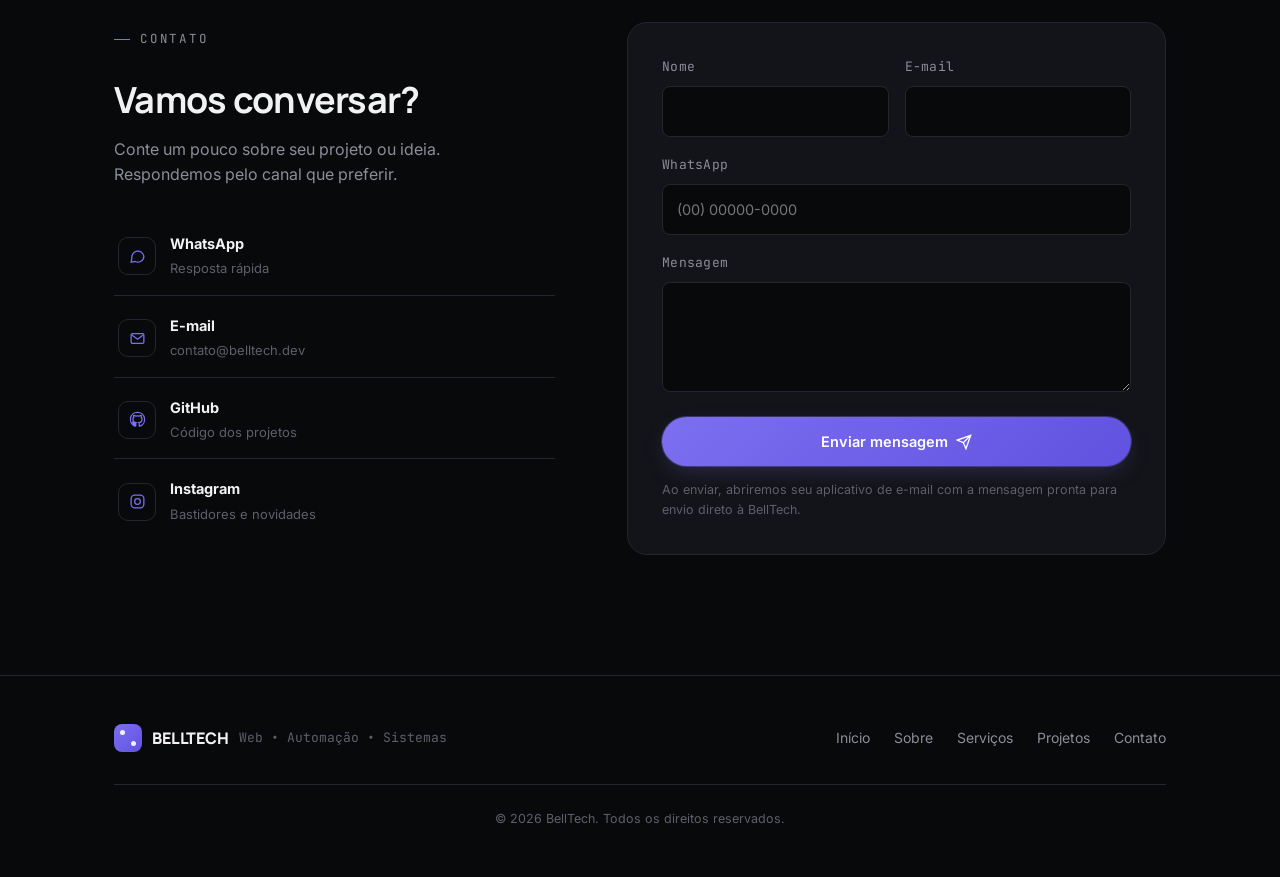
<file: belltech-portfolio/belltech-preview.html>
<!DOCTYPE html>
<html lang="pt-BR">
<head>
<meta charset="UTF-8">
<meta name="viewport" content="width=device-width, initial-scale=1.0">
<title>BellTech — Desenvolvimento Web, Automação e Sistemas</title>
<meta name="description" content="Desenvolvemos sites, landing pages, sistemas, automações e soluções digitais sob medida para empresas.">

<meta property="og:title" content="BellTech — Desenvolvimento Web, Automação e Sistemas">
<meta property="og:description" content="Desenvolvemos sites, landing pages, sistemas, automações e soluções digitais sob medida para empresas.">
<meta property="og:type" content="website">


<link rel="preconnect" href="https://fonts.googleapis.com">
<link rel="preconnect" href="https://fonts.gstatic.com" crossorigin>
<link href="https://fonts.googleapis.com/css2?family=Inter:wght@400;500;600;700&family=Manrope:wght@600;700;800&family=JetBrains+Mono:wght@400;500&display=swap" rel="stylesheet">

<style>
/* =========================================================
   BELLTECH — Design tokens
   ========================================================= */
:root {
  /* Color */
  --bg-0: #08090b;
  --bg-1: #0c0d10;
  --bg-2: #131419;
  --bg-3: #191b21;
  --border: #24262e;
  --border-strong: #33353f;
  --text-0: #f2f2f5;
  --text-1: #c7c9d1;
  --text-2: #8b8d98;
  --text-3: #5d5f6b;

  --accent: #7c6ff0;
  --accent-strong: #6152e0;
  --accent-soft: rgba(124, 111, 240, 0.14);
  --accent-line: rgba(124, 111, 240, 0.35);
  --accent-glow: rgba(124, 111, 240, 0.35);

  /* Type */
  --font-display: "Manrope", "Inter", sans-serif;
  --font-body: "Inter", sans-serif;
  --font-mono: "JetBrains Mono", "SFMono-Regular", Menlo, monospace;

  /* Layout */
  --max-w: 1180px;
  --gutter: clamp(20px, 5vw, 64px);
  --radius-sm: 8px;
  --radius-md: 14px;
  --radius-lg: 20px;
  --header-h: 76px;

  --ease: cubic-bezier(0.16, 1, 0.3, 1);
}

/* =========================================================
   Reset
   ========================================================= */
*, *::before, *::after { box-sizing: border-box; }
* { margin: 0; padding: 0; }

html {
  scroll-behavior: smooth;
  -webkit-text-size-adjust: 100%;
}

body {
  background: var(--bg-0);
  color: var(--text-1);
  font-family: var(--font-body);
  font-size: 16px;
  line-height: 1.6;
  -webkit-font-smoothing: antialiased;
  overflow-x: hidden;
}

img, svg { display: block; max-width: 100%; }
a { color: inherit; text-decoration: none; }
ul { list-style: none; }
button { font: inherit; color: inherit; background: none; border: none; cursor: pointer; }
input, textarea { font: inherit; color: inherit; }

h1, h2, h3, h4 {
  font-family: var(--font-display);
  color: var(--text-0);
  font-weight: 700;
  line-height: 1.15;
  letter-spacing: -0.02em;
}

:focus-visible {
  outline: 2px solid var(--accent);
  outline-offset: 3px;
  border-radius: 4px;
}

.skip-link {
  position: absolute;
  left: 16px;
  top: -60px;
  background: var(--accent);
  color: #fff;
  padding: 10px 18px;
  border-radius: var(--radius-sm);
  z-index: 999;
  transition: top 0.2s var(--ease);
}
.skip-link:focus { top: 16px; }

@media (prefers-reduced-motion: reduce) {
  html { scroll-behavior: auto; }
  *, *::before, *::after {
    animation-duration: 0.001ms !important;
    animation-iteration-count: 1 !important;
    transition-duration: 0.001ms !important;
    scroll-behavior: auto !important;
  }
}

/* =========================================================
   Layout helpers
   ========================================================= */
.wrap {
  width: 100%;
  max-width: var(--max-w);
  margin-inline: auto;
  padding-inline: var(--gutter);
}

section { position: relative; }
section[id] { scroll-margin-top: calc(var(--header-h) + 12px); }

.eyebrow {
  display: inline-flex;
  align-items: center;
  gap: 10px;
  font-family: var(--font-mono);
  font-size: 12.5px;
  letter-spacing: 0.14em;
  text-transform: uppercase;
  color: var(--accent);
  margin-bottom: 18px;
}
.eyebrow::before {
  content: "";
  width: 16px;
  height: 1px;
  background: var(--accent);
}

.section-head {
  max-width: 640px;
  margin-bottom: 56px;
}
.section-head h2 {
  font-size: clamp(28px, 3.6vw, 40px);
  margin-bottom: 14px;
}
.section-head p {
  color: var(--text-2);
  font-size: 17px;
  max-width: 540px;
}

.section-pad { padding-block: clamp(72px, 10vw, 120px); }

.reveal {
  opacity: 0;
  transform: translateY(22px);
  transition: opacity 0.7s var(--ease), transform 0.7s var(--ease);
}
.reveal.is-visible { opacity: 1; transform: translateY(0); }

/* Ambient background glow, used behind a couple of sections */
.glow-field { position: relative; isolation: isolate; }
.glow-field::before {
  content: "";
  position: absolute;
  inset: -10% -10% auto -10%;
  height: 480px;
  background: radial-gradient(closest-side, var(--accent-glow), transparent 70%);
  opacity: 0.12;
  filter: blur(40px);
  z-index: -1;
  pointer-events: none;
}

/* =========================================================
   Buttons
   ========================================================= */
.btn {
  display: inline-flex;
  align-items: center;
  justify-content: center;
  gap: 8px;
  padding: 13px 26px;
  border-radius: 999px;
  font-weight: 600;
  font-size: 14.5px;
  white-space: nowrap;
  transition: transform 0.25s var(--ease), box-shadow 0.25s var(--ease), background 0.25s var(--ease), border-color 0.25s var(--ease);
}
.btn-primary {
  background: linear-gradient(135deg, var(--accent), var(--accent-strong));
  color: #fff;
  box-shadow: 0 0 0 1px var(--accent-line), 0 8px 24px -8px var(--accent-glow);
}
.btn-primary:hover { transform: translateY(-2px); box-shadow: 0 0 0 1px var(--accent-line), 0 14px 30px -8px var(--accent-glow); }
.btn-primary:active { transform: translateY(0); }

.btn-ghost {
  background: transparent;
  color: var(--text-0);
  border: 1px solid var(--border-strong);
}
.btn-ghost:hover { border-color: var(--accent-line); background: var(--accent-soft); transform: translateY(-2px); }

.btn-sm { padding: 9px 18px; font-size: 13.5px; }

.btn svg { width: 16px; height: 16px; transition: transform 0.25s var(--ease); }
.btn:hover svg { transform: translateX(3px); }

/* =========================================================
   Header
   ========================================================= */
.site-header {
  position: fixed;
  top: 0; left: 0; right: 0;
  height: var(--header-h);
  display: flex;
  align-items: center;
  z-index: 100;
  background: rgba(8, 9, 11, 0.6);
  backdrop-filter: blur(14px) saturate(140%);
  -webkit-backdrop-filter: blur(14px) saturate(140%);
  border-bottom: 1px solid transparent;
  transition: border-color 0.3s var(--ease), background 0.3s var(--ease);
}
.site-header.is-scrolled {
  border-bottom-color: var(--border);
  background: rgba(8, 9, 11, 0.86);
}

.header-inner {
  width: 100%;
  display: flex;
  align-items: center;
  justify-content: space-between;
  gap: 24px;
}

.logo {
  font-family: var(--font-display);
  font-weight: 800;
  font-size: 18px;
  letter-spacing: -0.01em;
  color: var(--text-0);
  display: flex;
  align-items: center;
  gap: 10px;
}
.logo .mark {
  width: 28px; height: 28px;
  border-radius: 8px;
  background: linear-gradient(135deg, var(--accent), var(--accent-strong));
  position: relative;
  flex-shrink: 0;
}
.logo .mark::before, .logo .mark::after {
  content: "";
  position: absolute;
  border-radius: 50%;
  background: #fff;
}
.logo .mark::before { width: 5px; height: 5px; top: 6px; left: 6px; opacity: 0.9; }
.logo .mark::after { width: 5px; height: 5px; bottom: 6px; right: 6px; opacity: 0.9; }

.main-nav { display: flex; }
.main-nav ul { display: flex; align-items: center; gap: 6px; }
.main-nav a {
  font-size: 14.5px;
  color: var(--text-1);
  padding: 8px 14px;
  border-radius: 999px;
  transition: color 0.2s var(--ease), background 0.2s var(--ease);
}
.main-nav a:hover { color: var(--text-0); background: var(--bg-2); }
.main-nav a.is-active { color: var(--text-0); background: var(--bg-2); }

.header-cta { display: flex; align-items: center; gap: 14px; }

.nav-toggle {
  display: none;
  width: 40px; height: 40px;
  border-radius: var(--radius-sm);
  align-items: center;
  justify-content: center;
  border: 1px solid var(--border);
}
.nav-toggle .bars {
  position: relative;
  width: 18px; height: 12px;
}
.nav-toggle .bars span {
  position: absolute;
  left: 0; right: 0;
  height: 1.5px;
  background: var(--text-0);
  transition: transform 0.3s var(--ease), opacity 0.3s var(--ease), top 0.3s var(--ease);
}
.nav-toggle .bars span:nth-child(1) { top: 0; }
.nav-toggle .bars span:nth-child(2) { top: 5px; }
.nav-toggle .bars span:nth-child(3) { top: 10px; }
.nav-toggle[aria-expanded="true"] .bars span:nth-child(1) { top: 5px; transform: rotate(45deg); }
.nav-toggle[aria-expanded="true"] .bars span:nth-child(2) { opacity: 0; }
.nav-toggle[aria-expanded="true"] .bars span:nth-child(3) { top: 5px; transform: rotate(-45deg); }

/* =========================================================
   Hero
   ========================================================= */
.hero {
  padding-top: calc(var(--header-h) + clamp(48px, 8vw, 96px));
  padding-bottom: clamp(60px, 8vw, 100px);
  position: relative;
  overflow: hidden;
}
.hero::before {
  content: "";
  position: absolute;
  top: -20%;
  right: -10%;
  width: 700px;
  height: 700px;
  background: radial-gradient(closest-side, var(--accent-glow), transparent 70%);
  opacity: 0.16;
  filter: blur(60px);
  pointer-events: none;
}

.hero-grid {
  display: grid;
  grid-template-columns: 1.05fr 0.95fr;
  gap: clamp(32px, 6vw, 60px);
  align-items: center;
}

.hero h1 {
  font-size: clamp(36px, 5.2vw, 60px);
  margin-bottom: 22px;
}
.hero h1 .accent-text {
  background: linear-gradient(100deg, var(--accent), #a89bff 60%);
  -webkit-background-clip: text;
  background-clip: text;
  color: transparent;
}

.hero-lede {
  font-size: clamp(16px, 1.6vw, 18.5px);
  color: var(--text-2);
  max-width: 520px;
  margin-bottom: 34px;
}

.hero-actions { display: flex; gap: 14px; flex-wrap: wrap; }

.scroll-hint {
  display: flex;
  align-items: center;
  gap: 10px;
  margin-top: 56px;
  color: var(--text-3);
  font-family: var(--font-mono);
  font-size: 12px;
  letter-spacing: 0.1em;
  text-transform: uppercase;
}
.scroll-hint .line {
  width: 28px; height: 1px;
  background: var(--border-strong);
  position: relative;
  overflow: hidden;
}
.scroll-hint .line::after {
  content: "";
  position: absolute;
  inset: 0;
  background: var(--accent);
  transform: translateX(-100%);
  animation: scroll-line 2.2s var(--ease) infinite;
}
@keyframes scroll-line {
  0% { transform: translateX(-100%); }
  50% { transform: translateX(0); }
  100% { transform: translateX(100%); }
}

/* --- Hero signature visual: connected systems panel --- */
.hero-visual {
  position: relative;
  height: clamp(320px, 38vw, 460px);
}
.hv-stage {
  position: relative;
  width: 100%;
  height: 100%;
  transform-style: preserve-3d;
}
.hv-lines {
  position: absolute;
  inset: 0;
  width: 100%;
  height: 100%;
  overflow: visible;
}
.hv-lines path {
  fill: none;
  stroke: url(#lineGrad);
  stroke-width: 1.4;
  stroke-dasharray: 6 8;
  opacity: 0.55;
  animation: dash-flow 5s linear infinite;
}
@keyframes dash-flow { to { stroke-dashoffset: -140; } }

.hv-node {
  position: absolute;
  width: 8px; height: 8px;
  border-radius: 50%;
  background: var(--accent);
  box-shadow: 0 0 0 4px var(--accent-soft), 0 0 16px var(--accent-glow);
  animation: float-y 6s ease-in-out infinite;
}

.hv-panel {
  position: absolute;
  background: linear-gradient(180deg, var(--bg-3), var(--bg-2));
  border: 1px solid var(--border);
  border-radius: var(--radius-md);
  box-shadow: 0 20px 50px -20px rgba(0, 0, 0, 0.6);
  padding: 16px;
  animation: float-y 7s ease-in-out infinite;
}
.hv-panel.p1 { top: 6%; left: 4%; width: 54%; animation-delay: 0s; }
.hv-panel.p2 { bottom: 8%; left: 20%; width: 46%; animation-delay: 1.2s; }
.hv-panel.p3 { top: 34%; right: 0%; width: 40%; animation-delay: 2.4s; }

@keyframes float-y {
  0%, 100% { transform: translateY(0); }
  50% { transform: translateY(-10px); }
}

.hv-panel-label {
  font-family: var(--font-mono);
  font-size: 10.5px;
  letter-spacing: 0.08em;
  text-transform: uppercase;
  color: var(--text-3);
  display: flex;
  align-items: center;
  gap: 6px;
  margin-bottom: 12px;
}
.hv-panel-label .dot { width: 6px; height: 6px; border-radius: 50%; background: var(--accent); }

.hv-bars { display: flex; align-items: flex-end; gap: 6px; height: 44px; }
.hv-bars span { flex: 1; background: linear-gradient(180deg, var(--accent), var(--accent-strong)); border-radius: 3px; opacity: 0.85; }

.hv-lines-rows { display: flex; flex-direction: column; gap: 8px; }
.hv-lines-rows i { display: block; height: 6px; border-radius: 3px; background: var(--bg-1); border: 1px solid var(--border); }
.hv-lines-rows i:nth-child(1) { width: 90%; }
.hv-lines-rows i:nth-child(2) { width: 65%; }
.hv-lines-rows i:nth-child(3) { width: 78%; background: var(--accent-soft); border-color: var(--accent-line); }

.hv-code { font-family: var(--font-mono); font-size: 11.5px; line-height: 1.9; color: var(--text-2); }
.hv-code .k { color: var(--accent); }
.hv-code .s { color: #9fe3c3; }

/* =========================================================
   About
   ========================================================= */
.about-grid {
  display: grid;
  grid-template-columns: 1fr 0.85fr;
  gap: clamp(40px, 6vw, 80px);
  align-items: start;
}
.about-copy h2 { font-size: clamp(26px, 3.4vw, 36px); margin-bottom: 20px; max-width: 480px; }
.about-copy p { color: var(--text-2); margin-bottom: 16px; max-width: 500px; font-size: 16px; }

.about-tags { display: flex; gap: 10px; margin-top: 28px; flex-wrap: wrap; }
.about-tags span {
  font-family: var(--font-mono);
  font-size: 12.5px;
  letter-spacing: 0.04em;
  padding: 8px 14px;
  border-radius: 999px;
  border: 1px solid var(--border);
  color: var(--text-1);
  background: var(--bg-2);
}

.about-visual {
  border: 1px solid var(--border);
  border-radius: var(--radius-lg);
  background: linear-gradient(180deg, var(--bg-2), var(--bg-1));
  padding: 26px;
}
.about-visual-row {
  display: flex;
  justify-content: space-between;
  align-items: center;
  padding: 13px 0;
  border-bottom: 1px solid var(--border);
  font-size: 14px;
}
.about-visual-row:last-child { border-bottom: none; }
.about-visual-row span:first-child { color: var(--text-2); }
.about-visual-row span:last-child { color: var(--text-0); font-family: var(--font-mono); font-size: 13px; }
.pill {
  display: inline-block;
  width: 8px; height: 8px;
  border-radius: 50%;
  background: var(--accent);
  margin-right: 8px;
  box-shadow: 0 0 10px var(--accent-glow);
}

/* =========================================================
   Services
   ========================================================= */
.services-grid {
  display: grid;
  grid-template-columns: repeat(3, 1fr);
  gap: 20px;
}
.card {
  border: 1px solid var(--border);
  background: var(--bg-2);
  border-radius: var(--radius-md);
  padding: 28px 26px;
  transition: transform 0.3s var(--ease), border-color 0.3s var(--ease), background 0.3s var(--ease), box-shadow 0.3s var(--ease);
  position: relative;
}
.card:hover {
  transform: translateY(-4px);
  border-color: var(--accent-line);
  background: var(--bg-3);
  box-shadow: 0 20px 40px -24px rgba(0,0,0,0.55), 0 0 0 1px var(--accent-line) inset;
}
.card-icon {
  width: 44px; height: 44px;
  border-radius: 12px;
  display: flex; align-items: center; justify-content: center;
  background: var(--accent-soft);
  border: 1px solid var(--accent-line);
  margin-bottom: 20px;
  color: var(--accent);
}
.card-icon svg { width: 20px; height: 20px; }
.card h3 { font-size: 18px; margin-bottom: 10px; }
.card p { color: var(--text-2); font-size: 14.5px; margin-bottom: 18px; }
.card-link {
  display: inline-flex;
  align-items: center;
  gap: 6px;
  font-size: 13.5px;
  font-weight: 600;
  color: var(--text-1);
  transition: gap 0.2s var(--ease), color 0.2s var(--ease);
}
.card:hover .card-link { color: var(--accent); gap: 9px; }
.card-link svg { width: 14px; height: 14px; }

/* =========================================================
   Process
   ========================================================= */
.process-track {
  display: grid;
  grid-template-columns: repeat(4, 1fr);
  gap: 4px;
  position: relative;
}
.process-track::before {
  content: "";
  position: absolute;
  top: 26px;
  left: 4%;
  right: 4%;
  height: 1px;
  background: linear-gradient(90deg, var(--border-strong), var(--accent-line), var(--border-strong));
}
.process-step { padding-right: 18px; position: relative; }
.process-num {
  font-family: var(--font-mono);
  font-size: 13px;
  color: var(--bg-0);
  background: var(--accent);
  width: 52px; height: 52px;
  border-radius: 50%;
  display: flex; align-items: center; justify-content: center;
  margin-bottom: 22px;
  position: relative; z-index: 2;
  box-shadow: 0 0 0 6px var(--bg-1), 0 0 20px var(--accent-glow);
  font-weight: 700;
}
.process-step h3 { font-size: 17px; margin-bottom: 10px; }
.process-step p { color: var(--text-2); font-size: 14.5px; }

/* =========================================================
   Projects
   ========================================================= */
.projects-list { display: flex; flex-direction: column; gap: 22px; }
.project-card {
  display: grid;
  grid-template-columns: 1fr 1fr;
  gap: 0;
  border: 1px solid var(--border);
  border-radius: var(--radius-lg);
  background: var(--bg-2);
  overflow: hidden;
  transition: border-color 0.3s var(--ease), transform 0.3s var(--ease);
}
.project-card:hover { border-color: var(--accent-line); }
.project-card:nth-child(even) { grid-template-columns: 1fr 1fr; }
.project-card:nth-child(even) .project-media { order: 2; }

.project-media {
  position: relative;
  background: linear-gradient(160deg, var(--bg-3), var(--bg-1));
  min-height: 260px;
  padding: 28px;
  display: flex; align-items: center; justify-content: center;
  border-right: 1px solid var(--border);
}
.project-card:nth-child(even) .project-media { border-right: none; border-left: 1px solid var(--border); }

.project-body { padding: 34px; display: flex; flex-direction: column; }
.project-tag {
  font-family: var(--font-mono);
  font-size: 11.5px;
  letter-spacing: 0.08em;
  text-transform: uppercase;
  color: var(--accent);
  margin-bottom: 12px;
}
.project-body h3 { font-size: 22px; margin-bottom: 12px; }
.project-body p { color: var(--text-2); font-size: 14.5px; margin-bottom: 18px; }

.project-stack { display: flex; flex-wrap: wrap; gap: 8px; margin-bottom: 22px; }
.project-stack span {
  font-family: var(--font-mono);
  font-size: 11.5px;
  padding: 5px 10px;
  border-radius: 6px;
  border: 1px solid var(--border);
  color: var(--text-1);
}

.project-actions { display: flex; gap: 12px; margin-top: auto; flex-wrap: wrap; }

.demo-badge {
  display: inline-flex;
  align-items: center;
  gap: 6px;
  font-size: 12px;
  color: var(--text-3);
  margin-top: 14px;
}
.demo-badge svg { width: 13px; height: 13px; }

/* mockup mini UI inside project-media */
.mockup { width: 100%; max-width: 320px; border-radius: var(--radius-sm); border: 1px solid var(--border); background: var(--bg-0); overflow: hidden; box-shadow: 0 30px 60px -30px rgba(0,0,0,0.7); }
.mockup-bar { display: flex; gap: 6px; padding: 10px 12px; border-bottom: 1px solid var(--border); }
.mockup-bar i { width: 8px; height: 8px; border-radius: 50%; background: var(--border-strong); }
.mockup-body { padding: 16px; }
.mockup-body .block { height: 10px; border-radius: 4px; background: var(--bg-2); margin-bottom: 8px; }
.mockup-body .block.w60 { width: 60%; }
.mockup-body .block.w80 { width: 80%; }
.mockup-body .block.accent { background: var(--accent-soft); border: 1px solid var(--accent-line); }
.mockup-grid { display: grid; grid-template-columns: repeat(3,1fr); gap: 8px; margin-top: 12px; }
.mockup-grid .cell { height: 40px; border-radius: 6px; background: var(--bg-2); border: 1px solid var(--border); }
.mockup-kpi { display:flex; gap:8px; margin-top:12px; }
.mockup-kpi .k { flex:1; padding:10px; border-radius:8px; background: var(--bg-2); border:1px solid var(--border); }
.mockup-kpi .k b { display:block; font-family: var(--font-mono); color: var(--text-0); font-size: 14px; }
.mockup-kpi .k small { color: var(--text-3); font-size: 10.5px; }
.mockup-flow { display:flex; align-items:center; justify-content:space-between; margin-top: 14px; }
.mockup-flow .node { width: 34px; height: 34px; border-radius: 8px; background: var(--bg-2); border: 1px solid var(--accent-line); display:flex; align-items:center; justify-content:center; color: var(--accent); font-family: var(--font-mono); font-size: 11px; }
.mockup-flow .arrow { flex: 1; height: 1px; background: var(--border-strong); margin: 0 6px; position: relative; }
.mockup-flow .arrow::after { content: ""; position: absolute; right: 0; top: -3px; width: 6px; height: 6px; border-top: 1px solid var(--accent); border-right: 1px solid var(--accent); transform: rotate(45deg); }

/* =========================================================
   Tech grid
   ========================================================= */
.tech-grid {
  display: grid;
  grid-template-columns: repeat(6, 1fr);
  gap: 12px;
}
.tech-chip {
  border: 1px solid var(--border);
  background: var(--bg-2);
  border-radius: var(--radius-sm);
  padding: 18px 12px;
  text-align: center;
  font-family: var(--font-mono);
  font-size: 13px;
  color: var(--text-1);
  transition: border-color 0.25s var(--ease), color 0.25s var(--ease), transform 0.25s var(--ease);
}
.tech-chip:hover { border-color: var(--accent-line); color: var(--text-0); transform: translateY(-2px); }

/* =========================================================
   Differentiators
   ========================================================= */
.diff-grid {
  display: grid;
  grid-template-columns: repeat(4, 1fr);
  gap: 20px;
}
.diff-card { padding: 26px 22px; border: 1px solid var(--border); border-radius: var(--radius-md); background: var(--bg-1); }
.diff-num { font-family: var(--font-mono); color: var(--text-3); font-size: 12.5px; margin-bottom: 16px; }
.diff-card h3 { font-size: 16px; margin-bottom: 8px; line-height: 1.35; }

/* =========================================================
   CTA
   ========================================================= */
.cta-section {
  border-radius: var(--radius-lg);
  border: 1px solid var(--border);
  background: linear-gradient(155deg, var(--bg-2), var(--bg-1));
  padding: clamp(40px, 6vw, 72px);
  text-align: center;
  position: relative;
  overflow: hidden;
}
.cta-section::before {
  content: "";
  position: absolute;
  inset: 0;
  background: radial-gradient(600px 260px at 50% 0%, var(--accent-glow), transparent 70%);
  opacity: 0.18;
  pointer-events: none;
}
.cta-section h2 { font-size: clamp(26px, 3.6vw, 38px); max-width: 640px; margin: 0 auto 16px; }
.cta-section p { color: var(--text-2); max-width: 480px; margin: 0 auto 32px; font-size: 16px; }
.cta-actions { display: flex; gap: 14px; justify-content: center; flex-wrap: wrap; }

/* =========================================================
   Contact
   ========================================================= */
.contact-grid {
  display: grid;
  grid-template-columns: 0.9fr 1.1fr;
  gap: clamp(40px, 6vw, 72px);
}
.contact-info h2 { font-size: clamp(26px, 3.4vw, 36px); margin-bottom: 16px; }
.contact-info p { color: var(--text-2); margin-bottom: 30px; max-width: 420px; }

.contact-channels { display: flex; flex-direction: column; gap: 4px; }
.contact-channel {
  display: flex;
  align-items: center;
  gap: 14px;
  padding: 14px 4px;
  border-bottom: 1px solid var(--border);
  transition: gap 0.2s var(--ease), color 0.2s var(--ease);
}
.contact-channel:last-child { border-bottom: none; }
.contact-channel:hover { gap: 18px; color: var(--accent); }
.contact-channel .ci {
  width: 38px; height: 38px;
  border-radius: 10px;
  border: 1px solid var(--border);
  display: flex; align-items: center; justify-content: center;
  color: var(--accent);
  flex-shrink: 0;
}
.contact-channel .ci svg { width: 17px; height: 17px; }
.contact-channel .ct b { display: block; color: var(--text-0); font-size: 14.5px; }
.contact-channel .ct span { color: var(--text-3); font-size: 13px; }

.contact-form {
  border: 1px solid var(--border);
  background: var(--bg-2);
  border-radius: var(--radius-lg);
  padding: clamp(24px, 3vw, 34px);
}
.field { margin-bottom: 18px; }
.field label {
  display: block;
  font-size: 13px;
  color: var(--text-2);
  margin-bottom: 8px;
  font-family: var(--font-mono);
  letter-spacing: 0.02em;
}
.field input, .field textarea {
  width: 100%;
  background: var(--bg-0);
  border: 1px solid var(--border);
  border-radius: var(--radius-sm);
  padding: 13px 14px;
  color: var(--text-0);
  font-size: 14.5px;
  transition: border-color 0.2s var(--ease), background 0.2s var(--ease);
}
.field input:hover, .field textarea:hover { border-color: var(--border-strong); }
.field input:focus, .field textarea:focus { border-color: var(--accent); background: var(--bg-1); outline: none; }
.field textarea { resize: vertical; min-height: 110px; }

.form-row { display: grid; grid-template-columns: 1fr 1fr; gap: 16px; }
.form-note { font-size: 12.5px; color: var(--text-3); margin-top: 14px; }
.form-status {
  margin-top: 16px;
  font-size: 13.5px;
  padding: 12px 14px;
  border-radius: var(--radius-sm);
  border: 1px solid var(--border);
  color: var(--text-1);
  display: none;
}
.form-status.is-visible { display: block; }
.form-status.ok { border-color: var(--accent-line); color: var(--text-0); background: var(--accent-soft); }

/* =========================================================
   Footer
   ========================================================= */
.site-footer {
  border-top: 1px solid var(--border);
  padding-block: 48px;
}
.footer-inner {
  display: flex;
  justify-content: space-between;
  align-items: center;
  flex-wrap: wrap;
  gap: 24px;
}
.footer-brand { display: flex; align-items: center; gap: 10px; }
.footer-brand .logo { font-size: 16px; }
.footer-tag { color: var(--text-3); font-size: 13px; font-family: var(--font-mono); }
.footer-nav { display: flex; gap: 24px; flex-wrap: wrap; }
.footer-nav a { color: var(--text-2); font-size: 14px; transition: color 0.2s var(--ease); }
.footer-nav a:hover { color: var(--text-0); }
.footer-bottom {
  margin-top: 32px;
  padding-top: 24px;
  border-top: 1px solid var(--border);
  color: var(--text-3);
  font-size: 12.5px;
  text-align: center;
}

/* =========================================================
   Responsive
   ========================================================= */
@media (max-width: 1024px) {
  .hero-grid { grid-template-columns: 1fr; }
  .hero-visual { order: -1; height: 320px; margin-bottom: 8px; }
  .about-grid { grid-template-columns: 1fr; }
  .services-grid { grid-template-columns: repeat(2, 1fr); }
  .process-track { grid-template-columns: repeat(2, 1fr); row-gap: 36px; }
  .process-track::before { display: none; }
  .diff-grid { grid-template-columns: repeat(2, 1fr); }
  .tech-grid { grid-template-columns: repeat(4, 1fr); }
  .contact-grid { grid-template-columns: 1fr; }
  .project-card, .project-card:nth-child(even) { grid-template-columns: 1fr; }
  .project-card:nth-child(even) .project-media { order: 0; border-left: none; border-right: 1px solid var(--border); }
}

@media (max-width: 720px) {
  .main-nav { display: none; }
  .header-cta .btn-primary { display: none; }
  .nav-toggle { display: flex; }

  .mobile-nav {
    position: fixed;
    inset: var(--header-h) 0 0 0;
    background: rgba(8,9,11,0.98);
    backdrop-filter: blur(10px);
    transform: translateY(-8px);
    opacity: 0;
    pointer-events: none;
    transition: opacity 0.3s var(--ease), transform 0.3s var(--ease);
    z-index: 90;
    overflow-y: auto;
  }
  .mobile-nav.is-open { opacity: 1; transform: translateY(0); pointer-events: auto; }
  .mobile-nav ul { display: flex; flex-direction: column; padding: 28px var(--gutter); gap: 4px; }
  .mobile-nav a {
    display: block;
    padding: 16px 4px;
    font-size: 20px;
    font-family: var(--font-display);
    font-weight: 700;
    color: var(--text-0);
    border-bottom: 1px solid var(--border);
  }
  .mobile-nav .btn { margin-top: 24px; width: 100%; }

  .hero-actions { flex-direction: column; align-items: stretch; }
  .hero-actions .btn { width: 100%; }

  .services-grid { grid-template-columns: 1fr; }
  .process-track { grid-template-columns: 1fr; }
  .diff-grid { grid-template-columns: 1fr; }
  .tech-grid { grid-template-columns: repeat(3, 1fr); }
  .form-row { grid-template-columns: 1fr; }
  .cta-actions { flex-direction: column; align-items: stretch; }
  .footer-inner { flex-direction: column; align-items: flex-start; }
}

@media (max-width: 480px) {
  .tech-grid { grid-template-columns: repeat(2, 1fr); }
  .project-body { padding: 24px; }
  .project-media { padding: 20px; min-height: 220px; }
}

</style>
</head>
<body>

<a href="#main" class="skip-link">Pular para o conteúdo</a>

<!-- ============ HEADER ============ -->
<header class="site-header" id="siteHeader">
  <div class="wrap header-inner">
    <a href="#inicio" class="logo" aria-label="BellTech — página inicial">
      <span class="mark" aria-hidden="true"></span>
      BELLTECH
    </a>

    <nav class="main-nav" aria-label="Navegação principal">
      <ul>
        <li><a href="#inicio">Início</a></li>
        <li><a href="#sobre">Sobre</a></li>
        <li><a href="#servicos">Serviços</a></li>
        <li><a href="#projetos">Projetos</a></li>
        <li><a href="#contato">Contato</a></li>
      </ul>
    </nav>

    <div class="header-cta">
      <a href="#contato" class="btn btn-primary">Falar conosco</a>
      <button class="nav-toggle" id="navToggle" aria-expanded="false" aria-controls="mobileNav" aria-label="Abrir menu">
        <span class="bars" aria-hidden="true"><span></span><span></span><span></span></span>
      </button>
    </div>
  </div>

  <nav class="mobile-nav" id="mobileNav" aria-label="Navegação mobile">
    <ul>
      <li><a href="#inicio">Início</a></li>
      <li><a href="#sobre">Sobre</a></li>
      <li><a href="#servicos">Serviços</a></li>
      <li><a href="#projetos">Projetos</a></li>
      <li><a href="#contato">Contato</a></li>
      <li><a href="#contato" class="btn btn-primary">Falar conosco</a></li>
    </ul>
  </nav>
</header>

<main id="main">

  <!-- ============ HERO ============ -->
  <section class="hero" id="inicio">
    <div class="wrap hero-grid">
      <div class="hero-copy">
        <p class="eyebrow">Tecnologia • Automação • Desenvolvimento</p>
        <h1>Transformamos ideias em <span class="accent-text">soluções digitais.</span></h1>
        <p class="hero-lede">Desenvolvemos sites, sistemas, automações e aplicações sob medida para ajudar empresas a trabalhar de forma mais simples, rápida e eficiente.</p>
        <div class="hero-actions">
          <a href="#projetos" class="btn btn-primary">
            Ver projetos
            <svg viewBox="0 0 24 24" fill="none" stroke="currentColor" stroke-width="2" aria-hidden="true"><path d="M5 12h14M13 6l6 6-6 6"/></svg>
          </a>
          <a href="#contato" class="btn btn-ghost">Falar conosco</a>
        </div>

        <div class="scroll-hint">
          <span class="line" aria-hidden="true"></span>
          Role para explorar
        </div>
      </div>

      <div class="hero-visual" aria-hidden="true">
        <div class="hv-stage">
          <svg class="hv-lines" viewBox="0 0 500 460" preserveAspectRatio="none">
            <defs>
              <linearGradient id="lineGrad" x1="0" y1="0" x2="1" y2="1">
                <stop offset="0%" stop-color="#7c6ff0" stop-opacity="0.8"/>
                <stop offset="100%" stop-color="#7c6ff0" stop-opacity="0"/>
              </linearGradient>
            </defs>
            <path d="M120,70 C220,110 260,180 300,220"/>
            <path d="M300,220 C340,260 380,270 420,260"/>
            <path d="M180,340 C240,300 270,270 300,220"/>
          </svg>

          <div class="hv-panel p1">
            <div class="hv-panel-label"><span class="dot"></span> sistema.status</div>
            <div class="hv-lines-rows">
              <i></i><i></i><i></i>
            </div>
          </div>

          <div class="hv-panel p2">
            <div class="hv-panel-label"><span class="dot"></span> automacao.fluxo</div>
            <div class="hv-bars">
              <span style="height:40%"></span>
              <span style="height:70%"></span>
              <span style="height:55%"></span>
              <span style="height:90%"></span>
              <span style="height:65%"></span>
              <span style="height:35%"></span>
            </div>
          </div>

          <div class="hv-panel p3">
            <div class="hv-panel-label"><span class="dot"></span> api.conexao</div>
            <div class="hv-code">
              <div><span class="k">const</span> api = <span class="k">connect</span>();</div>
              <div>api.<span class="k">sync</span>(<span class="s">"dados"</span>);</div>
            </div>
          </div>

          <span class="hv-node" style="top:14%; left:22%; animation-delay:.2s"></span>
          <span class="hv-node" style="top:46%; left:60%; animation-delay:1.4s"></span>
          <span class="hv-node" style="top:74%; left:38%; animation-delay:.8s"></span>
        </div>
      </div>
    </div>
  </section>

  <!-- ============ SOBRE ============ -->
  <section class="section-pad" id="sobre">
    <div class="wrap about-grid">
      <div class="about-copy reveal">
        <p class="eyebrow">Sobre a BellTech</p>
        <h2>Construímos tecnologia com propósito.</h2>
        <p>A BellTech desenvolve soluções digitais sob medida para empresas que querem melhorar sua presença online, automatizar processos e transformar ideias em produtos digitais.</p>
        <p>Trabalhamos desde páginas institucionais e landing pages até sistemas personalizados, integrações, automações e aplicações SaaS.</p>

        <div class="about-tags">
          <span>Web</span>
          <span>Automação</span>
          <span>Sistemas</span>
        </div>
      </div>

      <div class="about-visual reveal" aria-hidden="true">
        <div class="about-visual-row"><span><span class="pill"></span>Frontend</span><span>HTML · CSS · JS</span></div>
        <div class="about-visual-row"><span><span class="pill"></span>Backend</span><span>Node.js · APIs</span></div>
        <div class="about-visual-row"><span><span class="pill"></span>Dados</span><span>SQL · PostgreSQL</span></div>
        <div class="about-visual-row"><span><span class="pill"></span>Processos</span><span>Automação</span></div>
        <div class="about-visual-row"><span><span class="pill"></span>Versionamento</span><span>Git · GitHub</span></div>
      </div>
    </div>
  </section>

  <!-- ============ SERVIÇOS ============ -->
  <section class="section-pad glow-field" id="servicos">
    <div class="wrap">
      <div class="section-head reveal">
        <p class="eyebrow">Serviços</p>
        <h2>O que podemos construir para você</h2>
        <p>Soluções sob medida para cada etapa da sua presença digital, do primeiro contato à operação do dia a dia.</p>
      </div>

      <div class="services-grid">
        <article class="card reveal">
          <div class="card-icon"><svg viewBox="0 0 24 24" fill="none" stroke="currentColor" stroke-width="1.8"><rect x="3" y="4" width="18" height="16" rx="2"/><path d="M3 9h18M8 4v5"/></svg></div>
          <h3>Landing Pages</h3>
          <p>Páginas rápidas, responsivas e focadas em apresentar produtos, serviços e gerar contatos.</p>
          <span class="card-link">Saiba mais <svg viewBox="0 0 24 24" fill="none" stroke="currentColor" stroke-width="2"><path d="M5 12h14M13 6l6 6-6 6"/></svg></span>
        </article>

        <article class="card reveal">
          <div class="card-icon"><svg viewBox="0 0 24 24" fill="none" stroke="currentColor" stroke-width="1.8"><circle cx="12" cy="12" r="9"/><path d="M3 12h18M12 3c2.5 2.6 4 6 4 9s-1.5 6.4-4 9c-2.5-2.6-4-6-4-9s1.5-6.4 4-9Z"/></svg></div>
          <h3>Sites</h3>
          <p>Sites institucionais modernos e personalizados para fortalecer a presença digital da sua empresa.</p>
          <span class="card-link">Saiba mais <svg viewBox="0 0 24 24" fill="none" stroke="currentColor" stroke-width="2"><path d="M5 12h14M13 6l6 6-6 6"/></svg></span>
        </article>

        <article class="card reveal">
          <div class="card-icon"><svg viewBox="0 0 24 24" fill="none" stroke="currentColor" stroke-width="1.8"><path d="M4 12a8 8 0 0 1 14-5"/><path d="M20 12a8 8 0 0 1-14 5"/><path d="M18 3v4h-4M6 21v-4h4"/></svg></div>
          <h3>Automações</h3>
          <p>Automatizamos tarefas repetitivas e processos manuais para economizar tempo e reduzir erros.</p>
          <span class="card-link">Saiba mais <svg viewBox="0 0 24 24" fill="none" stroke="currentColor" stroke-width="2"><path d="M5 12h14M13 6l6 6-6 6"/></svg></span>
        </article>

        <article class="card reveal">
          <div class="card-icon"><svg viewBox="0 0 24 24" fill="none" stroke="currentColor" stroke-width="1.8"><rect x="4" y="4" width="7" height="7" rx="1.5"/><rect x="13" y="4" width="7" height="7" rx="1.5"/><rect x="4" y="13" width="7" height="7" rx="1.5"/><rect x="13" y="13" width="7" height="7" rx="1.5"/></svg></div>
          <h3>Sistemas</h3>
          <p>Sistemas web personalizados para organizar informações, processos e operações.</p>
          <span class="card-link">Saiba mais <svg viewBox="0 0 24 24" fill="none" stroke="currentColor" stroke-width="2"><path d="M5 12h14M13 6l6 6-6 6"/></svg></span>
        </article>

        <article class="card reveal">
          <div class="card-icon"><svg viewBox="0 0 24 24" fill="none" stroke="currentColor" stroke-width="1.8"><circle cx="7" cy="7" r="3"/><circle cx="17" cy="17" r="3"/><path d="M9.5 8.5 14.5 15.5"/></svg></div>
          <h3>Integrações</h3>
          <p>Conectamos APIs, plataformas e ferramentas para fazer seus sistemas trabalharem juntos.</p>
          <span class="card-link">Saiba mais <svg viewBox="0 0 24 24" fill="none" stroke="currentColor" stroke-width="2"><path d="M5 12h14M13 6l6 6-6 6"/></svg></span>
        </article>

        <article class="card reveal">
          <div class="card-icon"><svg viewBox="0 0 24 24" fill="none" stroke="currentColor" stroke-width="1.8"><path d="M12 3 3 8v8l9 5 9-5V8l-9-5Z"/><path d="M3 8l9 5 9-5M12 13v8"/></svg></div>
          <h3>SaaS</h3>
          <p>Transformamos ideias em aplicações web escaláveis que podem se tornar produtos digitais.</p>
          <span class="card-link">Saiba mais <svg viewBox="0 0 24 24" fill="none" stroke="currentColor" stroke-width="2"><path d="M5 12h14M13 6l6 6-6 6"/></svg></span>
        </article>
      </div>
    </div>
  </section>

  <!-- ============ PROCESSO ============ -->
  <section class="section-pad" id="processo">
    <div class="wrap">
      <div class="section-head reveal">
        <p class="eyebrow">Como trabalhamos</p>
        <h2>Do problema à solução.</h2>
      </div>

      <div class="process-track">
        <div class="process-step reveal">
          <div class="process-num">01</div>
          <h3>Entendimento</h3>
          <p>Entendemos o problema, objetivo e necessidades do projeto.</p>
        </div>
        <div class="process-step reveal">
          <div class="process-num">02</div>
          <h3>Planejamento</h3>
          <p>Definimos a estrutura, funcionalidades e tecnologia necessária.</p>
        </div>
        <div class="process-step reveal">
          <div class="process-num">03</div>
          <h3>Desenvolvimento</h3>
          <p>Construímos e testamos a solução.</p>
        </div>
        <div class="process-step reveal">
          <div class="process-num">04</div>
          <h3>Entrega</h3>
          <p>Publicamos, configuramos e acompanhamos a solução.</p>
        </div>
      </div>
    </div>
  </section>

  <!-- ============ PROJETOS ============ -->
  <section class="section-pad glow-field" id="projetos">
    <div class="wrap">
      <div class="section-head reveal">
        <p class="eyebrow">Projetos</p>
        <h2>Projetos em destaque</h2>
        <p>Algumas soluções desenvolvidas para demonstrar nossas capacidades.</p>
      </div>

      <div class="projects-list">

       <!-- Projeto 1 -->
<article class="project-card reveal">

  <div class="project-media">
    <div class="project-image-wrap">
      <img
        src="assets/clinica-bella.png.png"
        alt="Prévia da Landing Page Clínica Bella"
        loading="lazy"
      >
    </div>
  </div>

  <div class="project-body">

    <p class="project-tag">Landing Page</p>

    <h3>Clínica Bella</h3>

    <p>
      Landing page demonstrativa desenvolvida para uma clínica de estética,
      com foco em apresentação de serviços, responsividade e conversão de
      visitantes em contatos.
    </p>

    <div class="project-stack">
      <span>HTML5</span>
      <span>CSS3</span>
      <span>JavaScript</span>
    </div>

    <div class="project-actions">

      <a
        href="https://clinica-bella.vercel.app/"
        target="_blank"
        rel="noopener noreferrer"
        class="btn btn-ghost btn-sm"
        aria-label="Ver projeto Clínica Bella (demonstrativo)"
      >
        Ver projeto
      </a>

      <a
        href="https://github.com/belldev007-codificador/clinica-bella"
        target="_blank"
        rel="noopener noreferrer"
        class="btn btn-ghost btn-sm"
        aria-label="Ver código do projeto Clínica Bella"
      >
        Ver código
      </a>

    </div>

    <p class="demo-badge">
      <svg
        viewBox="0 0 24 24"
        fill="none"
        stroke="currentColor"
        stroke-width="2"
      >
        <circle cx="12" cy="12" r="9"/>
        <path d="M12 8v5M12 16h.01"/>
      </svg>

      Projeto demonstrativo
    </p>

  </div>

</article>

        <!-- Projeto 2 -->
        <article class="project-card reveal">
          <div class="project-media" aria-hidden="true">
            <div class="mockup">
              <div class="mockup-bar"><i></i><i></i><i></i></div>
              <div class="mockup-body">
                <div class="mockup-kpi">
                  <div class="k"><small>Leads</small><b>128</b></div>
                  <div class="k"><small>Ativos</small><b>47</b></div>
                  <div class="k"><small>Etapa</small><b>3/5</b></div>
                </div>
                <div class="mockup-flow">
                  <span class="node">DB</span>
                  <span class="arrow"></span>
                  <span class="node">API</span>
                  <span class="arrow"></span>
                  <span class="node">UI</span>
                </div>
              </div>
            </div>
          </div>
          <div class="project-body">
            <p class="project-tag">Sistema Web</p>
            <h3>LeadFlow</h3>
            <p>Sistema demonstrativo para gerenciamento de leads, permitindo cadastrar, acompanhar e organizar potenciais clientes.</p>
            <div class="project-stack">
              <span>Frontend</span><span>Backend</span><span>API</span><span>Banco de dados</span>
            </div>
            <div class="project-actions">
              <a href="#" class="btn btn-ghost btn-sm" aria-label="Ver projeto LeadFlow (demonstrativo)">Ver projeto</a>
              <a href="#" class="btn btn-ghost btn-sm" aria-label="Ver código do projeto LeadFlow">Ver código</a>
            </div>
            <p class="demo-badge">
              <svg viewBox="0 0 24 24" fill="none" stroke="currentColor" stroke-width="2"><circle cx="12" cy="12" r="9"/><path d="M12 8v5M12 16h.01"/></svg>
              Projeto demonstrativo
            </p>
          </div>
        </article>

        <!-- Projeto 3 -->
        <article class="project-card reveal">
          <div class="project-media" aria-hidden="true">
            <div class="mockup">
              <div class="mockup-bar"><i></i><i></i><i></i></div>
              <div class="mockup-body">
                <div class="mockup-flow">
                  <span class="node">01</span>
                  <span class="arrow"></span>
                  <span class="node">02</span>
                  <span class="arrow"></span>
                  <span class="node">03</span>
                </div>
                <div class="block w80" style="margin-top:16px;"></div>
                <div class="block w60"></div>
              </div>
            </div>
          </div>
          <div class="project-body">
            <p class="project-tag">Automação</p>
            <h3>Automação de Processos</h3>
            <p>Projeto demonstrativo de automação desenvolvido para reduzir tarefas manuais e organizar o fluxo de informações de uma empresa.</p>
            <div class="project-actions">
              <a href="#" class="btn btn-ghost btn-sm" aria-label="Ver projeto Automação de Processos (demonstrativo)">Ver projeto</a>
              <a href="#" class="btn btn-ghost btn-sm" aria-label="Ver código do projeto Automação de Processos">Ver código</a>
            </div>
            <p class="demo-badge">
              <svg viewBox="0 0 24 24" fill="none" stroke="currentColor" stroke-width="2"><circle cx="12" cy="12" r="9"/><path d="M12 8v5M12 16h.01"/></svg>
              Projeto demonstrativo
            </p>
          </div>
        </article>

      </div>
    </div>
  </section>

  <!-- ============ TECNOLOGIAS ============ -->
  <section class="section-pad" id="tecnologias">
    <div class="wrap">
      <div class="section-head reveal">
        <p class="eyebrow">Stack</p>
        <h2>Tecnologias que utilizamos</h2>
      </div>

      <div class="tech-grid">
        <div class="tech-chip reveal">HTML</div>
        <div class="tech-chip reveal">CSS</div>
        <div class="tech-chip reveal">JavaScript</div>
        <div class="tech-chip reveal">Node.js</div>
        <div class="tech-chip reveal">APIs</div>
        <div class="tech-chip reveal">SQL</div>
        <div class="tech-chip reveal">PostgreSQL</div>
        <div class="tech-chip reveal">Git</div>
        <div class="tech-chip reveal">GitHub</div>
        <div class="tech-chip reveal">Automação</div>
        <div class="tech-chip reveal">IA aplicada</div>
        <div class="tech-chip reveal">Integrações</div>
      </div>
    </div>
  </section>

  <!-- ============ DIFERENCIAL ============ -->
  <section class="section-pad glow-field" id="diferencial">
    <div class="wrap">
      <div class="section-head reveal">
        <p class="eyebrow">Diferencial</p>
        <h2>Por que BellTech?</h2>
      </div>

      <div class="diff-grid">
        <div class="diff-card reveal">
          <p class="diff-num">01</p>
          <h3>Desenvolvimento sob medida</h3>
        </div>
        <div class="diff-card reveal">
          <p class="diff-num">02</p>
          <h3>Foco em soluções práticas</h3>
        </div>
        <div class="diff-card reveal">
          <p class="diff-num">03</p>
          <h3>Automação de processos</h3>
        </div>
        <div class="diff-card reveal">
          <p class="diff-num">04</p>
          <h3>Arquitetura preparada para evolução</h3>
        </div>
      </div>
    </div>
  </section>

  <!-- ============ CTA ============ -->
  <section class="section-pad">
    <div class="wrap">
      <div class="cta-section reveal">
        <h2>Tem uma ideia ou problema que precisa de uma solução?</h2>
        <p>Vamos conversar sobre como transformar sua necessidade em uma solução digital.</p>
        <div class="cta-actions">
          <a href="#contato" class="btn btn-primary">Falar conosco</a>
          <a href="#projetos" class="btn btn-ghost">Ver projetos</a>
        </div>
      </div>
    </div>
  </section>

  <!-- ============ CONTATO ============ -->
  <section class="section-pad" id="contato">
    <div class="wrap contact-grid">
      <div class="contact-info reveal">
        <p class="eyebrow">Contato</p>
        <h2>Vamos conversar?</h2>
        <p>Conte um pouco sobre seu projeto ou ideia. Respondemos pelo canal que preferir.</p>

        <div class="contact-channels">
          <a class="contact-channel" href="https://wa.me/5500000000000" target="_blank" rel="noopener noreferrer">
            <span class="ci"><svg viewBox="0 0 24 24" fill="none" stroke="currentColor" stroke-width="1.8"><path d="M21 11.5a8.5 8.5 0 0 1-12.4 7.55L3 20l1.02-5.4A8.5 8.5 0 1 1 21 11.5Z"/></svg></span>
            <span class="ct"><b>WhatsApp</b><span>Resposta rápida</span></span>
          </a>
          <a class="contact-channel" href="mailto:contato@belltech.dev">
            <span class="ci"><svg viewBox="0 0 24 24" fill="none" stroke="currentColor" stroke-width="1.8"><rect x="3" y="5" width="18" height="14" rx="2"/><path d="m4 7 8 6 8-6"/></svg></span>
            <span class="ct"><b>E-mail</b><span>contato@belltech.dev</span></span>
          </a>
          <a class="contact-channel" href="https://github.com/belltech" target="_blank" rel="noopener noreferrer">
            <span class="ci"><svg viewBox="0 0 24 24" fill="none" stroke="currentColor" stroke-width="1.8"><path d="M12 2a10 10 0 0 0-3.16 19.49c.5.1.68-.22.68-.48v-1.7c-2.78.6-3.37-1.34-3.37-1.34-.46-1.16-1.11-1.47-1.11-1.47-.9-.62.07-.6.07-.6 1 .07 1.53 1.03 1.53 1.03.9 1.52 2.34 1.08 2.91.83.09-.65.35-1.08.63-1.33-2.22-.25-4.56-1.11-4.56-4.93 0-1.09.39-1.98 1.03-2.68-.1-.25-.45-1.27.1-2.65 0 0 .84-.27 2.75 1.02a9.6 9.6 0 0 1 5 0c1.91-1.3 2.75-1.02 2.75-1.02.55 1.38.2 2.4.1 2.65.64.7 1.03 1.59 1.03 2.68 0 3.83-2.34 4.68-4.57 4.92.36.31.68.92.68 1.85v2.74c0 .27.18.58.69.48A10 10 0 0 0 12 2Z"/></svg></span>
            <span class="ct"><b>GitHub</b><span>Código dos projetos</span></span>
          </a>
          <a class="contact-channel" href="https://instagram.com/belltech" target="_blank" rel="noopener noreferrer">
            <span class="ci"><svg viewBox="0 0 24 24" fill="none" stroke="currentColor" stroke-width="1.8"><rect x="3" y="3" width="18" height="18" rx="5"/><circle cx="12" cy="12" r="4"/><path d="M17.5 6.5h.01"/></svg></span>
            <span class="ct"><b>Instagram</b><span>Bastidores e novidades</span></span>
          </a>
        </div>
      </div>

      <form class="contact-form reveal" id="contactForm" novalidate>
        <div class="form-row">
          <div class="field">
            <label for="name">Nome</label>
            <input type="text" id="name" name="name" autocomplete="name" required>
          </div>
          <div class="field">
            <label for="email">E-mail</label>
            <input type="email" id="email" name="email" autocomplete="email" required>
          </div>
        </div>
        <div class="field">
          <label for="whatsapp">WhatsApp</label>
          <input type="tel" id="whatsapp" name="whatsapp" autocomplete="tel" placeholder="(00) 00000-0000">
        </div>
        <div class="field">
          <label for="message">Mensagem</label>
          <textarea id="message" name="message" required></textarea>
        </div>

        <button type="submit" class="btn btn-primary" style="width:100%;">
          Enviar mensagem
          <svg viewBox="0 0 24 24" fill="none" stroke="currentColor" stroke-width="2" aria-hidden="true"><path d="M22 2 11 13M22 2l-7 20-4-9-9-4 20-7Z"/></svg>
        </button>

        <p class="form-note">Ao enviar, abriremos seu aplicativo de e-mail com a mensagem pronta para envio direto à BellTech.</p>
        <div class="form-status" id="formStatus" role="status" aria-live="polite"></div>
      </form>
    </div>
  </section>

</main>

<!-- ============ FOOTER ============ -->
<footer class="site-footer">
  <div class="wrap">
    <div class="footer-inner">
      <div class="footer-brand">
        <a href="#inicio" class="logo"><span class="mark" aria-hidden="true"></span>BELLTECH</a>
        <span class="footer-tag">Web • Automação • Sistemas</span>
      </div>
      <nav class="footer-nav" aria-label="Navegação do rodapé">
        <a href="#inicio">Início</a>
        <a href="#sobre">Sobre</a>
        <a href="#servicos">Serviços</a>
        <a href="#projetos">Projetos</a>
        <a href="#contato">Contato</a>
      </nav>
    </div>
    <div class="footer-bottom">
      <p>&copy; <span id="year">2026</span> BellTech. Todos os direitos reservados.</p>
    </div>
  </div>
</footer>

<script>
(() => {
  "use strict";

  /* ---------------------------------------------------
     Ano atual no rodapé
  --------------------------------------------------- */
  const yearEl = document.getElementById("year");
  if (yearEl) yearEl.textContent = new Date().getFullYear();

  /* ---------------------------------------------------
     Header: sombra/fundo ao rolar a página
  --------------------------------------------------- */
  const header = document.getElementById("siteHeader");
  const onScroll = () => {
    if (window.scrollY > 8) header.classList.add("is-scrolled");
    else header.classList.remove("is-scrolled");
  };
  onScroll();
  window.addEventListener("scroll", onScroll, { passive: true });

  /* ---------------------------------------------------
     Menu mobile (hamburger)
  --------------------------------------------------- */
  const navToggle = document.getElementById("navToggle");
  const mobileNav = document.getElementById("mobileNav");

  const closeMobileNav = () => {
    mobileNav.classList.remove("is-open");
    navToggle.setAttribute("aria-expanded", "false");
    navToggle.setAttribute("aria-label", "Abrir menu");
    document.body.style.overflow = "";
  };

  const openMobileNav = () => {
    mobileNav.classList.add("is-open");
    navToggle.setAttribute("aria-expanded", "true");
    navToggle.setAttribute("aria-label", "Fechar menu");
    document.body.style.overflow = "hidden";
  };

  navToggle.addEventListener("click", () => {
    const isOpen = mobileNav.classList.contains("is-open");
    isOpen ? closeMobileNav() : openMobileNav();
  });

  mobileNav.querySelectorAll("a").forEach((link) => {
    link.addEventListener("click", closeMobileNav);
  });

  window.addEventListener("keydown", (e) => {
    if (e.key === "Escape" && mobileNav.classList.contains("is-open")) {
      closeMobileNav();
      navToggle.focus();
    }
  });

  // Fecha o menu mobile se a tela for redimensionada para desktop
  window.addEventListener("resize", () => {
    if (window.innerWidth > 720 && mobileNav.classList.contains("is-open")) {
      closeMobileNav();
    }
  });

  /* ---------------------------------------------------
     Link ativo na navegação conforme a seção visível
  --------------------------------------------------- */
  const navLinks = document.querySelectorAll(".main-nav a");
  const sections = Array.from(navLinks)
    .map((link) => document.querySelector(link.getAttribute("href")))
    .filter(Boolean);

  if ("IntersectionObserver" in window && sections.length) {
    const navObserver = new IntersectionObserver(
      (entries) => {
        entries.forEach((entry) => {
          const id = `#${entry.target.id}`;
          const link = document.querySelector(`.main-nav a[href="${id}"]`);
          if (!link) return;
          if (entry.isIntersecting) {
            navLinks.forEach((l) => l.classList.remove("is-active"));
            link.classList.add("is-active");
          }
        });
      },
      { rootMargin: "-45% 0px -50% 0px", threshold: 0 }
    );
    sections.forEach((section) => navObserver.observe(section));
  }

  /* ---------------------------------------------------
     Revelação suave de elementos ao rolar a página
  --------------------------------------------------- */
  const revealEls = document.querySelectorAll(".reveal");
  const prefersReducedMotion = window.matchMedia("(prefers-reduced-motion: reduce)").matches;

  if ("IntersectionObserver" in window && !prefersReducedMotion) {
    const revealObserver = new IntersectionObserver(
      (entries, observer) => {
        entries.forEach((entry) => {
          if (entry.isIntersecting) {
            entry.target.classList.add("is-visible");
            observer.unobserve(entry.target);
          }
        });
      },
      { threshold: 0.12, rootMargin: "0px 0px -60px 0px" }
    );
    revealEls.forEach((el) => revealObserver.observe(el));
  } else {
    revealEls.forEach((el) => el.classList.add("is-visible"));
  }

  /* ---------------------------------------------------
     Parallax discreto do visual do hero (apenas desktop / mouse)
  --------------------------------------------------- */
  const stage = document.querySelector(".hv-stage");
  const canHover = window.matchMedia("(hover: hover) and (pointer: fine)").matches;

  if (stage && canHover && !prefersReducedMotion) {
    const heroVisual = document.querySelector(".hero-visual");
    heroVisual.addEventListener("mousemove", (e) => {
      const rect = heroVisual.getBoundingClientRect();
      const x = (e.clientX - rect.left) / rect.width - 0.5;
      const y = (e.clientY - rect.top) / rect.height - 0.5;
      stage.style.transform = `rotateY(${x * 4}deg) rotateX(${y * -4}deg)`;
    });
    heroVisual.addEventListener("mouseleave", () => {
      stage.style.transform = "rotateY(0deg) rotateX(0deg)";
    });
  }

  /* ---------------------------------------------------
     Formulário de contato
     Sem backend nesta versão: monta um e-mail via "mailto"
     com os dados preenchidos. Preparado para futura
     integração com um servidor/API.
  --------------------------------------------------- */
  const form = document.getElementById("contactForm");
  const status = document.getElementById("formStatus");

  if (form) {
    form.addEventListener("submit", (e) => {
      e.preventDefault();

      const name = form.name.value.trim();
      const email = form.email.value.trim();
      const whatsapp = form.whatsapp.value.trim();
      const message = form.message.value.trim();

      if (!name || !email || !message) {
        status.textContent = "Preencha nome, e-mail e mensagem antes de enviar.";
        status.classList.add("is-visible");
        status.classList.remove("ok");
        return;
      }

      const subject = encodeURIComponent(`Contato pelo site — ${name}`);
      const body = encodeURIComponent(
        `Nome: ${name}\nE-mail: ${email}\nWhatsApp: ${whatsapp || "não informado"}\n\nMensagem:\n${message}`
      );

      // TODO: quando houver backend, substituir por uma chamada fetch()
      // para um endpoint de API que processe e armazene esse envio.
      window.location.href = `mailto:contato@belltech.dev?subject=${subject}&body=${body}`;

      status.textContent = "Seu aplicativo de e-mail foi aberto com a mensagem pronta. Só falta enviar.";
      status.classList.add("is-visible", "ok");
    });
  }
})();

</script>
</body>
</html>
</file>
